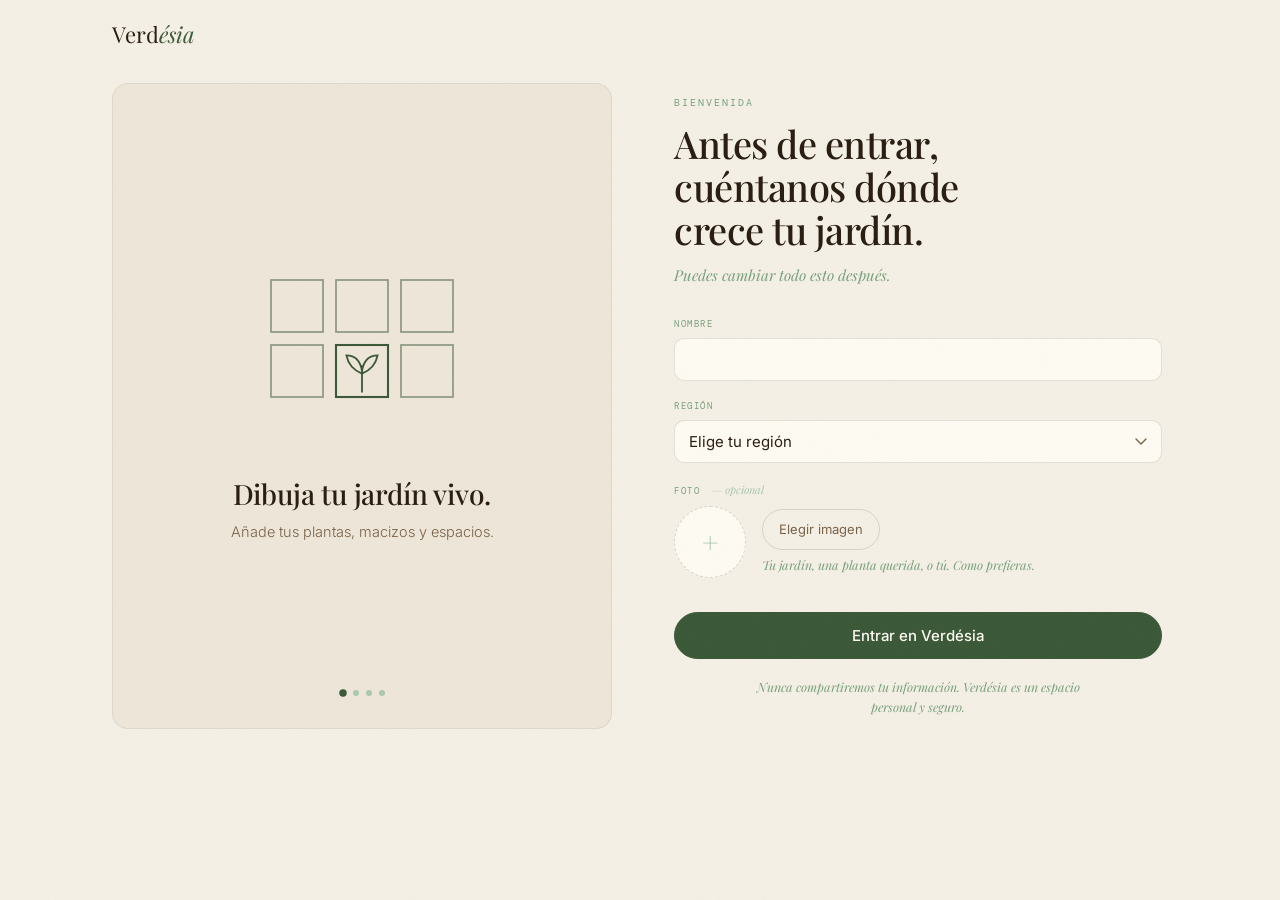
<file: index.html>
<!doctype html>
<html lang="es">
<head>
  <meta charset="utf-8" />
  <title>Verdésia</title>

  <meta http-equiv="refresh" content="0; url=./verdesia_today.html" />

  <script>
    window.location.replace('./verdesia_today.html');
  </script>
</head>
<body>
  <p>Redirigiendo a Verdésia…</p>
</body>
</html>
</file>
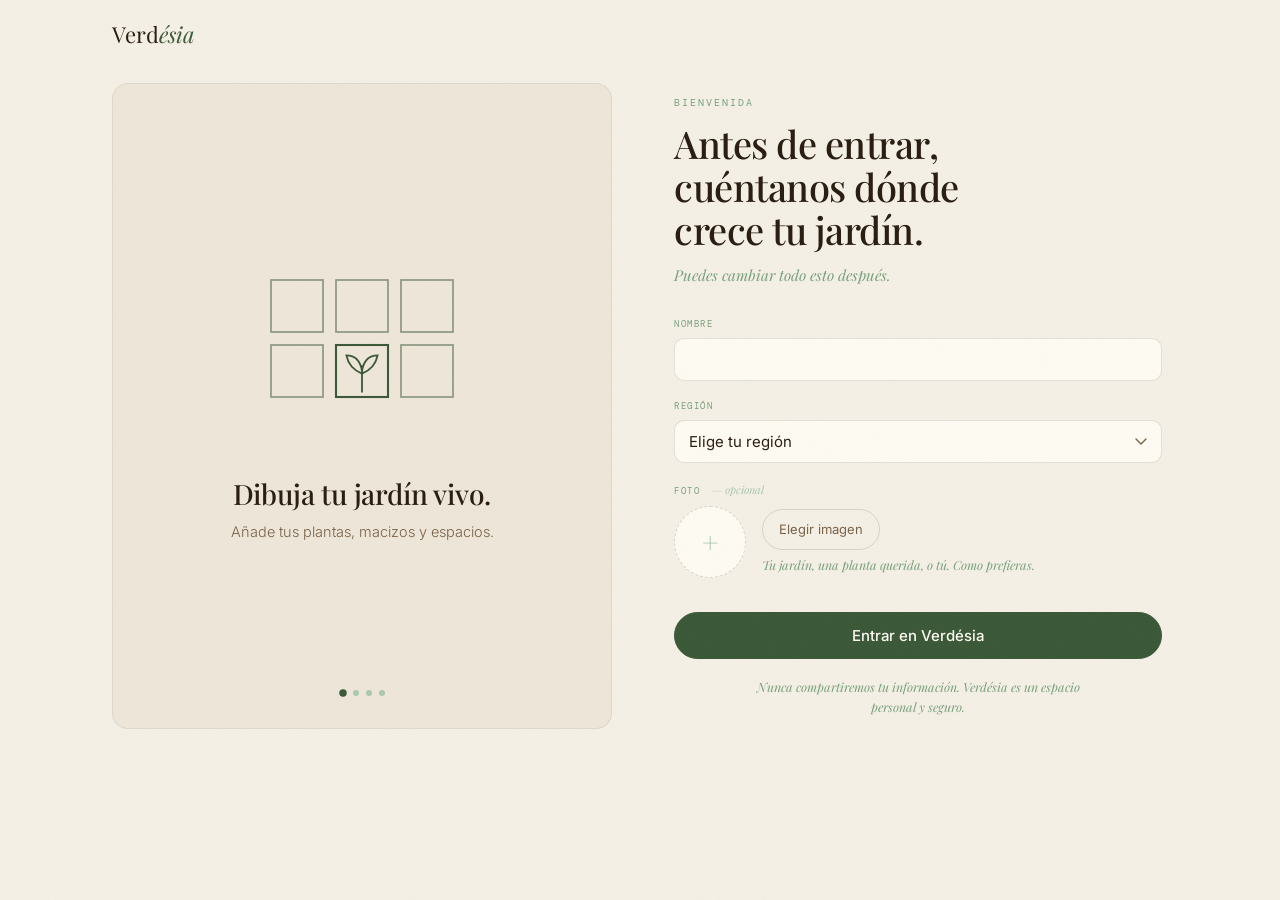
<file: verdesia_brote.html>
<!DOCTYPE html>
<html lang="es">
<head>
<meta charset="UTF-8">
<meta name="viewport" content="width=device-width, initial-scale=1.0, viewport-fit=cover">
<meta name="theme-color" content="#3B5838">
<meta name="apple-mobile-web-app-capable" content="yes">
<meta name="apple-mobile-web-app-status-bar-style" content="default">
<meta name="apple-mobile-web-app-title" content="Verdésia">
<link rel="manifest" href="manifest.json">
<link rel="icon" type="image/png" sizes="32x32" href="icons/favicon-32.png">
<link rel="apple-touch-icon" sizes="180x180" href="icons/icon-180-apple.png">
<title>Verdésia — Lectura del huerto</title>
<link rel="preconnect" href="https://fonts.googleapis.com">
<link href="https://fonts.googleapis.com/css2?family=Playfair+Display:ital,wght@0,400;0,600;0,700;1,400;1,600&family=Inter:wght@300;400;500;600&family=DM+Mono:wght@400;500&display=swap" rel="stylesheet">

<style>

/* ═══════════════════════════════════════ TOKENS ═══════════════════════════════════════ */
:root {
  --soil:   #2A1E12;
  --bark:   #4A3626;
  --bark-lt:#7A6248;
  --moss:   #3B5838;
  --moss-lt:#4D7050;
  --sage:   #78A07C;
  --sage-lt:#A9C8AD;
  --straw:  #E6D7B0;
  --cream:  #F4EFE5;
  --parch:  #EDE6D8;
  --rust:   #B55A28;
  --sun:    #C8A03A;
  --white:  #FDFAF2;
  --font-d: 'Playfair Display', Georgia, serif;
  --font-b: 'Inter', system-ui, -apple-system, 'Segoe UI', sans-serif;
  --font-m: 'DM Mono', monospace;
  --ease:   cubic-bezier(.16,1,.3,1);
}

*, *::before, *::after { box-sizing: border-box; margin: 0; padding: 0; }
[hidden] { display: none !important; }
html { scroll-behavior: smooth; }

body {
  background: var(--cream);
  color: var(--soil);
  font-family: var(--font-b);
  font-size: 15.5px;
  line-height: 1.7;
  min-height: 100vh;
  -webkit-font-smoothing: antialiased;
  -moz-osx-font-smoothing: grayscale;
}
body::after {
  content: '';
  position: fixed; inset: 0; z-index: 999; pointer-events: none;
  background: url("data:image/svg+xml,%3Csvg viewBox='0 0 512 512' xmlns='http://www.w3.org/2000/svg'%3E%3Cfilter id='n'%3E%3CfeTurbulence type='fractalNoise' baseFrequency='.8' numOctaves='4' stitchTiles='stitch'/%3E%3C/filter%3E%3Crect width='100%25' height='100%25' filter='url(%23n)' opacity='.025'/%3E%3C/svg%3E");
  opacity: .55;
}

/* ═══════════════════════════════════════ NAV ═══════════════════════════════════════ */
.nav {
  position: sticky; top: 0; z-index: 400;
  display: flex; align-items: center; justify-content: space-between;
  padding: 0 48px; height: 72px;
  background: rgba(253,250,242,.93);
  backdrop-filter: blur(16px);
  border-bottom: 1px solid rgba(42,30,18,.06);
}
.nav-logo {
  font-family: var(--font-d); font-size: 22px;
  color: var(--soil); text-decoration: none;
  position: relative; line-height: 1.1;
}
.nav-logo em { color: var(--moss); font-style: italic; }
.nav-logo::after {
  content: 'Cultiva tu autonomía';
  position: absolute; top: 100%; left: 0;
  margin-top: 6px;
  font-family: var(--font-d); font-size: 12.5px;
  color: var(--moss-lt); font-style: italic;
  font-weight: 400; letter-spacing: .15px;
  white-space: nowrap; pointer-events: none;
}
@media (max-width: 380px) { .nav-logo::after { display: none; } }

.nav-links {
  position: absolute; left: 50%; transform: translateX(-50%);
  display: flex; gap: 28px; align-items: center;
}
.nav-link {
  font-family: var(--font-m); font-size: 9.5px;
  color: var(--sage); letter-spacing: 2px; text-transform: uppercase;
  text-decoration: none; transition: color .18s;
  padding-bottom: 2px; border-bottom: 1px solid transparent;
}
.nav-link.active { color: var(--soil); border-bottom-color: var(--moss); }
.nav-link:hover  { color: var(--bark); }
.nav-r { display: flex; align-items: center; gap: 14px; }

/* ═══════════════════════════════════════ PAGE HEAD ═══════════════════════════════════════ */
.page-head {
  padding: 36px 40px 24px;
  border-bottom: 1px solid rgba(42,30,18,.06);
  max-width: 920px; margin: 0 auto;
}
.page-eyebrow {
  font-family: var(--font-m); font-size: 9.5px;
  color: var(--sage); letter-spacing: 2px; text-transform: uppercase;
  margin-bottom: 8px;
}
.page-title {
  font-family: var(--font-d);
  font-size: clamp(28px, 4vw, 42px);
  color: var(--soil); line-height: 1.05; letter-spacing: -.6px;
}
.page-title em { color: var(--moss); font-style: italic; }
.page-sub {
  font-size: 14px; color: var(--bark-lt); font-weight: 300;
  margin-top: 10px; max-width: 540px;
}

/* ═══════════════════════════════════════ MAIN ═══════════════════════════════════════ */
.diag-wrap {
  max-width: 720px; margin: 0 auto;
  padding: 32px 40px 56px;
  display: flex; flex-direction: column; gap: 24px;
}

/* ─── capture frame ─── */
.capture-frame {
  width: 100%;
  aspect-ratio: 4 / 3;
  background: var(--parch);
  border: 1px solid rgba(42,30,18,.08);
  border-radius: 14px;
  display: flex; align-items: center; justify-content: center;
  overflow: hidden;
}
.capture-frame img { width: 100%; height: 100%; object-fit: cover; display: block; }
.capture-empty {
  text-align: center; padding: 24px;
  color: var(--bark-lt); font-weight: 300;
}
.capture-empty p { margin: 0; }
.capture-empty .hint {
  margin-top: 8px;
  font-family: var(--font-d); font-style: italic;
  color: var(--sage); font-size: 14px;
}

/* ─── actions ─── */
.capture-actions {
  display: flex; flex-wrap: wrap; gap: 10px;
}
.btn-prim, .btn-sec, .visually-hidden { font-family: var(--font-b); }
.visually-hidden {
  position: absolute; width: 1px; height: 1px;
  padding: 0; margin: -1px; overflow: hidden;
  clip: rect(0, 0, 0, 0); white-space: nowrap; border: 0;
}
.btn-prim, .btn-sec {
  flex: 1 1 auto; min-width: 140px;
  display: inline-flex; align-items: center; justify-content: center;
  padding: 11px 22px; border-radius: 100px;
  font-size: 14px; font-weight: 500;
  cursor: pointer; user-select: none;
  transition: background .18s, color .18s, border-color .18s, opacity .15s;
}
.btn-prim {
  background: var(--moss); color: var(--white); border: 1px solid var(--moss);
}
.btn-prim:hover:not(:disabled) { background: var(--soil); border-color: var(--soil); }
.btn-prim:disabled { opacity: .45; cursor: not-allowed; }
.btn-sec {
  background: transparent; color: var(--bark-lt);
  border: 1px solid rgba(42,30,18,.14);
}
.btn-sec:hover { color: var(--soil); border-color: rgba(42,30,18,.3); }

.capture-note {
  font-family: var(--font-d); font-style: italic;
  color: var(--sage); font-size: 13px;
  line-height: 1.55;
}

/* ─── status (loading + error) ─── */
.status {
  padding: 14px 18px;
  background: var(--parch);
  border: 1px solid rgba(42,30,18,.08);
  border-radius: 12px;
  font-family: var(--font-d); font-style: italic;
  color: var(--bark-lt); text-align: center;
}
.status.is-error {
  font-style: normal;
  color: var(--rust);
  background: #f6e9da;
  border-color: rgba(181,90,40,.18);
}

/* ─── result cards ─── */
.result {
  display: grid; grid-template-columns: 1fr; gap: 12px;
}
.result-card {
  padding: 18px 20px;
  background: var(--white);
  border: 1px solid rgba(42,30,18,.06);
  border-radius: 12px;
}
.result-card h2 {
  font-family: var(--font-m); font-size: 8.5px;
  color: var(--sage); letter-spacing: 1.5px; text-transform: uppercase;
  margin-bottom: 10px; font-weight: 500;
}
.result-card p,
.result-card li {
  font-size: 14px; color: var(--bark); font-weight: 300;
  line-height: 1.7;
}
.result-card ul { padding-left: 20px; }
.result-card li { margin-bottom: 4px; }
.result-card li:last-child { margin-bottom: 0; }
.result-card--meta .confidence { font-style: italic; color: var(--moss); }
.result-card .warning {
  margin-top: 10px;
  color: var(--rust);
  font-size: 13px;
  font-style: italic;
}
.result-card .warning:empty { display: none; }

/* ─── lectura general (multi-plant overview) ─── */
.result-card-eyebrow {
  font-family: var(--font-m); font-size: 8.5px;
  color: var(--sage); letter-spacing: 1.5px; text-transform: uppercase;
  margin-bottom: 10px; font-weight: 500;
}
.lectura-general .lectura-summary {
  font-family: var(--font-d); font-size: 16px; line-height: 1.5;
  color: var(--soil); margin-bottom: 12px;
}
.lectura-meta {
  display: flex; flex-wrap: wrap; align-items: center; gap: 10px;
  margin-bottom: 14px;
}
.health-badge {
  font-family: var(--font-m); font-size: 9.5px;
  letter-spacing: 1px; text-transform: uppercase;
  padding: 5px 11px; border-radius: 100px;
  background: var(--parch); color: var(--bark);
  border: 1px solid rgba(42,30,18,.08);
}
.health-badge--good     { background: #e3eddc; color: var(--moss); }
.health-badge--mixed    { background: #efe7d4; color: var(--bark); }
.health-badge--stressed { background: #f6e9da; color: var(--rust); }
.health-badge--unclear  { background: var(--parch); color: var(--bark-lt); }
.lectura-count {
  font-family: var(--font-d); font-style: italic;
  font-size: 13.5px; color: var(--bark-lt);
}
.subsection {
  font-family: var(--font-m); font-size: 8.5px;
  color: var(--sage); letter-spacing: 1.3px; text-transform: uppercase;
  margin: 14px 0 6px; font-weight: 500;
}
.subsection--good    { color: var(--moss); }
.subsection--concern { color: var(--rust); }
.do-list--priority li,
.do-list--now li        { color: var(--soil); font-weight: 400; }
.do-list--good li::marker    { color: var(--moss); }
.do-list--concern li::marker { color: var(--rust); }

/* ─── environment observations grid (Lectura general) ─── */
.env-grid {
  display: grid; grid-template-columns: 110px 1fr; gap: 6px 14px;
  margin: 14px 0 4px;
}
.env-grid dt {
  font-family: var(--font-m); font-size: 9px;
  color: var(--sage); letter-spacing: 1.2px; text-transform: uppercase;
  align-self: start; padding-top: 2px;
}
.env-grid dd { font-size: 14px; color: var(--bark); font-weight: 300; line-height: 1.6; }

/* ─── stress tags ─── */
.tag--stress {
  border: 1px solid rgba(42,30,18,.08);
}
.tag--stress-low    { background: #e3eddc; color: var(--moss); }
.tag--stress-medium { background: #efe7d4; color: var(--bark); }
.tag--stress-high   { background: #f6e9da; color: var(--rust); }

/* ─── monitor card ─── */
.result-card--monitor h2 { color: var(--bark-lt); }
.result-card--monitor li { color: var(--bark); }

/* ─── carte "Preparar mapa del jardín" — invitación calma a la
   reconstrucción aproximada del huerto. Vive al final del flujo,
   después del save. Wash moss-cream para destacar suavemente sin
   gritar. */
.result-card--reconstruct {
  background: #f6f4e9;
  border-color: rgba(59,88,56,.20);
  text-align: center;
  padding: 22px 22px 24px;
}
.reconstruct-headline {
  font-family: var(--font-d);
  font-size: 19px; color: var(--soil);
  line-height: 1.3; margin: 4px 0 10px;
}
.reconstruct-headline em { color: var(--moss); font-style: italic; }
.reconstruct-line {
  font-family: var(--font-d); font-style: italic;
  color: var(--bark-lt); font-size: 14px;
  line-height: 1.6; max-width: 460px;
  margin: 0 auto 16px;
}
.reconstruct-btn {
  display: inline-block;
  padding: 10px 24px; border-radius: 100px;
  background: var(--moss); color: var(--white);
  border: 1px solid var(--moss);
  font-family: var(--font-b); font-size: 13.5px; font-weight: 500;
  cursor: pointer;
  transition: background .18s, border-color .18s;
}
.reconstruct-btn:hover:not(:disabled) {
  background: var(--soil); border-color: var(--soil);
}
.reconstruct-btn:disabled { opacity: .55; cursor: default; }

/* ─── carte "Guardar esta observación" — invitación calma a la
   memoria del huerto. Vive al final del flujo de lectura, después
   de la nota gentil. Ton sage, sin botón gritón. */
.result-card--save {
  background: #fbf9f2;
  border-color: rgba(59,88,56,.18);
  text-align: center;
  padding: 22px 22px 24px;
}
.save-line {
  font-family: var(--font-d); font-style: italic;
  color: var(--bark-lt); font-size: 14px;
  line-height: 1.6; margin: 4px auto 16px;
  max-width: 460px;
}
.save-obs-btn {
  display: inline-block;
  padding: 9px 22px; border-radius: 100px;
  background: transparent; color: var(--moss);
  border: 1px solid rgba(59,88,56,.45);
  font-family: var(--font-b); font-size: 13.5px; font-weight: 500;
  cursor: pointer;
  transition: background .18s, color .18s, border-color .18s;
}
.save-obs-btn:hover:not(:disabled) {
  background: var(--moss); color: var(--white); border-color: var(--moss);
}
.save-obs-btn:disabled { opacity: .55; cursor: default; }
.save-status {
  margin-top: 12px;
  font-family: var(--font-d); font-style: italic;
  color: var(--moss); font-size: 13.5px;
  line-height: 1.55;
}
.save-status .plus-soft-cta { margin-left: 6px; vertical-align: baseline; }

/* ─── carte limite atteinte + soft CTA vers Verdésia Plus ───────
   Hiérarchie éditoriale calme : eyebrow (mono) → titre serif →
   ligne sage italique → CTA mono soulignée. Sans rouge d'alarme. */
.result-card--limit {
  background: var(--white);
  border-color: rgba(59,88,56,.16);
  text-align: center;
  padding: 28px 24px 24px;
}
.limit-headline {
  font-family: var(--font-d); font-size: 22px;
  color: var(--soil); line-height: 1.2; letter-spacing: -.3px;
  margin: 6px 0 12px;
}
.limit-headline em { color: var(--moss); font-style: italic; }
.limit-line {
  font-family: var(--font-d); font-style: italic;
  color: var(--bark-lt); font-size: 14.5px;
  line-height: 1.6;
  max-width: 420px;
  margin: 0 auto 18px;
}
.plus-soft-cta {
  display: inline-flex; align-items: center; justify-content: center;
  margin-top: 4px;
  padding: 4px 0;
  font-family: var(--font-m); font-size: 10px;
  letter-spacing: 1.6px; text-transform: uppercase;
  color: var(--moss); text-decoration: none;
  border-bottom: 1px solid rgba(59,88,56,.32);
  transition: color .18s, border-color .18s, gap .18s;
  gap: 4px;
}
.plus-soft-cta:hover { gap: 8px; color: var(--soil); border-bottom-color: var(--soil); }

/* ─── plant card (per detected plant) ─── */
.plants-section-header {
  font-family: var(--font-m); font-size: 9.5px;
  color: var(--sage); letter-spacing: 2px; text-transform: uppercase;
  margin: 6px 2px -4px; font-weight: 500;
}
.plant-card { padding-top: 16px; }
.plant-card-header { margin-bottom: 10px; }
.plant-card-title {
  display: flex; flex-wrap: wrap; align-items: baseline; gap: 10px;
  font-family: var(--font-d); font-size: 18px; line-height: 1.2;
  color: var(--soil); margin-bottom: 8px;
}
.plant-card-num {
  font-family: var(--font-m); font-size: 9.5px;
  color: var(--sage); letter-spacing: 1.5px; text-transform: uppercase;
}
.plant-card-name { font-weight: 500; }
.plant-card-tags { display: flex; flex-wrap: wrap; gap: 6px; }
.tag {
  font-family: var(--font-m); font-size: 9px;
  letter-spacing: .8px; padding: 4px 9px;
  border-radius: 100px; border: 1px solid rgba(42,30,18,.08);
  background: var(--parch); color: var(--bark-lt);
}
.tag--conf-high   { color: var(--moss); background: #e3eddc; }
.tag--conf-medium { color: var(--bark); background: #efe7d4; }
.tag--conf-low    { color: var(--bark-lt); background: var(--parch); }
.tag--pos { background: transparent; }

.plant-block { margin-top: 12px; }
.plant-block p { font-size: 14px; color: var(--bark); font-weight: 300; line-height: 1.7; }
.maturity-label { font-family: var(--font-d); color: var(--moss); font-style: italic; font-size: 15px; }
.maturity-desc  { margin-top: 4px; }
.maturity-next  { margin-top: 4px; color: var(--bark-lt); font-size: 13px; }

.plant-obs-grid {
  display: grid; grid-template-columns: 110px 1fr; gap: 6px 14px;
  margin: 12px 0 4px;
}
.plant-obs-grid dt {
  font-family: var(--font-m); font-size: 9px;
  color: var(--sage); letter-spacing: 1.2px; text-transform: uppercase;
  align-self: start; padding-top: 2px;
}
.plant-obs-grid dd { font-size: 14px; color: var(--bark); font-weight: 300; line-height: 1.6; }

/* ─── contribution receipt (silent) ─── */
.contribution-card {
  background: #fbf7ee;
  border-color: rgba(120,160,124,.22);
}
.contribution-card .contribution-text { font-size: 14px; }

/* ─── contribution panel (legacy slot — kept for backward compat) ─── */
.contribution {
  margin-top: 4px;
  padding: 20px 22px;
  background: var(--white);
  border: 1px solid rgba(120,160,124,.18);
  border-radius: 12px;
  display: flex; flex-direction: column; gap: 14px;
}
.contribution-text {
  font-size: 14.5px; color: var(--soil); font-weight: 300;
  line-height: 1.7;
}
.contribution-note {
  font-size: 12.5px; color: var(--sage); font-style: italic;
  font-family: var(--font-d);
}
.contribution-actions {
  display: flex; flex-wrap: wrap; gap: 10px;
}
.contribution-snippet {
  padding: 14px 16px;
  background: var(--parch);
  border: 1px solid rgba(42,30,18,.08);
  border-radius: 10px;
  font-family: var(--font-m); font-size: 11.5px;
  line-height: 1.65; color: var(--bark);
  white-space: pre; overflow-x: auto;
  max-height: 320px; overflow-y: auto;
  -webkit-overflow-scrolling: touch;
}

/* ─── QA Vision test panel ──────────────────────────────────
   Visible UNIQUEMENT en mode test (?test=vision). Petit panneau
   bottom-right discret pour observer modèle/latence/compteurs.
   Aucun impact sur le mode normal. */
.qa-vision-panel {
  position: fixed;
  bottom: 16px; right: 16px;
  z-index: 8500;
  width: 230px;
  background: rgba(42,30,18,.92);
  color: var(--straw);
  border: 1px solid rgba(120,160,124,.35);
  border-radius: 10px;
  padding: 10px 12px 12px;
  font-family: var(--font-m);
  font-size: 10px;
  letter-spacing: .3px;
  box-shadow: 0 6px 20px rgba(0,0,0,.25);
  pointer-events: none;
  user-select: none;
}
.qa-vp-head {
  color: var(--sage);
  text-transform: uppercase;
  letter-spacing: 1.4px;
  font-size: 9px;
  padding-bottom: 6px;
  margin-bottom: 6px;
  border-bottom: 1px solid rgba(120,160,124,.18);
}
.qa-vp-body { margin: 0; }
.qa-vp-body dt {
  color: var(--sage-lt);
  text-transform: uppercase;
  letter-spacing: .8px;
  font-size: 9px;
  margin-top: 4px;
}
.qa-vp-body dd {
  margin: 0 0 2px;
  color: var(--white);
  font-size: 11px;
  font-weight: 500;
}
@media (max-width: 480px) {
  .qa-vision-panel { width: 180px; bottom: 8px; right: 8px; padding: 8px 10px 10px; }
}

/* ═══════════════════════════════════════ FOOTER ═══════════════════════════════════════ */
.footer {
  margin-top: 24px;
  padding: 32px 40px;
  border-top: 1px solid rgba(42,30,18,.06);
  display: flex; align-items: center; justify-content: space-between; gap: 18px;
  flex-wrap: wrap;
}
.footer-logo { font-family: var(--font-d); font-size: 16px; color: var(--soil); }
.footer-links { display: flex; gap: 18px; flex-wrap: wrap; }
.footer-links a {
  font-family: var(--font-m); font-size: 9.5px;
  color: var(--sage); letter-spacing: 1.5px; text-transform: uppercase;
  text-decoration: none; transition: color .15s;
}
.footer-links a:hover { color: var(--soil); }
.footer-cite {
  font-family: var(--font-m); font-size: 9px;
  color: var(--sage-lt); letter-spacing: 1px;
}

/* ═══════════════════════════════════════ MOBILE ═══════════════════════════════════════ */
@media (max-width: 720px) {
  .nav { padding: 0 18px; }
  .nav-links { display: none; }
  .page-head { padding: 28px 20px 20px; }
  .diag-wrap { padding: 24px 18px 48px; }
  .btn-prim, .btn-sec { min-width: 0; flex-basis: 100%; }
  .footer { padding: 24px 20px; }
}

</style>
</head>
<body>

<!-- ═══════════════════ NAV -->
<nav class="nav">
  <a href="verdesia_landing.html" class="nav-logo">Verd<em>ésia</em></a>
  <div class="nav-links">
    <a class="nav-link" href="verdesia_today.html"    id="nlHoy">Hoy</a>
    <a class="nav-link" href="verdesia_jardin.html"   id="nlJardin">Mi jardín</a>
    <a class="nav-link" href="verdesia_explorer.html" id="nlPlantas">Plantas</a>
    <a class="nav-link active" href="verdesia_brote.html" id="nlDiag">Lectura del huerto</a>
    <a class="nav-link" href="verdesia_observaciones.html" id="nlMemoria">Memoria</a>
  </div>
  <div class="nav-r">
  </div>
</nav>

<!-- ═══════════════════ PAGE HEAD -->
<header class="page-head">
  <div class="page-eyebrow">Lectura del huerto</div>
  <h1 class="page-title">Observa tu <em>huerto</em></h1>
  <p class="page-sub">Una observación tranquila de tu huerto. Toma una foto amplia — un bancal, una hilera de macetas, o una vista general — y recibe una lectura calma del conjunto.</p>
</header>

<!-- ═══════════════════ MAIN -->
<main class="diag-wrap">

  <!-- capture -->
  <section aria-label="Captura de imagen">
    <div class="capture-frame" id="preview" aria-live="polite">
      <div class="capture-empty">
        <p>Aquí aparecerá tu huerto.</p>
        <p class="hint">Una foto amplia, con buena luz, ayuda a la lectura del conjunto.</p>
      </div>
    </div>

    <div class="capture-actions" style="margin-top:16px">
      <label class="btn-sec" for="camera-input">
        Tomar foto
        <input id="camera-input" class="visually-hidden" type="file" accept="image/*" capture="environment">
      </label>

      <label class="btn-sec" for="upload-input">
        Subir imagen
        <input id="upload-input" class="visually-hidden" type="file" accept="image/*">
      </label>

      <button id="analyze-btn" class="btn-prim" type="button" disabled>
        Leer el huerto
      </button>
    </div>

    <p class="capture-note" style="margin-top:12px">
      Esta lectura es aproximada. Tu propia observación del jardín sigue siendo esencial.
    </p>
  </section>

  <!-- status -->
  <section id="status" class="status" hidden></section>

  <!-- result -->
  <section id="result" class="result" hidden aria-label="Resultado de la observación">
    <article class="result-card">
      <h2>Planta probable</h2>
      <p id="r-plant">—</p>
    </article>

    <article class="result-card">
      <h2>Estado general</h2>
      <p id="r-health">—</p>
    </article>

    <article class="result-card">
      <h2>Agua</h2>
      <p id="r-water">—</p>
    </article>

    <article class="result-card">
      <h2>Luz</h2>
      <p id="r-light">—</p>
    </article>

    <article class="result-card">
      <h2>Posibles problemas</h2>
      <ul id="r-issues"></ul>
    </article>

    <article class="result-card">
      <h2>Qué hacer ahora</h2>
      <ul id="r-todo"></ul>
    </article>

    <article class="result-card result-card--meta">
      <h2>Confianza de la lectura</h2>
      <p id="r-confidence" class="confidence">—</p>
      <p id="r-warning" class="warning"></p>
    </article>
  </section>

  <!-- contribution -->
  <section id="contribution" class="contribution" hidden aria-label="Contribución al catálogo"></section>

</main>

<!-- ═══════════════════ FOOTER -->
<footer class="footer">
  <div class="footer-logo">Verdésia</div>
  <div class="footer-links">
    <a href="verdesia_today.html"    id="ftHome">Hoy</a>
    <a href="verdesia_jardin.html"   id="ftJardin">Mi jardín</a>
    <a href="verdesia_explorer.html" id="ftPlants">Plantas</a>
    <a href="verdesia_brote.html"    id="ftDiag">Lectura del huerto</a>
    <a href="verdesia_observaciones.html" id="ftMemoria">Memoria</a>
  </div>
  <div class="footer-cite">CHILE · MVP 2025</div>
</footer>

<!-- ═══════════════════ SCRIPTS -->
<!-- Catálogo y persistencia compartidos con el resto de la app -->
<script src="plants.js"></script>
<script src="storage.js"></script>
<!-- Façade régionale chargée tôt — t() peut résoudre {region} immédiatement -->
<script src="verdesia_region_config.js"></script>
<script src="verdesia_plan.js"></script>
<!-- garden.js para getCurrentSeason() en el guardado de observaciones -->
<script src="garden.js"></script>
<!-- Memoria del huerto — capa de persistencia de observaciones -->
<script src="observations.js"></script>
<!-- Reconstrucción aproximada — generator + draft session -->
<script src="garden_reconstruction.js"></script>
<script src="onboarding.js"></script>

<!-- Aucun bridge contribution chargé : Verdésia est un outil d'observation
     calme. Le catalogue (plants.js) est curé manuellement par les admins. -->

<!-- Endpoint de visión:
     - vacío / no definido  → usa /api/diagnose (misma origen; requiere
       que Verdésia esté desplegada en Vercel con la función)
     - 'https://…/api/diagnose' → llama al despliegue remoto (CORS habilitado)
     Define window.BROTE_API_URL para sobreescribir el comportamiento por defecto. -->
<script>
  // window.BROTE_API_URL = 'https://brote.vercel.app/api/diagnose';
</script>

<!-- Lógica principal (sincronizada con Brote/app.js — ver cabecera del archivo) -->
<script src="brote_app.js"></script>

<!-- Perfil global de Verdésia (avatar, saludo, guardia de intro) -->
<script src="verdesia_profile.js" defer></script>

</body>
</html>
</file>
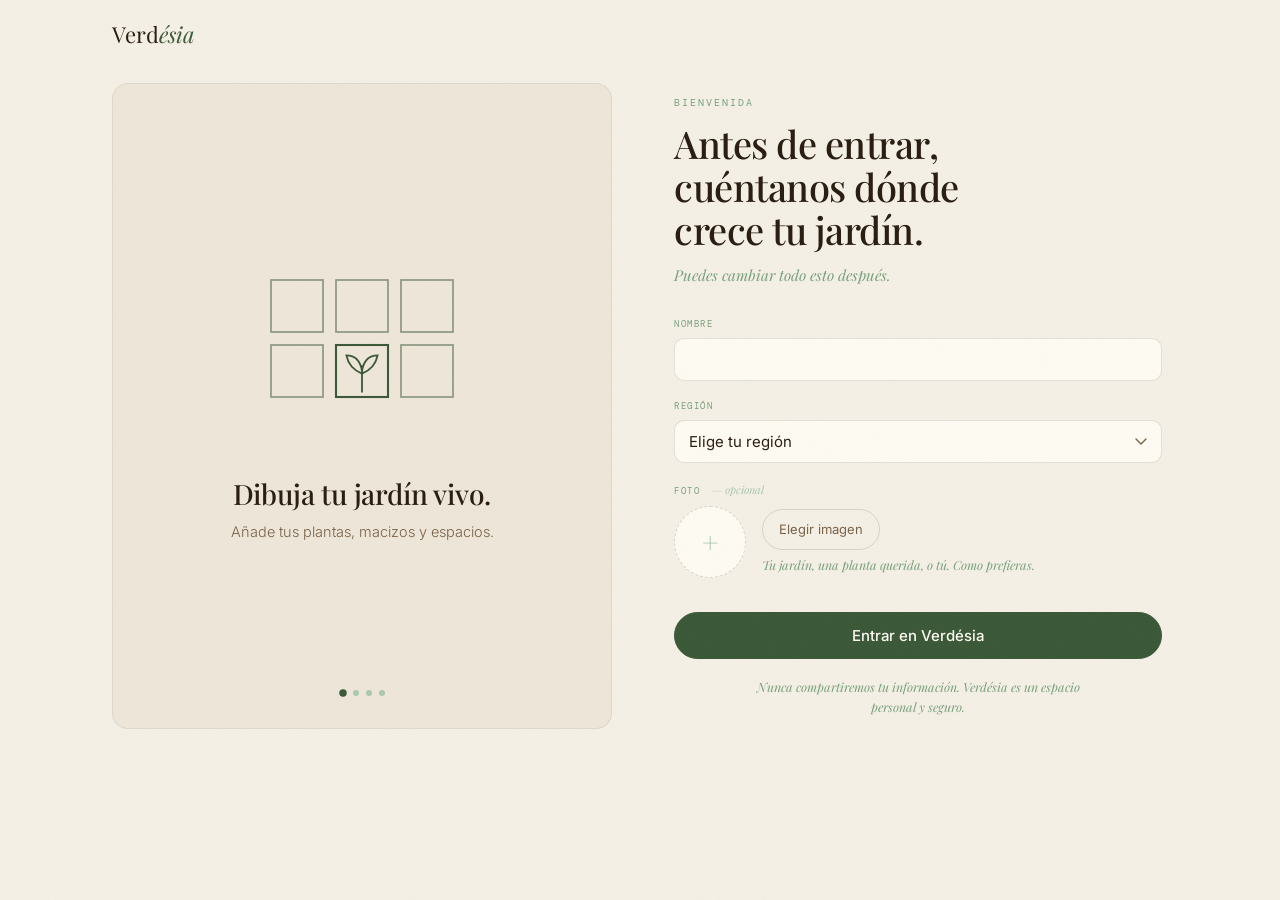
<file: verdesia_intro.html>
<!DOCTYPE html>
<html lang="es">
<head>
<meta charset="UTF-8">
<meta name="viewport" content="width=device-width, initial-scale=1.0, viewport-fit=cover">
<meta name="theme-color" content="#3B5838">
<meta name="apple-mobile-web-app-capable" content="yes">
<meta name="apple-mobile-web-app-status-bar-style" content="default">
<meta name="apple-mobile-web-app-title" content="Verdésia">
<link rel="manifest" href="manifest.json">
<link rel="icon" type="image/png" sizes="32x32" href="icons/favicon-32.png">
<link rel="apple-touch-icon" sizes="180x180" href="icons/icon-180-apple.png">
<title>Verdésia — Cuéntanos dónde crece tu jardín</title>
<link rel="preconnect" href="https://fonts.googleapis.com">
<link href="https://fonts.googleapis.com/css2?family=Playfair+Display:ital,wght@0,400;0,600;0,700;1,400;1,600&family=Inter:wght@300;400;500;600&family=DM+Mono:wght@400;500&display=swap" rel="stylesheet">
<link rel="stylesheet" href="verdesia_intro.css">
</head>
<body>

<!-- ═══════════════ DISCREET WORDMARK ═══════════════ -->
<header class="intro-mast">
  <a href="verdesia_intro.html" class="intro-logo" aria-label="Verdésia">Verd<em>ésia</em></a>
</header>

<!-- ═══════════════ MAIN LAYOUT ═══════════════ -->
<main class="intro-wrap">

  <!-- ─── LEFT · Visual sequence ─── -->
  <section class="intro-visual" aria-label="Lo que ofrece Verdésia">

    <div class="seq-stage" id="seqStage">

      <article class="seq-panel" data-step="0">
        <div class="seq-illu">
          <svg viewBox="0 0 200 160" aria-hidden="true">
            <!-- garden grid -->
            <g stroke="currentColor" stroke-width="1.3" fill="none" opacity=".55">
              <rect x="30" y="30" width="40" height="40"/>
              <rect x="80" y="30" width="40" height="40"/>
              <rect x="130" y="30" width="40" height="40"/>
              <rect x="30" y="80" width="40" height="40"/>
              <rect x="80" y="80" width="40" height="40"/>
              <rect x="130" y="80" width="40" height="40"/>
            </g>
            <!-- highlighted cell -->
            <rect x="80" y="80" width="40" height="40" stroke="currentColor" stroke-width="1.6" fill="none"/>
            <!-- placed plant -->
            <g stroke="currentColor" stroke-width="1.4" fill="none" stroke-linecap="round">
              <path d="M100 116 V96"/>
              <path d="M100 102 Q90 98 88 88 Q98 88 100 100"/>
              <path d="M100 102 Q110 98 112 88 Q102 88 100 100"/>
            </g>
          </svg>
        </div>
        <div class="seq-text">
          <h2>Dibuja tu jardín vivo.</h2>
          <p>Añade tus plantas, macizos y espacios.</p>
        </div>
      </article>

      <article class="seq-panel" data-step="1">
        <div class="seq-illu">
          <svg viewBox="0 0 200 160" aria-hidden="true">
            <!-- growing plant on left -->
            <g stroke="currentColor" stroke-width="1.4" fill="none" stroke-linecap="round">
              <path d="M50 135 V70"/>
              <path d="M50 100 Q35 92 28 78"/>
              <path d="M50 90 Q66 82 72 68"/>
              <path d="M50 78 Q40 70 36 60"/>
              <line x1="32" y1="135" x2="68" y2="135" opacity=".55"/>
            </g>
            <!-- calendar grid on right -->
            <g stroke="currentColor" stroke-width="1.2" fill="none">
              <rect x="100" y="40" width="80" height="85" rx="3" opacity=".7"/>
              <line x1="100" y1="58" x2="180" y2="58" opacity=".7"/>
              <g opacity=".4">
                <line x1="120" y1="58" x2="120" y2="125"/>
                <line x1="140" y1="58" x2="140" y2="125"/>
                <line x1="160" y1="58" x2="160" y2="125"/>
                <line x1="100" y1="80" x2="180" y2="80"/>
                <line x1="100" y1="102" x2="180" y2="102"/>
              </g>
              <!-- marked cell -->
              <circle cx="150" cy="91" r="6" stroke-width="1.4" opacity=".9"/>
            </g>
          </svg>
        </div>
        <div class="seq-text">
          <h2>Sigue siembras, cosechas y cuidados.</h2>
          <p>Calendario, tareas y recordatorios suaves.</p>
        </div>
      </article>

      <article class="seq-panel" data-step="2">
        <div class="seq-illu">
          <svg viewBox="0 0 200 160" aria-hidden="true">
            <!-- phone -->
            <g stroke="currentColor" stroke-width="1.3" fill="none">
              <rect x="58" y="22" width="62" height="115" rx="9" opacity=".75"/>
              <rect x="64" y="32" width="50" height="80" rx="2" opacity=".4"/>
              <circle cx="89" cy="124" r="3" opacity=".6"/>
            </g>
            <!-- viewfinder corners on the screen -->
            <g stroke="currentColor" stroke-width="1.4" fill="none" stroke-linecap="square">
              <polyline points="70,40 70,46 76,46"/>
              <polyline points="108,40 108,46 102,46"/>
              <polyline points="70,104 70,98 76,98"/>
              <polyline points="108,104 108,98 102,98"/>
            </g>
            <!-- leaf framed -->
            <g stroke="currentColor" stroke-width="1.4" fill="none" stroke-linecap="round">
              <path d="M76 88 Q82 60 102 58 Q102 78 86 92 Z"/>
              <path d="M86 90 L94 72"/>
            </g>
            <!-- soft beam suggestion -->
            <g stroke="currentColor" stroke-width="1" fill="none" opacity=".3">
              <path d="M132 36 L150 30"/>
              <path d="M138 60 L156 60"/>
              <path d="M132 84 L150 90"/>
            </g>
          </svg>
        </div>
        <div class="seq-text">
          <h2>Observa una planta con una foto.</h2>
          <p>Una lectura tranquila para entender y actuar con calma.</p>
        </div>
      </article>

      <article class="seq-panel" data-step="3">
        <div class="seq-illu">
          <svg viewBox="0 0 200 160" aria-hidden="true">
            <!-- open notebook -->
            <g stroke="currentColor" stroke-width="1.3" fill="none">
              <path d="M28 124 L100 116 L172 124 L172 44 L100 36 L28 44 Z" opacity=".75"/>
              <path d="M100 36 V116" opacity=".55"/>
            </g>
            <!-- botanical sketch left -->
            <g stroke="currentColor" stroke-width="1.3" fill="none" stroke-linecap="round">
              <path d="M64 100 V60"/>
              <path d="M64 80 Q52 74 48 64"/>
              <path d="M64 72 Q76 66 80 56"/>
            </g>
            <!-- handwritten lines right -->
            <g stroke="currentColor" stroke-width="1.1" fill="none" opacity=".5" stroke-linecap="round">
              <line x1="114" y1="60" x2="156" y2="58"/>
              <line x1="114" y1="72" x2="160" y2="70"/>
              <line x1="114" y1="84" x2="148" y2="82"/>
              <line x1="114" y1="96" x2="154" y2="94"/>
            </g>
          </svg>
        </div>
        <div class="seq-text">
          <h2>Construye tu memoria vegetal.</h2>
          <p>Un catálogo vivo que crece contigo y con tu jardín.</p>
        </div>
      </article>

    </div>

    <div class="seq-dots" id="seqDots" aria-hidden="true">
      <span data-i="0" class="on"></span>
      <span data-i="1"></span>
      <span data-i="2"></span>
      <span data-i="3"></span>
    </div>

  </section>

  <!-- ─── RIGHT · Form ─── -->
  <section class="intro-form" aria-label="Crear tu perfil">

    <div class="form-head">
      <p class="form-eyebrow">Bienvenida</p>
      <h1 class="form-title">Antes de entrar,<br>cuéntanos dónde<br>crece tu jardín.</h1>
      <p class="form-sub">Puedes cambiar todo esto después.</p>
    </div>

    <form id="introForm" novalidate>

      <label class="field">
        <span class="field-label">Nombre</span>
        <input type="text" name="name" id="fName" autocomplete="given-name" required>
      </label>

      <label class="field">
        <span class="field-label">Región</span>
        <select name="region" id="fRegion" required>
          <option value="" disabled selected>Elige tu región</option>
          <!-- las opciones se inyectan desde VERDESIA_REGION_CONFIG -->
        </select>
      </label>

      <div class="field field--photo">
        <span class="field-label">Foto <span class="field-optional">— opcional</span></span>
        <div class="photo-row">
          <div class="photo-preview" id="fPhotoPreview" aria-hidden="true">
            <span class="photo-empty" id="fPhotoEmpty">+</span>
            <img id="fPhotoImg" alt="" hidden>
          </div>
          <div class="photo-actions">
            <label class="btn-ghost" for="fPhoto">Elegir imagen</label>
            <button type="button" class="btn-ghost btn-ghost--quiet" id="fPhotoClear" hidden>Quitar</button>
            <input type="file" id="fPhoto" accept="image/*" hidden>
            <p class="photo-hint">Tu jardín, una planta querida, o tú. Como prefieras.</p>
          </div>
        </div>
      </div>

      <p class="form-error" id="fError" role="alert" hidden></p>

      <button type="submit" class="btn-prim" id="fSubmit">Entrar en Verdésia</button>

      <p class="form-trust">
        Nunca compartiremos tu información. Verdésia es un espacio personal y seguro.
      </p>

    </form>

  </section>

</main>

<!-- plants.js fournit SEMENCA_ZONES (16 régions chiliennes) — base canonique -->
<script src="plants.js" defer></script>
<script src="storage.js" defer></script>
<script src="verdesia_region_config.js" defer></script>
<script src="verdesia_intro.js" defer></script>

</body>
</html>
</file>
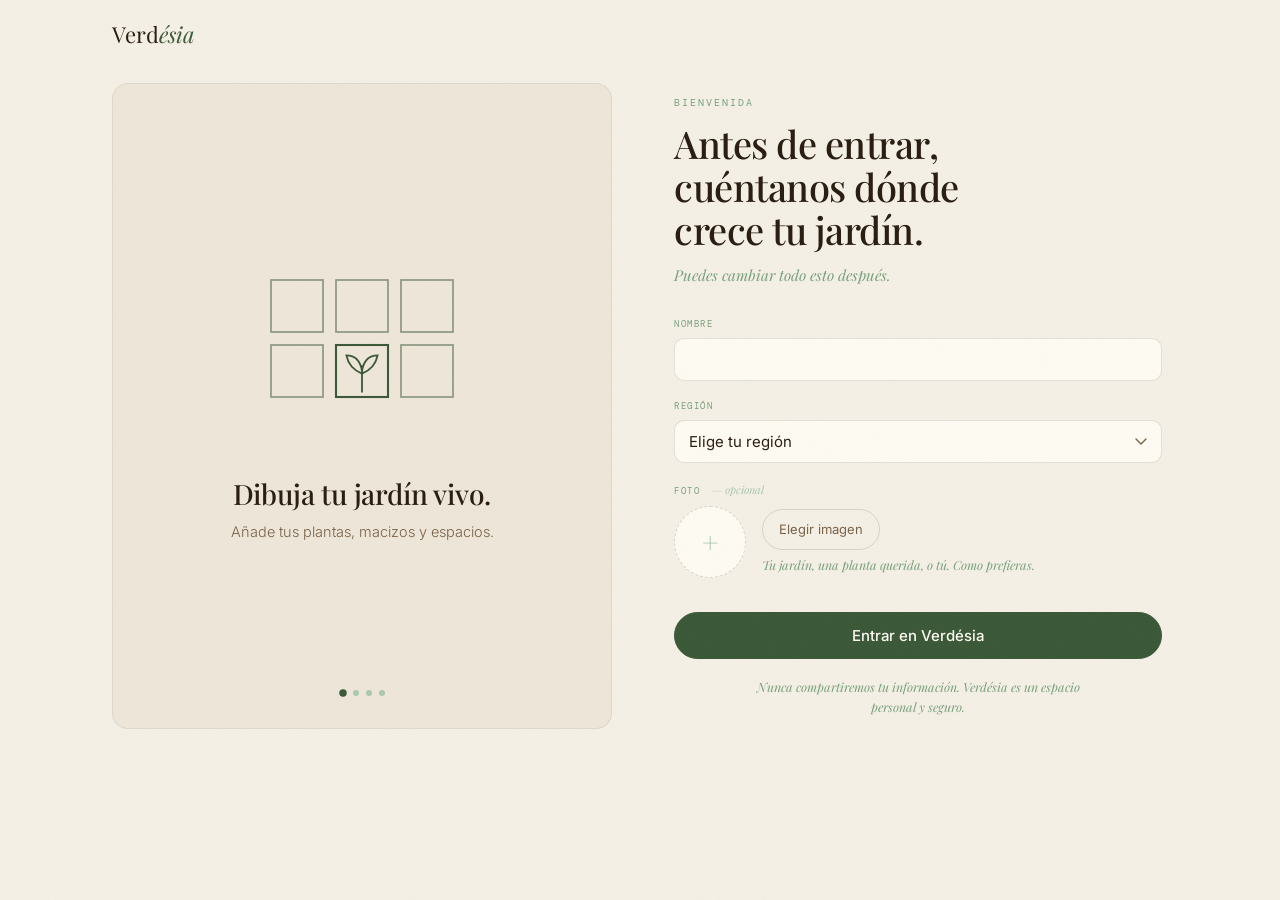
<file: verdesia_jardin.html>
<!DOCTYPE html>
<html lang="es">
<head>
<meta charset="UTF-8">
<meta name="viewport" content="width=device-width, initial-scale=1.0, viewport-fit=cover">
<meta name="theme-color" content="#3B5838">
<meta name="apple-mobile-web-app-capable" content="yes">
<meta name="apple-mobile-web-app-status-bar-style" content="default">
<meta name="apple-mobile-web-app-title" content="Verdésia">
<link rel="manifest" href="manifest.json">
<link rel="icon" type="image/png" sizes="32x32" href="icons/favicon-32.png">
<link rel="apple-touch-icon" sizes="180x180" href="icons/icon-180-apple.png">
<title>Verdésia — Mi jardín</title>
<link rel="preconnect" href="https://fonts.googleapis.com">
<link href="https://fonts.googleapis.com/css2?family=Playfair+Display:ital,wght@0,400;0,600;0,700;1,400;1,600&family=Inter:wght@300;400;500;600&family=DM+Mono:wght@400;500&display=swap" rel="stylesheet">
<style>
/* ═══════════════════════════════════════
   TOKENS
═══════════════════════════════════════ */
:root {
  --soil:   #2A1E12;
  --bark:   #4A3626;
  --bark-lt:#7A6248;
  --moss:   #3B5838;
  --moss-lt:#4D7050;
  --sage:   #78A07C;
  --sage-lt:#A9C8AD;
  --straw:  #E6D7B0;
  --cream:  #F4EFE5;
  --parch:  #EDE6D8;
  --rust:   #B55A28;
  --sun:    #C8A03A;
  --white:  #FDFAF2;
  --font-d: 'Playfair Display', Georgia, serif;
  --font-b: 'Inter', system-ui, -apple-system, 'Segoe UI', sans-serif;
  --font-m: 'DM Mono', monospace;
  --ease:   cubic-bezier(.16,1,.3,1);
}
*, *::before, *::after { box-sizing: border-box; margin: 0; padding: 0; }
html { scroll-behavior: smooth; }
body {
  background: var(--white);
  color: var(--soil);
  font-family: var(--font-b);
  font-size: 15.5px; line-height: 1.7;
  min-height: 100vh;
  -webkit-font-smoothing: antialiased;
  -moz-osx-font-smoothing: grayscale;
}
body::after {
  content: '';
  position: fixed; inset: 0; z-index: 999; pointer-events: none;
  background: url("data:image/svg+xml,%3Csvg viewBox='0 0 512 512' xmlns='http://www.w3.org/2000/svg'%3E%3Cfilter id='n'%3E%3CfeTurbulence type='fractalNoise' baseFrequency='.8' numOctaves='4' stitchTiles='stitch'/%3E%3C/filter%3E%3Crect width='100%25' height='100%25' filter='url(%23n)' opacity='.025'/%3E%3C/svg%3E");
  opacity: .55;
}

/* ═══════════════════════════════════════ NAV ═══════════════════════════════════════ */
.nav {
  position: sticky; top: 0; z-index: 400;
  display: flex; align-items: center; justify-content: space-between;
  padding: 0 40px; height: 72px;
  background: rgba(253,250,242,.93);
  backdrop-filter: blur(16px);
  border-bottom: 1px solid rgba(42,30,18,.06);
}
.nav-logo {
  font-family: var(--font-d); font-size: 22px;
  color: var(--soil); text-decoration: none;
  position: relative; line-height: 1.1;
}
.nav-logo em { color: var(--moss); font-style: italic; }
.nav-logo::after {
  content: 'Cultiva tu autonomía';
  position: absolute; top: 100%; left: 0; margin-top: 6px;
  font-family: var(--font-d); font-size: 12.5px;
  color: var(--moss-lt); font-style: italic;
  font-weight: 400; letter-spacing: .15px;
  white-space: nowrap; pointer-events: none;
}
@media (max-width: 380px) { .nav-logo::after { display: none; } }
.nav-links {
  position: absolute; left: 50%; transform: translateX(-50%);
  display: flex; gap: 28px; align-items: center;
}
.nav-link {
  font-family: var(--font-m); font-size: 9.5px;
  color: var(--sage); letter-spacing: 2px; text-transform: uppercase;
  text-decoration: none; transition: color .18s;
  padding-bottom: 2px; border-bottom: 1px solid transparent;
}
.nav-link.active { color: var(--soil); border-bottom-color: var(--moss); }
.nav-link:hover  { color: var(--bark); }
.nav-r { display: flex; align-items: center; gap: 14px; }

/* ═══════════════════════════════════════ PAGE HEADER ═══════════════════════════════════════ */
.page-head {
  padding: 36px 40px 24px;
  border-bottom: 1px solid rgba(42,30,18,.06);
  display: grid; grid-template-columns: 1fr auto;
  gap: 24px; align-items: end;
}
.page-eyebrow {
  font-family: var(--font-m); font-size: 9.5px;
  color: var(--sage); letter-spacing: 2px; text-transform: uppercase;
  margin-bottom: 8px;
}
.page-title {
  font-family: var(--font-d);
  font-size: clamp(28px, 4vw, 42px);
  color: var(--soil); line-height: 1.05; letter-spacing: -.6px;
}
.page-title em { color: var(--moss); font-style: italic; }
.page-sub { font-size: 13.5px; color: var(--bark-lt); font-weight: 300; margin-top: 6px; max-width: 460px; }
.page-actions { display: flex; align-items: center; gap: 14px; }
.count-pill {
  font-family: var(--font-m); font-size: 11px;
  color: var(--sage); letter-spacing: 1.2px; text-transform: uppercase;
  padding: 6px 12px; background: var(--parch);
  border: 1px solid rgba(42,30,18,.06); border-radius: 100px;
}
.add-btn {
  display: inline-flex; align-items: center; gap: 8px;
  padding: 12px 20px; border-radius: 100px;
  background: var(--moss); color: var(--white);
  font-family: var(--font-b); font-size: 13px; font-weight: 500;
  border: none; cursor: pointer; transition: background .18s, transform .15s;
  min-height: 44px;
}
.add-btn:hover { background: var(--soil); transform: translateY(-1px); }
.add-btn .plus { font-size: 18px; font-weight: 300; line-height: 1; }

/* ═══════════════════════════════════════ GARDEN GRID ═══════════════════════════════════════ */
.garden-wrap {
  padding: 36px 40px 80px;
  max-width: 1180px; margin: 0 auto;
  /* Le wrap autorise l'overflow horizontal pour la variante premium 15×15
     sur les écrans étroits — on garde la métaphore "parcela vista desde
     arriba" plutôt que d'écraser la géométrie. En free 4×4 la grille
     reste naturellement étroite et centrée (max-content). */
  overflow-x: auto;
  -webkit-overflow-scrolling: touch;
  position: relative;
}
/* Indication visuelle subtile que la grille s'étend horizontalement —
   uniquement quand la grille pleine (premium) déborde sur mobile.
   Pas un overlay agressif : un dégradé doux sur la bordure droite,
   indiquant qu'il y a "plus à voir" en glissant. */
@media (max-width: 900px) {
  .garden-wrap:has(.garden-grid--full)::after {
    content: '';
    position: sticky;
    right: 0; top: 0; bottom: 0;
    float: right;
    width: 32px; height: 100%;
    margin-left: -32px;
    background: linear-gradient(to left, rgba(253,250,242,.85), rgba(253,250,242,0));
    pointer-events: none;
  }
  .garden-grid--full {
    /* Petit hint texte au-dessus de la grille premium en mobile, calme. */
    position: relative;
  }
  .garden-grid--full::before {
    content: '← Desliza para ver tu huerto completo →';
    position: absolute;
    top: -20px; left: 0; right: 0;
    text-align: center;
    font-family: var(--font-m); font-size: 9.5px;
    color: var(--sage-lt); letter-spacing: 1.3px; text-transform: uppercase;
    pointer-events: none;
  }
}
.garden-grid {
  display: grid;
  gap: 10px;
  margin: 0 auto;
}
/* Variante compacte — tier free (4×4).
   Cellules plafonnées à 92px : un petit jardin lisible, centré dans la
   page, jamais étiré sur tout l'écran. minmax(0, 92px) permet le shrink
   propre sur mobile sans déborder. */
.garden-grid--compact {
  grid-template-columns: repeat(var(--garden-cols, 4), minmax(0, 92px));
  width: max-content;
  max-width: 100%;
}
/* Variante pleine — tier premium (15×15).
   minmax(64px, 1fr) remplit le wrap (max ~1180px) en desktop, scroll
   horizontalement en mobile via .garden-wrap. */
.garden-grid--full {
  grid-template-columns: repeat(var(--garden-cols, 15), minmax(64px, 1fr));
  width: 100%;
  min-width: 0;
}
.cell {
  position: relative;
  aspect-ratio: 1 / 1;
  background: var(--parch);
  border: 1px solid rgba(42,30,18,.08);
  border-radius: 10px;
  display: flex; flex-direction: column;
  align-items: center; justify-content: center;
  cursor: pointer;
  transition: background .18s, border-color .18s, transform .12s;
  overflow: hidden;
  text-decoration: none;
  color: inherit;
}
.cell.empty {
  background:
    radial-gradient(circle at 50% 50%, rgba(122,98,72,.06), transparent 60%),
    var(--parch);
}
.cell.empty:hover {
  background:
    radial-gradient(circle at 50% 50%, rgba(59,88,56,.10), transparent 60%),
    var(--parch);
  border-color: rgba(59,88,56,.25);
}
.cell.empty::before {
  content: '+';
  font-family: var(--font-d); font-size: 22px; font-weight: 300;
  color: var(--sage-lt); opacity: 0;
  transition: opacity .18s;
}
.cell.empty:hover::before { opacity: 1; }
.cell.occupied {
  background: var(--white);
  border-color: rgba(59,88,56,.18);
  padding: 8px;
}
.cell.occupied:hover { transform: translateY(-1px); border-color: rgba(59,88,56,.45); }
.cell.occupied.dragging { opacity: .35; }
.cell.drag-over { background: rgba(59,88,56,.10); border-color: var(--moss); }

/* Asociaciones de vecindad — tonos botánicos calmos, no alarmas.
   Mala asociación: cobre/oxidado. Buena asociación: musgo verde.
   La señal es visible pero contemplativa: la app sugiere, no advierte. */
.cell.bad-neighbor {
  background: rgba(181, 90, 40, .16);
  border-color: rgba(181, 90, 40, .55);
  box-shadow: inset 0 0 0 1px rgba(181, 90, 40, .28);
}
.cell.good-neighbor {
  background: rgba(59, 88, 56, .14);
  border-color: rgba(59, 88, 56, .45);
  box-shadow: inset 0 0 0 1px rgba(59, 88, 56, .22);
}
/* Etiqueta discreta de asociación bajo la etapa. Sin iconos, sin badges
   gritones — sólo una línea monoespaciada calma. */
.association-label {
  margin-top: 4px;
  font-family: var(--font-m);
  font-size: 8px;
  letter-spacing: .8px;
  text-transform: uppercase;
  line-height: 1.2;
}
.cell.bad-neighbor  .association-label { color: var(--rust); }
.cell.good-neighbor .association-label { color: var(--moss); }
.cell-em {
  font-size: clamp(22px, 4vw, 32px);
  line-height: 1; margin-bottom: 4px;
}
.cell-photo {
  width: 100%; height: 60%; object-fit: cover;
  border-radius: 6px; margin-bottom: 4px;
  display: block;
}
.cell-name {
  font-family: var(--font-b); font-size: 12.5px; font-weight: 500;
  color: var(--soil); line-height: 1.2;
  text-align: center; padding: 0 4px;
  display: -webkit-box; -webkit-line-clamp: 1; -webkit-box-orient: vertical;
  overflow: hidden;
  max-width: 100%;
}
.cell-stage {
  font-family: var(--font-m); font-size: 8.5px;
  color: var(--sage); letter-spacing: .8px; text-transform: uppercase;
  margin-top: 2px;
  display: -webkit-box; -webkit-line-clamp: 1; -webkit-box-orient: vertical;
  overflow: hidden;
}

/* ─── Densification — cellules 15×15 (Premium) ──────────────
   À 15 colonnes, les cellules font ~64-92px selon la viewport.
   Le contenu par défaut (photo 60% + nom 12.5px + étape 8.5px +
   association 8px) déborde et se fait tronquer. On condense
   uniquement pour cette variante — le 4×4 free reste aéré.

   Le nom de planta peut wrapper sur 2 lignes pour les noms longs
   ("Girasol", "Damasco", "Aji verde"), ce qui évite l'ellipsis. */
.garden-grid--full .cell.occupied {
  padding: 5px;
}
.garden-grid--full .cell-photo {
  height: 48%;
  margin-bottom: 2px;
}
.garden-grid--full .cell-em {
  font-size: clamp(16px, 2.8vw, 24px);
  margin-bottom: 2px;
}
.garden-grid--full .cell-name {
  font-size: 11px;
  line-height: 1.15;
  padding: 0 2px;
  -webkit-line-clamp: 2;
  line-clamp: 2;
}
.garden-grid--full .cell-stage {
  font-size: 7.5px;
  letter-spacing: .5px;
  margin-top: 1px;
}
.garden-grid--full .association-label {
  /* En 15×15 le label éditorial complet ("Buena asociación" / "Mala
     asociación") ne tient pas dans la hauteur de la cellule. On le
     transforme en mini-badge overlay top-left avec un texte abrégé
     ("BUENA" / "MALA") porté par data-short via ::before. Le texte
     original (inline) est masqué via font-size: 0. */
  position: absolute;
  top: 3px; left: 3px;
  margin: 0;
  padding: 2px 5px;
  border-radius: 6px;
  background: rgba(253, 250, 242, .92);
  font-size: 0; /* masque le texte inline original */
  line-height: 1;
  z-index: 2;
  pointer-events: none;
  max-width: calc(100% - 28px); /* laisse la place au cell-remove à droite */
}
.garden-grid--full .association-label::before {
  content: attr(data-short);
  font-family: var(--font-m);
  font-size: 6.5px;
  letter-spacing: .5px;
  text-transform: uppercase;
}
.garden-grid--full .cell.bad-neighbor  .association-label { background: rgba(246, 233, 218, .94); }
.garden-grid--full .cell.good-neighbor .association-label { background: rgba(227, 237, 220, .94); }
.garden-grid--full .cell.bad-neighbor  .association-label::before { color: var(--rust); }
.garden-grid--full .cell.good-neighbor .association-label::before { color: var(--moss); }
.cell-remove {
  position: absolute; top: 4px; right: 4px;
  width: 20px; height: 20px; border-radius: 50%;
  background: rgba(181,90,40,.85); color: white;
  font-size: 11px; line-height: 1; border: none;
  display: flex; align-items: center; justify-content: center;
  cursor: pointer; opacity: 0;
  transition: opacity .15s;
}

/* ─── Stage transition dot (continuité émotionnelle) ──────────
   Petit point sage dans le coin supérieur gauche d'une cellule
   dont la planta vient d'entrer dans une nouvelle étape (< 7 jours).
   Sans animation pulsante, sans alarme. Juste un signal calme :
   le jardin a vécu pendant la semaine passée. */
.stage-fresh-dot {
  position: absolute; top: 6px; left: 6px;
  width: 6px; height: 6px; border-radius: 50%;
  background: var(--moss);
  opacity: .65;
  pointer-events: none;
  z-index: 2;
}
.cell.occupied:hover .cell-remove,
.cell.occupied:focus-within .cell-remove { opacity: 1; }
@media (hover: none) {
  /* Sur tactile : zone tappable agrandie (32×32) + toujours visible avec
     une opacité douce. Le glyphe ✕ garde sa taille (11px, centré flex). */
  .cell-remove {
    opacity: .85;
    width: 32px; height: 32px;
    top: 2px; right: 2px;
  }
}

/* ─── Tap-to-move mobile ──────────────────────────────────────
   Sur écrans tactiles (hover:none), HTML5 drag/drop ne se déclenche
   pas depuis le doigt. On ajoute un système alternatif : tap une
   plante → action sheet → choisir "Mover" → tap la destination.
   Le drag desktop reste actif et inchangé.

   .cell.move-source        : cellule sélectionnée (en attente de destination)
   .garden-grid.move-active : indique au grid global qu'on est en mode déplacement */
.cell.move-source {
  box-shadow: inset 0 0 0 2px var(--moss);
  background: rgba(59,88,56,.10);
}
.garden-grid.move-active .cell:not(.move-source) {
  cursor: pointer;
  transition: background .15s, border-color .15s;
}
.garden-grid.move-active .cell.empty:hover,
.garden-grid.move-active .cell.empty:active {
  background: rgba(59,88,56,.10);
  border-color: rgba(59,88,56,.30);
}

/* Action sheet — bottom inline, simple, calme. Pas de modal-backdrop
   pleine page (l'utilisateur peut toujours voir son jardin derrière).
   Le tap ailleurs sur le grid ferme la sheet. */
.action-sheet-backdrop {
  position: fixed; inset: 0; z-index: 900;
  background: rgba(42,30,18,.18);
  backdrop-filter: blur(2px);
  display: none;
  animation: fadeIn .18s ease-out;
}
.action-sheet-backdrop.open { display: block; }
@keyframes fadeIn { from { opacity: 0 } to { opacity: 1 } }
.action-sheet {
  position: fixed;
  left: 50%; bottom: 18px;
  transform: translateX(-50%);
  width: 92%; max-width: 420px;
  z-index: 901;
  background: var(--white);
  border: 1px solid rgba(42,30,18,.08);
  border-radius: 16px;
  padding: 16px 18px 18px;
  box-shadow: 0 12px 36px rgba(42,30,18,.18);
  font-family: var(--font-b);
  display: none;
  animation: sheetIn .22s var(--ease);
  /* Safe area iOS */
  margin-bottom: env(safe-area-inset-bottom, 0px);
}
.action-sheet.open { display: block; }
@keyframes sheetIn { from { opacity: 0; transform: translate(-50%, 8px); } to { opacity: 1; transform: translate(-50%, 0); } }
.action-sheet-head {
  display: flex; align-items: center; gap: 10px;
  padding-bottom: 12px;
  border-bottom: 1px solid rgba(42,30,18,.06);
  margin-bottom: 8px;
}
.action-sheet-em { font-size: 22px; line-height: 1; }
.action-sheet-title {
  font-family: var(--font-d); font-size: 17px;
  color: var(--soil); line-height: 1.2;
}
.action-sheet-sub {
  font-family: var(--font-m); font-size: 9.5px;
  color: var(--sage); letter-spacing: 1.4px; text-transform: uppercase;
  margin-top: 3px;
}
.action-sheet-btn {
  display: block; width: 100%;
  padding: 13px 14px; margin: 0;
  background: transparent; border: none;
  text-align: left;
  font-family: var(--font-b); font-size: 14.5px; font-weight: 400;
  color: var(--soil);
  border-radius: 10px;
  cursor: pointer;
  transition: background .15s;
}
.action-sheet-btn:hover, .action-sheet-btn:active {
  background: rgba(59,88,56,.07);
}
.action-sheet-btn--danger { color: var(--rust); }
.action-sheet-btn--cancel {
  font-family: var(--font-m); font-size: 10px;
  letter-spacing: 1.4px; text-transform: uppercase;
  color: var(--bark-lt);
  text-align: center;
  margin-top: 6px;
  padding-top: 12px;
  border-top: 1px solid rgba(42,30,18,.06);
}

/* Empty hint overlay when the entire garden is empty */
.garden-empty-hint {
  margin-top: 30px; text-align: center;
  font-size: 13px; color: var(--sage-lt); font-weight: 300;
}
.beyond-visible-note {
  margin-top: 22px; padding: 14px 18px;
  text-align: center;
  font-family: var(--font-d); font-style: italic;
  color: var(--sage); font-size: 13.5px;
  line-height: 1.55;
  background: var(--parch);
  border: 1px solid rgba(42,30,18,.06);
  border-radius: 12px;
  max-width: 560px;
  margin-left: auto; margin-right: auto;
}

/* ─── Neighbor insight — observación espacial calma ───────────
   1 phrase éditoriale sous la grille quand le système détecte
   une association notable entre voisines. Pas un panel, pas une
   liste, pas une alerte. Une observation douce. */
.neighbor-insight {
  margin: 22px auto 0;
  max-width: 480px;
  padding: 12px 18px;
  text-align: center;
  font-family: var(--font-d); font-style: italic;
  font-size: 13.5px; line-height: 1.55;
  color: var(--sage);
  border-top: 1px solid rgba(42,30,18,.06);
}
.neighbor-insight--concern { color: var(--bark-lt); }

/* ─── Invitation calma a Verdésia Plus (sólo tier free) ───────
   Encartado editorial bajo la grilla 4×4 — propone, no impone. */
.plus-invite {
  margin-top: 32px;
  text-align: center;
  max-width: 480px;
  margin-left: auto; margin-right: auto;
  padding: 22px 24px 24px;
  border-top: 1px solid rgba(42,30,18,.06);
}
.plus-invite-line {
  font-family: var(--font-d); font-style: italic;
  color: var(--bark-lt); font-size: 14.5px;
  line-height: 1.55;
  margin-bottom: 10px;
}
.plus-invite-link {
  display: inline-block;
  font-family: var(--font-m); font-size: 10px;
  letter-spacing: 1.6px; text-transform: uppercase;
  color: var(--moss); text-decoration: none;
  /* Zone tappable mobile-friendly sans alourdir le glyph. */
  padding: 10px 4px;
  border-bottom: 1px solid rgba(59,88,56,.28);
  transition: color .18s, border-color .18s;
}
.plus-invite-link:hover { color: var(--soil); border-bottom-color: var(--soil); }

/* ═══════════════════════════════════════ MODAL — DATE ═══════════════════════════════════════ */
.modal-backdrop {
  position: fixed; inset: 0; z-index: 800;
  background: rgba(42,30,18,.45); backdrop-filter: blur(6px);
  display: none; align-items: center; justify-content: center;
}
.modal-backdrop.open { display: flex; }
.modal {
  background: var(--white); border-radius: 16px;
  padding: 36px; max-width: 420px; width: 90%;
  box-shadow: 0 24px 64px rgba(42,30,18,.2);
  animation: modal-in .3s var(--ease) both;
}
@keyframes modal-in { from { opacity:0; transform:translateY(16px) scale(.97); } to { opacity:1; transform:none; } }
.modal-title { font-family: var(--font-d); font-size: 22px; color: var(--soil); margin-bottom: 6px; }
.modal-sub   { font-size: 13.5px; color: var(--bark-lt); font-weight: 300; margin-bottom: 24px; line-height: 1.7; }
.form-label  { display: block; font-family: var(--font-m); font-size: 10px; color: var(--sage); letter-spacing: 1px; text-transform: uppercase; margin-bottom: 6px; }
.form-input  { width: 100%; padding: 10px 14px; border: 1px solid rgba(42,30,18,.16); border-radius: 8px; font-family: var(--font-b); font-size: 14px; color: var(--soil); background: var(--white); }
.modal-actions { display: flex; gap: 10px; margin-top: 24px; }
.btn-prim {
  flex: 1; padding: 11px 22px; border-radius: 100px;
  background: var(--moss); color: var(--white);
  font-family: var(--font-b); font-size: 14px; font-weight: 500;
  border: none; cursor: pointer; transition: background .18s;
}
.btn-prim:hover { background: var(--soil); }
.btn-sec {
  padding: 11px 22px; border-radius: 100px;
  background: transparent; color: var(--bark-lt);
  font-family: var(--font-b); font-size: 14px;
  border: 1px solid rgba(42,30,18,.14); cursor: pointer; transition: color .18s, border-color .18s;
}
.btn-sec:hover { color: var(--soil); border-color: rgba(42,30,18,.3); }

/* ═══════════════════════════════════════ MODAL — PICKER ═══════════════════════════════════════ */
.picker-backdrop {
  position: fixed; inset: 0; z-index: 700;
  background: rgba(42,30,18,.45); backdrop-filter: blur(6px);
  display: none; align-items: stretch; justify-content: center;
}
.picker-backdrop.open { display: flex; }
.picker {
  background: var(--white); border-radius: 16px;
  max-width: 680px; width: 92%; max-height: 84vh;
  margin: auto;
  display: flex; flex-direction: column;
  box-shadow: 0 24px 64px rgba(42,30,18,.2);
  animation: modal-in .3s var(--ease) both;
}
.picker-head {
  padding: 24px 28px 16px;
  border-bottom: 1px solid rgba(42,30,18,.06);
}
.picker-title { font-family: var(--font-d); font-size: 20px; color: var(--soil); margin-bottom: 4px; }
.picker-sub   { font-size: 13px; color: var(--bark-lt); font-weight: 300; }
.picker-search {
  margin: 14px 0 0; display: flex; align-items: center; gap: 8px;
  padding: 10px 14px; border: 1px solid rgba(42,30,18,.14); border-radius: 100px;
}
.picker-search input {
  flex: 1; border: none; outline: none; background: transparent;
  font-family: var(--font-b); font-size: 14px; color: var(--soil);
}
.picker-body {
  padding: 18px 24px 24px;
  display: grid; grid-template-columns: repeat(auto-fill, minmax(120px, 1fr));
  gap: 10px;
  overflow-y: auto;
}
.pcard {
  padding: 14px 10px; border-radius: 10px;
  background: var(--parch); border: 1px solid rgba(42,30,18,.06);
  text-align: center; cursor: pointer; transition: background .18s, transform .12s;
}
.pcard:hover { background: var(--white); border-color: rgba(59,88,56,.35); transform: translateY(-1px); }
.pcard-em { font-size: 26px; line-height: 1; margin-bottom: 6px; }
.pcard-name { font-family: var(--font-b); font-size: 13px; font-weight: 500; color: var(--soil); line-height: 1.25; }
.pcard-lat  { font-family: var(--font-b); font-size: 10.5px; color: var(--sage); font-style: italic; margin-top: 2px; }
.picker-foot {
  padding: 12px 24px 18px; display: flex; justify-content: flex-end;
}
/* Pie del picker — invitación calma a Verdésia Plus (sólo tier free).
   Estilo mono/sage, sin botón gritón. */
.picker-plus-foot {
  padding: 14px 24px 4px;
  text-align: center;
  border-top: 1px solid rgba(42,30,18,.06);
}
.picker-plus-link {
  font-family: var(--font-m); font-size: 10px;
  letter-spacing: 1.6px; text-transform: uppercase;
  color: var(--moss); text-decoration: none;
  padding: 4px 0; border-bottom: 1px solid rgba(59,88,56,.28);
  transition: color .18s, border-color .18s;
}
.picker-plus-link:hover { color: var(--soil); border-bottom-color: var(--soil); }

/* ═══════════════════════════════════════ TOAST ═══════════════════════════════════════ */
.toast {
  position: fixed; bottom: 22px; left: 50%; transform: translateX(-50%);
  background: rgba(42,30,18,.9); color: var(--straw);
  padding: 9px 20px; border-radius: 100px; font-size: 13px;
  font-family: var(--font-b); opacity: 0; transition: opacity .22s;
  pointer-events: none; z-index: 9000; white-space: nowrap;
}
.toast.on { opacity: 1; }

/* ═══════════════════════════════════════ RESPONSIVE ═══════════════════════════════════════ */
@media (max-width: 900px) {
  .nav { padding: 0 18px; }
  .nav-links { display: none; }
  .page-head { padding: 28px 18px 18px; grid-template-columns: 1fr; }
  .page-actions { justify-content: flex-start; }
  /* Conservamos las 10 columnas reales (la grilla es un mapa físico,
     no un dashboard responsivo). En pantallas estrechas, el contenedor
     desplaza horizontalmente vía .garden-wrap { overflow-x: auto }. */
  .garden-wrap { padding: 24px 18px 60px; }
  .garden-grid { gap: 8px; }
  .modal { padding: 28px 22px; }
}
@media (max-width: 480px) {
  .cell-name { font-size: 11px; }
  .cell-stage { font-size: 8px; }
}
</style>
</head>
<body>

<!-- Shared modules -->
<script src="plants.js"></script>
<script src="storage.js"></script>
<!-- Façade régionale : DOIT être chargée avant regions.js + i18n.js -->
<script src="verdesia_region_config.js"></script>
<script src="verdesia_plan.js"></script>
<script src="regions.js"></script>
<script src="i18n.js"></script>
<script src="garden.js"></script>
<script src="onboarding.js"></script>
<script src="verdesia_profile.js" defer></script>

<!-- NAV -->
<nav class="nav">
  <a href="verdesia_landing.html" class="nav-logo">Verd<em>ésia</em></a>
  <div class="nav-links">
    <a class="nav-link" href="verdesia_today.html" id="nlHoy">Hoy</a>
    <a class="nav-link active" href="verdesia_jardin.html" id="nlJardin">Mi jardín</a>
    <a class="nav-link" href="verdesia_explorer.html" id="nlPlantas">Plantas</a>
    <a class="nav-link" href="verdesia_brote.html" id="nlDiag">Lectura del huerto</a>
    <a class="nav-link" href="verdesia_observaciones.html" id="nlMemoria">Memoria</a>
  </div>
  <div class="nav-r">
  </div>
</nav>

<!-- PAGE HEADER -->
<header class="page-head">
  <div>
    <div class="page-eyebrow">Mi jardín</div>
    <h1 class="page-title">Tu <em>mapa</em> de plantas</h1>
    <p class="page-sub" id="pageSub">Una rejilla calma para acompañar lo que cultivas. Toca una celda vacía para añadir, arrastra para reordenar.</p>
  </div>
  <div class="page-actions">
    <span class="count-pill" id="gardenCount">0 plantas</span>
    <button class="add-btn" onclick="openPickerForNextAvailable()">
      <span class="plus">+</span> <span>Añadir planta</span>
    </button>
  </div>
</header>

<!-- GARDEN GRID -->
<main class="garden-wrap">
  <div class="garden-grid" id="gardenGrid"></div>
  <div class="garden-empty-hint" id="emptyHint" style="display:none">
    Tu jardín todavía no tiene plantas. Toca cualquier celda para empezar.
  </div>
  <p class="beyond-visible-note" id="beyondVisibleNote" hidden></p>
  <p class="neighbor-insight" id="neighborInsight" hidden></p>
  <div class="plus-invite" id="plusInvite" hidden>
    <p class="plus-invite-line">Tu jardín puede crecer más allá de este espacio.</p>
    <a class="plus-invite-link" href="verdesia_plus.html">Descubrir Verdésia Plus →</a>
  </div>
</main>

<!-- PICKER MODAL (plant catalog) -->
<div class="picker-backdrop" id="pickerBackdrop">
  <div class="picker" role="dialog" aria-modal="true">
    <div class="picker-head">
      <div class="picker-title">¿Qué quieres cultivar?</div>
      <div class="picker-sub" id="pickerSubLine">Elige una planta del catálogo.</div>
      <div class="picker-search">
        <span style="color:var(--sage-lt);font-size:14px">⌕</span>
        <input type="text" id="pickerSearch" placeholder="Buscar una planta…" oninput="renderPicker()">
      </div>
    </div>
    <div class="picker-body" id="pickerBody"></div>
    <div class="picker-plus-foot" id="pickerPlusFoot" hidden>
      <a class="picker-plus-link" href="verdesia_plus.html">Acceso completo con Verdésia Plus →</a>
    </div>
    <div class="picker-foot">
      <button class="btn-sec" onclick="closePicker()">Cancelar</button>
    </div>
  </div>
</div>

<!-- TAP-TO-MOVE ACTION SHEET (mobile only) -->
<div class="action-sheet-backdrop" id="actionSheetBackdrop" onclick="closeActionSheet()"></div>
<div class="action-sheet" id="actionSheet" role="dialog" aria-modal="true" aria-hidden="true">
  <div class="action-sheet-head">
    <span class="action-sheet-em" id="sheetEm">🌱</span>
    <div>
      <div class="action-sheet-title" id="sheetTitle">—</div>
      <div class="action-sheet-sub"   id="sheetStage">—</div>
    </div>
  </div>
  <button type="button" class="action-sheet-btn" id="sheetViewBtn">Ver ficha</button>
  <button type="button" class="action-sheet-btn" id="sheetMoveBtn">Mover a otra celda</button>
  <button type="button" class="action-sheet-btn action-sheet-btn--danger" id="sheetRemoveBtn">Quitar del jardín</button>
  <button type="button" class="action-sheet-btn action-sheet-btn--cancel" onclick="closeActionSheet()">Cancelar</button>
</div>

<!-- DATE MODAL -->
<div class="modal-backdrop" id="modalBackdrop">
  <div class="modal">
    <div class="modal-title">¿Cuándo la sembraste?</div>
    <p class="modal-sub">Indica la fecha aproximada. Verdésia calculará la etapa actual.</p>
    <label class="form-label" for="modalDate">Fecha de siembra</label>
    <input class="form-input" type="date" id="modalDate">
    <div class="modal-actions">
      <button class="btn-prim" onclick="confirmAdd()">Añadir al jardín</button>
      <button class="btn-sec"  onclick="closeModal()">Cancelar</button>
    </div>
  </div>
</div>

<!-- TOAST -->
<div class="toast" id="toast"></div>

<script>
/* ══════════════════════════════════════════════
   STATE + HELPERS
══════════════════════════════════════════════ */
const Garden    = window.SemencaGarden;
const Storage   = window.SemencaStorage;
const I18n      = window.SemencaI18n;
const CATALOGUE = window.SEMENCA_PLANTS;

/* ─── Architecture freemium ──────────────────────────────────
   STORAGE_COLS/ROWS : grille canonique persistée (toujours 15×15
   depuis v5). Toutes les positions (gridPos) sont indexées sur
   cette taille — invariante quel que soit le plan utilisateur.

   VISIBLE_COLS/ROWS : ce que l'utilisateur voit selon son plan.
     free    → 4×4   (16 cellules — "Perfecto para comenzar")
     premium → 15×15 (225 cellules — jardin entier)

   GRID_COLS/GRID_ROWS / TOTAL_CELLS sont alias des VISIBLE pour
   minimiser le diff avec le code existant qui les utilise. */

const STORAGE_COLS = 15;
const STORAGE_ROWS = 15;
const STORAGE_TOTAL = STORAGE_COLS * STORAGE_ROWS;     // 225

const _plan = (window.VerdesiaPlan && window.VerdesiaPlan.getPlan && window.VerdesiaPlan.getPlan()) || { gardenCols: 4, gardenRows: 4 };
const VISIBLE_COLS = Math.min(_plan.gardenCols, STORAGE_COLS);
const VISIBLE_ROWS = Math.min(_plan.gardenRows, STORAGE_ROWS);

const GRID_COLS = VISIBLE_COLS;
const GRID_ROWS = VISIBLE_ROWS;
const TOTAL_CELLS = GRID_COLS * GRID_ROWS;

/* ─── Helpers de coordonnées ───
   coordToIndex/indexToCoord opèrent sur la taille STORAGE pour que
   les gridPos restent stables quel que soit le plan. isCellInsideGrid
   utilise la zone VISIBLE (clics/drops dans la zone interactive). */
function coordToIndex(x, y)  { return y * STORAGE_COLS + x; }
function indexToCoord(index) { return { x: index % STORAGE_COLS, y: Math.floor(index / STORAGE_COLS) }; }
function isCellInsideGrid(x, y) {
  return Number.isInteger(x) && Number.isInteger(y)
      && x >= 0 && x < VISIBLE_COLS && y >= 0 && y < VISIBLE_ROWS;
}

/* ─── Migration en chaîne du layout de jardin ──────────────────
   Chaque palier est versionné dans Storage.settings.gardenLayoutVersion :
     v1 → grille 10×25 (250 cellules) — historique original
     v2 → grille 20×20 (400 cellules) — palier 1
     v3 → grille 15×15 (225 cellules) — palier 2
     v4 → grille 10×10 (100 cellules) — palier 3
     v5 → STORAGE 15×15 (225 cellules) — palier 4, freemium :
                                         storage canonique 15×15, zone
                                         visible dérivée du plan (4×4 free,
                                         15×15 premium). Re-expansion 10→15.

   À chaque réduction de grille, les plantes en débordement sont reflowées
   vers la première case libre. À l'expansion, les positions (x,y) sont
   préservées telles quelles. La chaîne joue chaque palier une seule fois
   et reste idempotente. */
const LAYOUT_VERSION = 5;

/* Helper interne : convertit les gridPos d'un layout vers un autre.
   Préserve la position spatiale (x,y) tant que la nouvelle grille
   peut l'accueillir. Reflow vers le premier emplacement libre sinon.
   Aucune donnée n'est perdue sauf si la nouvelle grille est plus
   petite que le nombre de plantes — cas extrême, gridPos reste alors
   tel quel (l'entrée vit en storage, ne rend pas, recoverable plus tard). */
function _migrateLinearReflow(oldCols, oldRows, newCols, newRows) {
  const g = Storage.loadGarden();
  const oldTotal = oldCols * oldRows;
  const newTotal = newCols * newRows;
  const used = new Set();
  const toReflow = [];
  let dirty = false;

  for (const e of g) {
    if (!Number.isInteger(e.gridPos)) continue;
    if (e.gridPos >= oldTotal) continue;
    const oldCol = e.gridPos % oldCols;
    const oldRow = Math.floor(e.gridPos / oldCols);
    if (oldCol < newCols && oldRow < newRows) {
      const next = oldRow * newCols + oldCol;
      if (next !== e.gridPos) { e.gridPos = next; dirty = true; }
      used.add(e.gridPos);
    } else {
      toReflow.push(e);
    }
  }

  let cursor = 0;
  for (const e of toReflow) {
    while (used.has(cursor) && cursor < newTotal) cursor++;
    if (cursor >= newTotal) continue;       // jardin plein dans le nouveau layout
    e.gridPos = cursor;
    used.add(cursor);
    dirty = true;
  }

  if (dirty) Storage.saveGarden(g);
}

function migrateGridLayoutIfNeeded() {
  const settings = Storage.loadSettings() || {};
  let from = settings.gardenLayoutVersion || 1;
  if (from >= LAYOUT_VERSION) return;

  if (from < 2) {
    // v1 (10×25) → v2 (20×20) — tous les (x,y) conservés (jardin agrandi à droite/bas)
    _migrateLinearReflow(10, 25, 20, 20);
    from = 2;
  }
  if (from < 3) {
    // v2 (20×20) → v3 (15×15) — réduction : col/row 15-19 reflow.
    _migrateLinearReflow(20, 20, 15, 15);
    from = 3;
  }
  if (from < 4) {
    // v3 (15×15) → v4 (10×10) — réduction : col/row 10-14 reflow.
    _migrateLinearReflow(15, 15, 10, 10);
    from = 4;
  }
  if (from < 5) {
    // v4 (10×10) → v5 (15×15 storage) — expansion : tous les (x,y) conservés.
    _migrateLinearReflow(10, 10, STORAGE_COLS, STORAGE_ROWS);
    from = 5;
  }

  Storage.saveSettings({
    gardenLayoutVersion: LAYOUT_VERSION,
    gridCols: STORAGE_COLS,
    gridRows: STORAGE_ROWS,
  });
}

let myGarden       = [];   // [{plantId, sowDate, zone, instanceId, gridPos}, ...]
let pendingPlantId = null; // plant being added via date modal
let pendingPos     = null; // grid position to add into (or null = next available)
let draggingFrom   = null; // instanceId currently being dragged

/* Loads garden from storage, ensures instanceIds and gridPos for any entries
   that lack them (legacy migration). Saving back through Storage.saveGarden
   triggers the global semenca:gardenchange event automatically. */
function load() {
  let g = Garden.ensureInstanceIds(Storage.loadGarden());
  // Migrate gridPos: assign first available slots to entries missing it.
  const used = new Set(g.filter(e => Number.isInteger(e.gridPos)).map(e => e.gridPos));
  let next = 0;
  let migrated = false;
  g.forEach(e => {
    if (!Number.isInteger(e.gridPos)) {
      while (used.has(next) && next < TOTAL_CELLS) next++;
      if (next < TOTAL_CELLS) { e.gridPos = next; used.add(next); migrated = true; }
    }
  });
  if (migrated) Storage.saveGarden(g);
  myGarden = g;
}

function findEntryAt(pos) { return myGarden.find(e => e.gridPos === pos) || null; }
function findEntryById(instanceId) { return myGarden.find(e => e.instanceId === instanceId) || null; }

/* Première case libre DANS LA ZONE VISIBLE (4×4 free, 15×15 premium).
   Un utilisateur free ne se voit jamais proposer une case hors de son
   plan — il reste dans son cadre 4×4. */
function firstAvailablePos() {
  const used = new Set(myGarden.map(e => e.gridPos));
  for (let y = 0; y < VISIBLE_ROWS; y++) {
    for (let x = 0; x < VISIBLE_COLS; x++) {
      const pos = coordToIndex(x, y);
      if (!used.has(pos)) return pos;
    }
  }
  return -1;
}

/* Compte les plantes qui vivent au-delà de la zone visible — utile
   pour le message calme aux utilisateurs free qui ont des plantes
   héritées d'une session premium antérieure. */
function countPlantsBeyondVisible() {
  let n = 0;
  for (const e of myGarden) {
    if (!Number.isInteger(e.gridPos)) continue;
    const { x, y } = indexToCoord(e.gridPos);
    if (x >= VISIBLE_COLS || y >= VISIBLE_ROWS) n++;
  }
  return n;
}

/* ─── Continuité émotionnelle : "nueva etapa" ─────────────────
   Détecte si la planta vient d'entrer dans une nouvelle étape dans
   les `windowDays` derniers jours. Utilisé pour afficher un petit
   point sage discret sur la cellule. Pas de gamification, juste un
   signal calme : "ton huerto vit, quelque chose a changé". */
function justChangedStage(plant, days, windowDays) {
  if (!plant || !Array.isArray(plant.stages)) return null;
  let cum = 0;
  for (let i = 0; i < plant.stages.length; i++) {
    cum += plant.stages[i].days || 0;
    // L'utilisateur est dans l'étape i+1 si days >= cum. Si days est dans
    // [cum, cum+windowDays) et i+1 existe → transition récente.
    if (days >= cum && days < cum + windowDays && i + 1 < plant.stages.length) {
      const next = plant.stages[i + 1];
      return (next && next.name && (next.name.es || next.name.fr)) || true;
    }
  }
  return null;
}

/* ─── Vecindad ────────────────────────────────────────────────
   Calcule sur la grille STORAGE (15×15), pas sur la zone visible.
   Une plante en bord de zone free peut avoir un voisin storage qui
   reste invisible — c'est OK, la relation existe quand même. */
function getNeighborPositions(pos) {
  const col = pos % STORAGE_COLS;
  const out = [];
  if (col > 0)                              out.push(pos - 1);                  // izquierda
  if (col < STORAGE_COLS - 1)               out.push(pos + 1);                  // derecha
  if (pos - STORAGE_COLS >= 0)              out.push(pos - STORAGE_COLS);       // arriba
  if (pos + STORAGE_COLS < STORAGE_TOTAL)   out.push(pos + STORAGE_COLS);       // abajo
  return out;
}

/* ─── Insight de vecindad global — 1 phrase calme sous la grille ─
   Scanne toutes les paires d'associations visibles. Prioritaire :
   une mauvaise association (info plus utile au jardinier que la
   confirmation d'une bonne). Sinon, signale une bonne association.
   Aucun panel, aucune liste — une seule observation éditoriale. */
function gatherNeighborInsight() {
  const goodPairs = [];
  const badPairs  = [];
  const seen = new Set(); // évite le double-comptage A↔B
  for (const e of myGarden) {
    if (!Number.isInteger(e.gridPos)) continue;
    const { x, y } = indexToCoord(e.gridPos);
    if (x >= VISIBLE_COLS || y >= VISIBLE_ROWS) continue;
    const plant = CATALOGUE.find(p => p.id === e.plantId);
    if (!plant) continue;
    const neighbors = getNeighborPositions(e.gridPos);
    for (const npos of neighbors) {
      const nb = findEntryAt(npos);
      if (!nb) continue;
      const nbPlant = CATALOGUE.find(p => p.id === nb.plantId);
      if (!nbPlant) continue;
      const pairKey = [e.instanceId, nb.instanceId].sort().join('|');
      if (seen.has(pairKey)) continue;
      seen.add(pairKey);
      const isBad  = (plant.avoid || []).includes(nb.plantId) ||
                     (nbPlant.avoid || []).includes(plant.id);
      const isGood = (plant.companions || []).includes(nb.plantId) ||
                     (nbPlant.companions || []).includes(plant.id);
      const a = (plant.name && plant.name.es) || plant.id;
      const b = (nbPlant.name && nbPlant.name.es) || nbPlant.id;
      if (isBad)       badPairs.push([a, b]);
      else if (isGood) goodPairs.push([a, b]);
    }
  }
  if (badPairs.length) {
    const [a, b] = badPairs[0];
    return { kind: 'concern', text: `${a} y ${b} podrían competir por el espacio.` };
  }
  if (goodPairs.length) {
    const [a, b] = goodPairs[0];
    return { kind: 'good', text: `${a} parece acompañar bien a ${b}.` };
  }
  return null;
}

/* Relación de vecindad: "bad" > "good" > null.
   - mala asociación si A.avoid contiene B  O  B.avoid contiene A
   - buena asociación si A.companions contiene B  O  B.companions contiene A
   - en caso de coexistencia (vecinos mixtos), gana el rojo. */
function getNeighborRelation(entry) {
  if (!entry || !Number.isInteger(entry.gridPos)) return null;
  const plant = CATALOGUE.find(p => p.id === entry.plantId);
  if (!plant) return null;
  const myAvoid      = plant.avoid      || [];
  const myCompanions = plant.companions || [];
  const neighbors = getNeighborPositions(entry.gridPos);
  let foundGood = false;
  for (const npos of neighbors) {
    const nb = findEntryAt(npos);
    if (!nb) continue;
    const nbPlant = CATALOGUE.find(p => p.id === nb.plantId);
    // Mala asociación — prioritaria, retorno inmediato.
    if (myAvoid.includes(nb.plantId)) return 'bad';
    if (nbPlant && (nbPlant.avoid || []).includes(plant.id)) return 'bad';
    // Buena asociación — recordamos sin retornar, por si después aparece un avoid.
    if (myCompanions.includes(nb.plantId)) foundGood = true;
    if (nbPlant && (nbPlant.companions || []).includes(plant.id)) foundGood = true;
  }
  return foundGood ? 'good' : null;
}

/* ══════════════════════════════════════════════
   TAP-TO-MOVE (mobile fallback for HTML5 drag)

   Sur écrans tactiles, HTML5 dragstart/dragend ne se déclenche pas
   depuis le doigt. On ajoute un système alternatif :
     1. Tap une cellule occupée → action sheet apparait
     2. "Mover a otra celda" → entre en _moveMode
     3. Tap n'importe quelle cellule (occupée ou vide) → swap ou move
     4. "Cancelar" ou tap sur la sheet backdrop → annule

   Le drag desktop reste actif et inchangé.
══════════════════════════════════════════════ */

// Détection unique au boot — pas de re-check au resize (cas rare).
const _isTouchOnly = (() => {
  try { return window.matchMedia('(hover: none)').matches; }
  catch { return false; }
})();
let _moveMode = null;       // { instanceId } ou null
let _activeSheetEntry = null; // entry sur laquelle la sheet est ouverte

function openActionSheet(entry) {
  const plant = CATALOGUE.find(p => p.id === entry.plantId);
  if (!plant) return;
  _activeSheetEntry = entry;
  const days = daysSince(entry.sowDate);
  const idx  = getStageIndex(plant, days);
  const stageName = (plant.stages[idx] && plant.stages[idx].name && plant.stages[idx].name.es) || '';
  document.getElementById('sheetEm').textContent    = plant.emoji || '🌱';
  document.getElementById('sheetTitle').textContent = plant.name.es || plant.id;
  document.getElementById('sheetStage').textContent = stageName;
  // Wire actions (idempotent — remplace à chaque ouverture)
  document.getElementById('sheetViewBtn').onclick = () => {
    closeActionSheet();
    window.location.href = `verdesia_plante.html?id=${plant.id}`;
  };
  document.getElementById('sheetMoveBtn').onclick = () => {
    enterMoveMode(entry.instanceId);
    closeActionSheet();
  };
  document.getElementById('sheetRemoveBtn').onclick = () => {
    closeActionSheet();
    Garden.removePlant(entry.instanceId);
    showToast(((plant && plant.name.es) || 'Planta') + ' retirada.');
  };
  document.getElementById('actionSheet').classList.add('open');
  document.getElementById('actionSheetBackdrop').classList.add('open');
  document.getElementById('actionSheet').setAttribute('aria-hidden', 'false');
}

function closeActionSheet() {
  document.getElementById('actionSheet').classList.remove('open');
  document.getElementById('actionSheetBackdrop').classList.remove('open');
  document.getElementById('actionSheet').setAttribute('aria-hidden', 'true');
  _activeSheetEntry = null;
}

function enterMoveMode(instanceId) {
  _moveMode = { instanceId };
  // Re-render pour appliquer .move-source + .move-active
  renderGrid();
  showToast('Toca otra celda para mover esta planta.');
}

function exitMoveMode() {
  _moveMode = null;
  renderGrid();
}

/* Quand on est en move mode, tap sur n'importe quelle cellule exécute le move.
   Si tap sur la même cellule source → annule. Si tap sur occupée → swap.
   Si tap sur vide → move. */
function handleMoveTargetTap(targetPos) {
  if (!_moveMode) return false;
  const source = findEntryById(_moveMode.instanceId);
  if (!source) { exitMoveMode(); return true; }
  if (source.gridPos === targetPos) {
    exitMoveMode();
    showToast('Movimiento cancelado.');
    return true;
  }
  const target = findEntryAt(targetPos);
  if (target) {
    // Swap
    const sPos = source.gridPos;
    Garden.updatePlantEntry(source.instanceId, { gridPos: targetPos });
    Garden.updatePlantEntry(target.instanceId, { gridPos: sPos });
  } else {
    Garden.updatePlantEntry(source.instanceId, { gridPos: targetPos });
  }
  exitMoveMode();
  showToast('Planta movida.');
  return true;
}

/* ══════════════════════════════════════════════
   RENDER GRID
══════════════════════════════════════════════ */
function daysSince(dateStr) { return Garden.daysSince(dateStr); }
function getStageIndex(plant, days) { return Garden.getStageIndex(plant, days); }

function renderGrid() {
  const grid = document.getElementById('gardenGrid');
  grid.innerHTML = '';
  // Mode déplacement (mobile tap-to-move) : applique une classe globale
  // sur le grid pour que les cellules destinations soient stylées.
  grid.classList.toggle('move-active', !!_moveMode);
  const count = myGarden.length;
  document.getElementById('gardenCount').textContent =
    count === 0 ? '0 plantas' : (count === 1 ? '1 planta' : count + ' plantas');
  document.getElementById('emptyHint').style.display = count === 0 ? '' : 'none';

  // Itère sur la zone VISIBLE selon le plan utilisateur. Les gridPos sont
  // indexés sur le storage 15×15 (invariant), donc on les calcule via
  // coordToIndex(x,y). Pour un utilisateur free, ça donne 16 cellules ;
  // pour premium, 225.
  for (let y = 0; y < VISIBLE_ROWS; y++) for (let x = 0; x < VISIBLE_COLS; x++) {
    const pos = coordToIndex(x, y);
    const entry = findEntryAt(pos);
    const cell = document.createElement(entry ? 'a' : 'div');
    cell.className = 'cell ' + (entry ? 'occupied' : 'empty');
    cell.dataset.pos = String(pos);

    if (entry) {
      const plant = CATALOGUE.find(p => p.id === entry.plantId);
      if (!plant) continue;
      const d = daysSince(entry.sowDate);
      const idx = getStageIndex(plant, d);
      const stage = plant.stages[idx];
      const stageName = (stage && stage.name && (stage.name.es || stage.name.fr)) || '';
      cell.href = `verdesia_plante.html?id=${plant.id}`;
      cell.title = (plant.name.es || plant.id) + ' · ' + stageName;
      cell.draggable = true;
      cell.dataset.instanceId = entry.instanceId;

      // Detección de asociación de vecindad — bad > good > neutral.
      // Se recalcula en cada renderGrid (add / remove / drag / drop / swap
      // pasan todos por el listener semenca:gardenchange → render).
      const relation = getNeighborRelation(entry);
      let assocLabelHtml = '';
      if (relation === 'bad') {
        cell.classList.add('bad-neighbor');
        cell.title = cell.title + ' · Vecindad a evitar';
        // data-short alimente le mini-badge en 15×15 via ::before content.
        // Le texte long "Mala asociación" reste pour le 4×4 free.
        assocLabelHtml = '<div class="association-label" data-short="MALA">Mala asociación</div>';
      } else if (relation === 'good') {
        cell.classList.add('good-neighbor');
        cell.title = cell.title + ' · Buena vecindad';
        assocLabelHtml = '<div class="association-label" data-short="BUENA">Buena asociación</div>';
      }

      const photoHtml = plant.photo
        ? `<img class="cell-photo" src="${plant.photo}" alt="" loading="lazy" decoding="async"
                onerror="this.replaceWith(Object.assign(document.createElement('div'),{className:'cell-em',textContent:'${plant.emoji}'}))">`
        : `<div class="cell-em">${plant.emoji || '🌱'}</div>`;

      // Continuité émotionnelle : si la planta vient d'entrer dans
      // une nouvelle étape dans la fenêtre récente (7 jours), on
      // ajoute un petit point sage en haut à gauche. Subtil, sans
      // animation agressive ni texte gritón. Un signe que le jardin
      // a bougé pendant que l'utilisateur n'a pas regardé.
      const freshStageName = justChangedStage(plant, d, 7);
      const freshDot = freshStageName
        ? `<span class="stage-fresh-dot" title="Nueva etapa: ${typeof freshStageName === 'string' ? freshStageName : stageName}" aria-label="Nueva etapa"></span>`
        : '';

      cell.innerHTML =
        freshDot +
        photoHtml +
        `<div class="cell-name">${plant.name.es || plant.id}</div>` +
        `<div class="cell-stage">${stageName}</div>` +
        assocLabelHtml +
        `<button class="cell-remove" aria-label="Quitar" title="Quitar"
                 onclick="removeAt(event, ${pos})">✕</button>`;

      // Marque la cellule source en mode déplacement
      if (_moveMode && _moveMode.instanceId === entry.instanceId) {
        cell.classList.add('move-source');
      }

      // Drag handlers (occupied) — desktop pointer drag uniquement
      cell.addEventListener('dragstart', onDragStart);
      cell.addEventListener('dragend', onDragEnd);

      // Click handler unifié : en move-mode → exécute le move,
      // sur mobile sans move-mode → ouvre l'action sheet,
      // sur desktop → navigue vers la fiche (comportement <a href> natif).
      cell.addEventListener('click', (ev) => {
        if (_moveMode) {
          ev.preventDefault();
          handleMoveTargetTap(pos);
          return;
        }
        if (_isTouchOnly) {
          ev.preventDefault();
          openActionSheet(entry);
        }
        // Desktop sans move-mode : navigation par défaut <a href>.
      });
    } else {
      // Cellule vide : en move-mode → exécute le move. Sinon picker.
      cell.addEventListener('click', () => {
        if (_moveMode) { handleMoveTargetTap(pos); return; }
        openPickerForCell(pos);
      });
    }
    // Drop targets (all cells) — desktop drag
    cell.addEventListener('dragover', onDragOver);
    cell.addEventListener('dragleave', onDragLeave);
    cell.addEventListener('drop', onDrop);
    grid.appendChild(cell);
  }
}

/* ══════════════════════════════════════════════
   ADD FLOW
══════════════════════════════════════════════ */
function openPickerForCell(pos) {
  pendingPos = pos;
  pendingPlantId = null;
  document.getElementById('pickerSubLine').textContent =
    'Esta planta se ubicará en la celda ' + (pos + 1) + '.';
  document.getElementById('pickerSearch').value = '';
  renderPicker();
  document.getElementById('pickerBackdrop').classList.add('open');
}

function openPickerForNextAvailable() {
  const pos = firstAvailablePos();
  if (pos < 0) {
    showToast(`Tu jardín está lleno (${TOTAL_CELLS} celdas).`);
    return;
  }
  openPickerForCell(pos);
}

function closePicker() {
  document.getElementById('pickerBackdrop').classList.remove('open');
  pendingPos = null;
  pendingPlantId = null;
}

function renderPicker() {
  const q = (document.getElementById('pickerSearch').value || '').toLowerCase().trim();
  const body = document.getElementById('pickerBody');
  body.innerHTML = '';
  // Freemium catalogue gating : un utilisateur free ne voit que les ~30 plantes
  // essentielles. Premium voit tout. Cohérent avec verdesia_explorer.html qui
  // verrouille les mêmes cartes — sinon le picker court-circuitait la limite.
  const tier = (window.VerdesiaPlan && window.VerdesiaPlan.getTier && window.VerdesiaPlan.getTier()) || 'free';
  const isFreeTier = tier !== 'premium';
  const gated = CATALOGUE.filter(p => !window.VerdesiaPlan || window.VerdesiaPlan.isPlantUnlocked(p));
  gated
    .filter(p => {
      if (!q) return true;
      const name = (p.name.es || '').toLowerCase();
      const lat  = (p.latin || '').toLowerCase();
      const cat  = (p.category || '').toLowerCase();
      return name.includes(q) || lat.includes(q) || cat.includes(q);
    })
    .slice(0, 80)
    .forEach(p => {
      const card = document.createElement('div');
      card.className = 'pcard';
      card.innerHTML =
        `<div class="pcard-em">${p.emoji || '🌱'}</div>` +
        `<div class="pcard-name">${p.name.es || p.id}</div>` +
        (p.latin ? `<div class="pcard-lat">${p.latin}</div>` : '');
      card.addEventListener('click', () => pickPlant(p.id));
      body.appendChild(card);
    });
  // Pie de picker para tier free — invitación calma a Verdésia Plus, sin botón
  // gritón. Sólo visible si el plan limita el catálogo (free).
  const foot = document.getElementById('pickerPlusFoot');
  if (foot) foot.hidden = !isFreeTier;
}

function pickPlant(plantId) {
  pendingPlantId = plantId;
  document.getElementById('pickerBackdrop').classList.remove('open');
  // Default modal date to today (local)
  const today = new Date();
  const y = today.getFullYear();
  const m = String(today.getMonth() + 1).padStart(2, '0');
  const d = String(today.getDate()).padStart(2, '0');
  document.getElementById('modalDate').value = `${y}-${m}-${d}`;
  document.getElementById('modalBackdrop').classList.add('open');
}

function closeModal() {
  document.getElementById('modalBackdrop').classList.remove('open');
  pendingPlantId = null;
  pendingPos = null;
}

function confirmAdd() {
  if (!pendingPlantId) { closeModal(); return; }
  // If pendingPos missing (race), fall back to next available.
  let pos = Number.isInteger(pendingPos) ? pendingPos : firstAvailablePos();
  if (pos < 0) { showToast('Tu jardín está lleno.'); closeModal(); return; }
  // Re-validate that the slot is still empty.
  if (findEntryAt(pos)) {
    const alt = firstAvailablePos();
    if (alt < 0) { showToast('Tu jardín está lleno.'); closeModal(); return; }
    pos = alt;
  }
  const sowDate = document.getElementById('modalDate').value;
  const plant   = CATALOGUE.find(p => p.id === pendingPlantId);
  if (!plant) { closeModal(); return; }
  const entry = Garden.addPlant(pendingPlantId, sowDate);
  // Attach gridPos to the new entry through updatePlantEntry — both writes
  // trigger semenca:gardenchange but we collapse them in renderGrid (idempotent).
  Garden.updatePlantEntry(entry.instanceId, { gridPos: pos });
  closeModal();
  showToast((plant.name.es || plant.id) + ' añadida a tu jardín.');
}

/* ══════════════════════════════════════════════
   REMOVE
══════════════════════════════════════════════ */
function removeAt(ev, pos) {
  ev.preventDefault();
  ev.stopPropagation();
  const entry = findEntryAt(pos);
  if (!entry) return;
  const plant = CATALOGUE.find(p => p.id === entry.plantId);
  Garden.removePlant(entry.instanceId);
  showToast(((plant && plant.name.es) || 'Planta') + ' retirada.');
}

/* ══════════════════════════════════════════════
   DRAG & DROP — move or swap by gridPos
══════════════════════════════════════════════ */
function onDragStart(ev) {
  const id = ev.currentTarget.dataset.instanceId;
  draggingFrom = id;
  ev.currentTarget.classList.add('dragging');
  // Required for Firefox to actually start the drag.
  try { ev.dataTransfer.setData('text/plain', id); } catch (e) {}
  ev.dataTransfer.effectAllowed = 'move';
}
function onDragEnd(ev) {
  ev.currentTarget.classList.remove('dragging');
  document.querySelectorAll('.cell.drag-over').forEach(c => c.classList.remove('drag-over'));
  draggingFrom = null;
}
function onDragOver(ev) {
  if (!draggingFrom) return;
  ev.preventDefault();
  ev.dataTransfer.dropEffect = 'move';
  ev.currentTarget.classList.add('drag-over');
}
function onDragLeave(ev) { ev.currentTarget.classList.remove('drag-over'); }
function onDrop(ev) {
  ev.preventDefault();
  ev.currentTarget.classList.remove('drag-over');
  if (!draggingFrom) return;
  const targetPos = parseInt(ev.currentTarget.dataset.pos, 10);
  const source = findEntryById(draggingFrom);
  if (!source || !Number.isInteger(targetPos)) return;
  if (source.gridPos === targetPos) return;
  const target = findEntryAt(targetPos);
  if (target) {
    // Swap: source.gridPos <-> target.gridPos
    const sPos = source.gridPos;
    Garden.updatePlantEntry(source.instanceId, { gridPos: targetPos });
    Garden.updatePlantEntry(target.instanceId, { gridPos: sPos });
  } else {
    // Move into empty cell
    Garden.updatePlantEntry(source.instanceId, { gridPos: targetPos });
  }
  // No manual re-render here: semenca:gardenchange listener handles it.
}

/* ══════════════════════════════════════════════
   TOAST
══════════════════════════════════════════════ */
let toastTmr;
function showToast(msg) {
  const el = document.getElementById('toast');
  el.textContent = msg; el.classList.add('on');
  clearTimeout(toastTmr);
  toastTmr = setTimeout(() => el.classList.remove('on'), 2400);
}

/* ══════════════════════════════════════════════
   REACTIVITY — subscribe to storage events
══════════════════════════════════════════════ */
window.addEventListener('semenca:gardenchange', () => { load(); renderGrid(); });
window.addEventListener('semenca:zonechange',   () => { renderGrid(); }); // affects nothing in grid today; safe no-op

/* ══════════════════════════════════════════════
   INIT
══════════════════════════════════════════════ */
/* Variable CSS qui pilote le nombre de colonnes de la grille selon
   le plan utilisateur (4 free, 15 premium). Mise en place avant le
   premier render pour éviter un flash de mauvaise géométrie. */
document.documentElement.style.setProperty('--garden-cols', String(VISIBLE_COLS));

/* Variante de grille selon le plan :
   - compact (free, 4×4) : cellules plafonnées 92px, grille centrée
   - full    (premium, 15×15) : cellules fluides, occupe le wrap
   On bascule via une classe — le CSS gère le reste, pas de calcul JS. */
const _gridEl = document.getElementById('gardenGrid');
const _isFreeTier = (window.VerdesiaPlan && window.VerdesiaPlan.getTier && window.VerdesiaPlan.getTier()) !== 'premium';
_gridEl.classList.toggle('garden-grid--compact', _isFreeTier);
_gridEl.classList.toggle('garden-grid--full',    !_isFreeTier);

/* Invitation Plus sous la grille — visible uniquement pour les utilisateurs
   free, jamais pour les premium déjà actifs. */
const _plusInvite = document.getElementById('plusInvite');
if (_plusInvite) _plusInvite.hidden = !_isFreeTier;

migrateGridLayoutIfNeeded();  // chaîne v1→v2→…→v5, idempotente
load();
renderGrid();
renderBeyondVisibleNote();    // message calme si plantes héritées hors zone visible
renderNeighborInsight();      // 1 observation spatiale calme sous la grille
SemencaOnboarding.bootstrap();

/* Re-render automatique si l'utilisateur change de plan (simulé via
   verdesia_plus.html). Recharge complète — la grille a une nouvelle
   géométrie, donc on rebuild depuis zéro. */
window.addEventListener('verdesia:planchange', () => { window.location.reload(); });

function renderBeyondVisibleNote() {
  const host = document.getElementById('beyondVisibleNote');
  if (!host) return;
  const n = countPlantsBeyondVisible();
  if (n === 0) { host.hidden = true; host.textContent = ''; return; }
  const plural = n === 1
    ? '1 planta vive más allá de tu vista actual'
    : `${n} plantas viven más allá de tu vista actual`;
  host.textContent = plural + ' — Verdésia Plus amplía tu jardín hasta 15 × 15.';
  host.hidden = false;
}

function renderNeighborInsight() {
  const host = document.getElementById('neighborInsight');
  if (!host) return;
  const insight = gatherNeighborInsight();
  if (!insight) { host.hidden = true; host.textContent = ''; host.className = 'neighbor-insight'; return; }
  host.textContent = insight.text;
  host.className = 'neighbor-insight' + (insight.kind === 'concern' ? ' neighbor-insight--concern' : '');
  host.hidden = false;
}
</script>

<script>
/* PWA: register service worker (silent, defensive) */
if ('serviceWorker' in navigator) {
  window.addEventListener('load', () => {
    navigator.serviceWorker.register('sw.js').catch(() => {});
  });
}
</script>
</body>
</html>
</file>
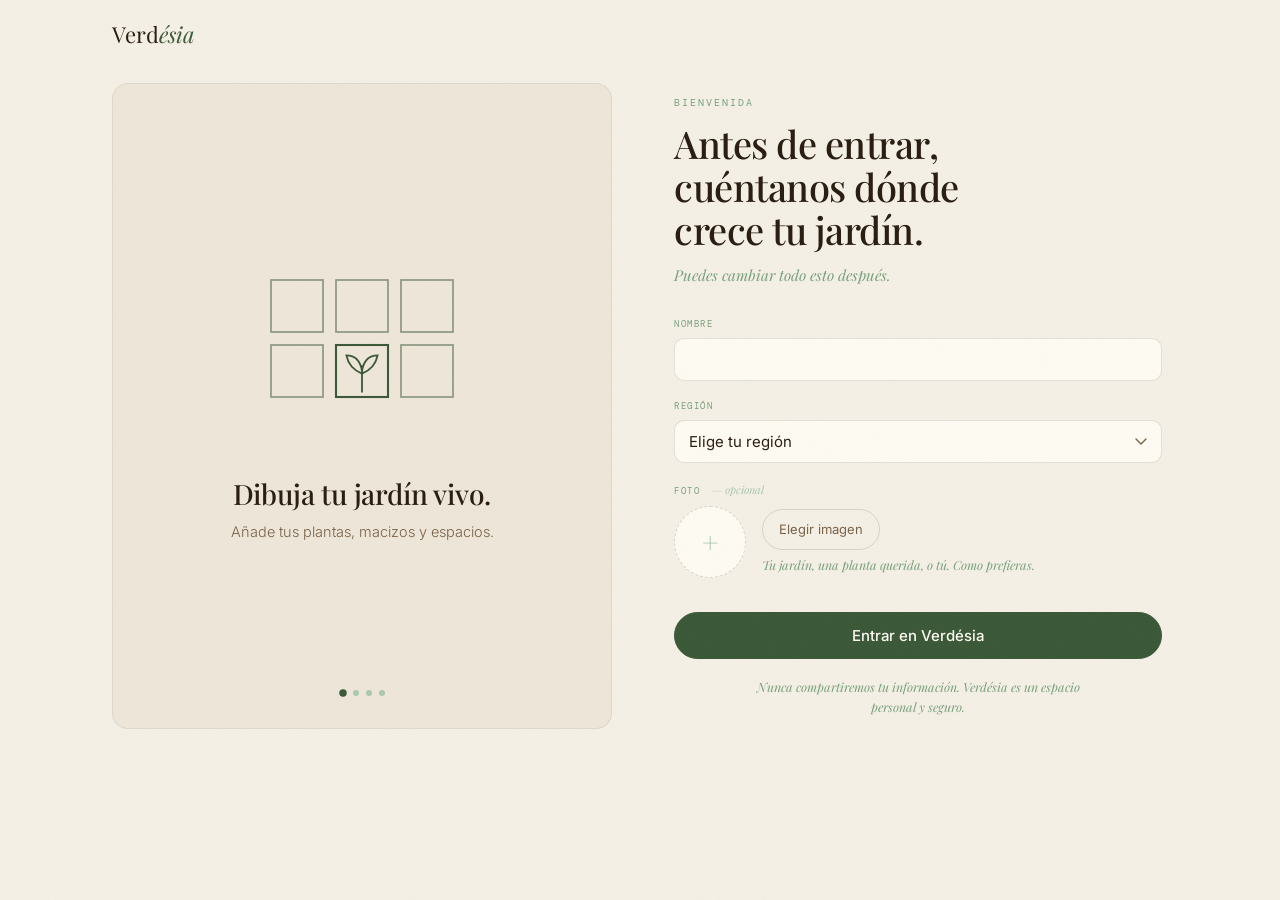
<file: verdesia_landing.html>
<!DOCTYPE html>
<html lang="es">
<head>
<meta charset="UTF-8">
<meta name="viewport" content="width=device-width, initial-scale=1.0, viewport-fit=cover">
<meta name="theme-color" content="#3B5838">
<meta name="apple-mobile-web-app-capable" content="yes">
<meta name="apple-mobile-web-app-status-bar-style" content="default">
<meta name="apple-mobile-web-app-title" content="Verdésia">
<link rel="manifest" href="manifest.json">
<link rel="icon" type="image/png" sizes="32x32" href="icons/favicon-32.png">
<link rel="apple-touch-icon" sizes="180x180" href="icons/icon-180-apple.png">
<title>Verdésia — Tu compañero de jardín en Chile</title>
<link rel="preconnect" href="https://fonts.googleapis.com">
<link href="https://fonts.googleapis.com/css2?family=Playfair+Display:ital,wght@0,400;0,600;0,700;1,400;1,600&family=Inter:wght@300;400;500;600&family=DM+Mono:wght@400;500&display=swap" rel="stylesheet">
<style>

/* ═══════════════════════════════════
   TOKENS
═══════════════════════════════════ */
:root {
  --soil:   #2A1E12;
  --bark:   #4A3626;
  --bark-lt:#7A6248;
  --moss:   #3B5838;
  --moss-lt:#4D7050;
  --sage:   #78A07C;
  --sage-lt:#A9C8AD;
  --straw:  #E6D7B0;
  --cream:  #F4EFE5;
  --parch:  #EDE6D8;
  --rust:   #B55A28;
  --sun:    #C8A03A;
  --white:  #FDFAF2;
  --font-d: 'Playfair Display', Georgia, serif;
  --font-b: 'Inter', system-ui, -apple-system, 'Segoe UI', sans-serif;
  --font-m: 'DM Mono', monospace;
  --ease:   cubic-bezier(.16,1,.3,1);
}

*, *::before, *::after { box-sizing: border-box; margin: 0; padding: 0; }
html { scroll-behavior: smooth; }

body {
  background: var(--white);
  color: var(--soil);
  font-family: var(--font-b);
  font-size: 15.5px;
  line-height: 1.7;
  overflow-x: hidden;
  -webkit-font-smoothing: antialiased;
  -moz-osx-font-smoothing: grayscale;
}

/* Subtle grain */
body::after {
  content: '';
  position: fixed; inset: 0; z-index: 999; pointer-events: none;
  background: url("data:image/svg+xml,%3Csvg viewBox='0 0 512 512' xmlns='http://www.w3.org/2000/svg'%3E%3Cfilter id='n'%3E%3CfeTurbulence type='fractalNoise' baseFrequency='.8' numOctaves='4' stitchTiles='stitch'/%3E%3C/filter%3E%3Crect width='100%25' height='100%25' filter='url(%23n)' opacity='.025'/%3E%3C/svg%3E");
  opacity: .5;
}

/* ═══════════════════════════════════
   NAV
═══════════════════════════════════ */
.nav {
  position: fixed; top: 0; left: 0; right: 0; z-index: 200;
  display: flex; align-items: center; justify-content: space-between;
  padding: 0 52px; height: 72px;
  background: rgba(253,250,242,.92);
  backdrop-filter: blur(16px) saturate(1.3);
  border-bottom: 1px solid rgba(42,30,18,.06);
  transition: height .3s;
}
.nav.scrolled { height: 56px; }
/* Au scroll, la nav se compacte ; la tagline disparait élégamment
   pour rester logée dans la zone claire. */
.nav.scrolled .nav-logo::after { display: none; }

.nav-logo {
  font-family: var(--font-d); font-size: 22px;
  color: var(--soil); text-decoration: none;
  position: relative; line-height: 1.1;
  letter-spacing: -.3px;
}
.nav-logo em { color: var(--moss); font-style: italic; }
/* Tagline editorial — assise sous le wordmark, lisible, sans bruit */
.nav-logo::after {
  content: 'Cultiva tu autonomía';
  position: absolute; top: 100%; left: 0;
  margin-top: 6px;
  font-family: var(--font-d); font-size: 12.5px;
  color: var(--moss-lt); font-style: italic;
  font-weight: 400; letter-spacing: .15px;
  white-space: nowrap;
  pointer-events: none;
}
@media (max-width: 380px) { .nav-logo::after { display: none; } }

.nav-center {
  display: flex; gap: 28px; align-items: center;
  position: absolute; left: 50%; transform: translateX(-50%);
}
.nav-center a {
  font-family: var(--font-m); font-size: 9.5px;
  color: var(--sage); letter-spacing: 2px; text-transform: uppercase;
  text-decoration: none; transition: color .18s;
  padding-bottom: 2px; border-bottom: 1px solid transparent;
}
.nav-center a:hover { color: var(--bark); }
.nav-center a.active { color: var(--soil); border-bottom-color: var(--moss); }

.nav-right { display: flex; gap: 12px; align-items: center; }
.lang-sw { display: flex; border: 1px solid rgba(42,30,18,.12); border-radius: 100px; overflow: hidden; }
.lb { padding: 4px 10px; border: none; background: transparent; font-family: var(--font-m); font-size: 9.5px; letter-spacing: .5px; color: var(--bark-lt); cursor: pointer; transition: background .15s, color .15s; }
.lb.on { background: var(--moss); color: var(--white); }

.nav-cta {
  padding: 8px 20px; border-radius: 100px;
  background: var(--moss); color: var(--white);
  font-family: var(--font-b); font-size: 13px; font-weight: 500;
  text-decoration: none; transition: background .18s, transform .15s;
  white-space: nowrap;
}
.nav-cta:hover { background: var(--soil); transform: translateY(-1px); }

/* ═══════════════════════════════════
   HERO
═══════════════════════════════════ */
.hero {
  min-height: 100vh;
  padding-top: 72px;
  display: grid;
  grid-template-columns: 1fr 1fr;
  position: relative; overflow: hidden;
}

/* Left */
.hero-left {
  display: flex; flex-direction: column; justify-content: center;
  padding: 80px 64px 80px 80px;
  position: relative; z-index: 1;
}

.hero-eyebrow {
  display: flex; align-items: center; gap: 10px;
  font-family: var(--font-m); font-size: 9.5px;
  color: var(--sage); letter-spacing: 2px; text-transform: uppercase;
  margin-bottom: 32px;
}
.hero-eyebrow::before { content: ''; width: 22px; height: 1px; background: var(--sage); }
.season-live {
  display: flex; align-items: center; gap: 6px;
  background: rgba(59,88,56,.08); border: 1px solid rgba(59,88,56,.15);
  padding: 3px 10px; border-radius: 100px;
}
.sl-dot { width: 6px; height: 6px; border-radius: 50%; background: var(--sage); animation: live-pulse 3s ease-in-out infinite; }
@keyframes live-pulse { 0%,100%{opacity:1;transform:scale(1)} 50%{opacity:.4;transform:scale(.7)} }

.hero-title {
  font-family: var(--font-d);
  font-size: clamp(42px, 5.5vw, 72px);
  line-height: 1.0; letter-spacing: -2.5px;
  color: var(--soil); margin-bottom: 24px; font-weight: 700;
}
.hero-title em { color: var(--moss); font-style: italic; font-weight: 400; }

.hero-desc {
  font-size: 16px; color: var(--bark-lt);
  font-weight: 300; line-height: 1.85;
  max-width: 420px; margin-bottom: 44px;
}

/* CTAs */
.hero-actions { display: flex; gap: 14px; align-items: center; flex-wrap: wrap; }
.btn-primary {
  display: inline-flex; align-items: center; gap: 8px;
  padding: 15px 30px; border-radius: 100px;
  background: var(--soil); color: var(--white);
  font-family: var(--font-b); font-size: 15px; font-weight: 500;
  text-decoration: none; border: none; cursor: pointer;
  transition: background .22s, transform .15s;
}
.btn-primary:hover { background: var(--moss); transform: translateY(-2px); }
.btn-secondary {
  display: inline-flex; align-items: center; gap: 8px;
  font-size: 14px; color: var(--bark-lt); font-weight: 400;
  text-decoration: none; transition: color .18s;
}
.btn-secondary:hover { color: var(--moss); }
.btn-arrow { transition: transform .2s; }
.btn-secondary:hover .btn-arrow { transform: translateX(4px); }

/* Trust strip */
.hero-trust {
  display: flex; gap: 36px; margin-top: 52px;
  padding-top: 36px; border-top: 1px solid rgba(42,30,18,.09);
}
.trust-item {}
.trust-val { font-family: var(--font-d); font-size: 28px; color: var(--soil); display: block; line-height: 1; letter-spacing: -.5px; }
.trust-label { font-size: 12px; color: var(--bark-lt); margin-top: 5px; font-weight: 300; }

/* Right — botanical */
.hero-right {
  background: var(--moss);
  position: relative; overflow: hidden;
}
.hero-svg {
  position: absolute; inset: 0;
  width: 100%; height: 100%;
}
.hero-right-inner {
  position: absolute; inset: 0; z-index: 2;
  display: flex; flex-direction: column;
  align-items: center; justify-content: center;
  padding: 60px 48px;
}

/* Floating cards */
.float-cards { width: 100%; max-width: 320px; }
.float-card {
  background: rgba(253,250,242,.93); border-radius: 12px;
  padding: 18px 20px; margin-bottom: 12px;
  backdrop-filter: blur(10px);
  box-shadow: 0 8px 32px rgba(0,0,0,.15);
  animation: float-card 7s ease-in-out infinite;
}
.float-card:nth-child(2) { animation-delay: -2.5s; margin-left: 24px; }
.float-card:nth-child(3) { animation-delay: -5s; }
@keyframes float-card { 0%,100%{transform:translateY(0)} 50%{transform:translateY(-8px)} }

.fc-top { display: flex; align-items: center; justify-content: space-between; margin-bottom: 9px; }
.fc-tag { font-family: var(--font-m); font-size: 9px; background: var(--straw); color: var(--bark-lt); padding: 2px 9px; border-radius: 100px; letter-spacing: .3px; }
.fc-now { font-family: var(--font-m); font-size: 9px; background: rgba(59,88,56,.12); color: var(--moss); padding: 2px 9px; border-radius: 100px; }
.fc-name { font-family: var(--font-b); font-size: 16px; color: var(--soil); margin-bottom: 2px; font-weight: 600; letter-spacing: -.1px; }
.fc-stage { font-size: 11.5px; color: var(--sage); font-weight: 300; margin-bottom: 10px; }
.fc-action { font-size: 12.5px; color: var(--bark-lt); font-weight: 300; line-height: 1.6; }
.fc-action strong { color: var(--bark); font-weight: 500; }
.fc-progress { margin-top: 10px; }
.fc-prog-bar { height: 3px; background: rgba(42,30,18,.08); border-radius: 2px; overflow: hidden; margin-bottom: 4px; }
.fc-prog-fill { height: 100%; background: var(--moss); border-radius: 2px; }
.fc-prog-label { font-family: var(--font-m); font-size: 9px; color: var(--sage-lt); display: flex; justify-content: space-between; }

/* ═══════════════════════════════════
   SECTION SHARED
═══════════════════════════════════ */
.section-eyebrow {
  font-family: var(--font-m); font-size: 9px;
  color: var(--sage); letter-spacing: 2.5px; text-transform: uppercase;
  margin-bottom: 14px;
  display: flex; align-items: center; gap: 10px;
}
.section-eyebrow::before { content: ''; width: 18px; height: 1px; background: var(--sage); }
.section-title {
  font-family: var(--font-d);
  font-size: clamp(26px, 3.5vw, 42px);
  color: var(--soil); line-height: 1.1; letter-spacing: -.5px;
}
.section-title em { color: var(--moss); font-style: italic; }
.section-body {
  font-size: 15px; color: var(--bark-lt);
  font-weight: 300; line-height: 1.85; max-width: 500px;
}

/* Fade animations */
.reveal { opacity: 0; transform: translateY(20px); transition: opacity .65s var(--ease), transform .65s var(--ease); }
.reveal.visible { opacity: 1; transform: translateY(0); }
.reveal:nth-child(2) { transition-delay: .08s; }
.reveal:nth-child(3) { transition-delay: .16s; }
.reveal:nth-child(4) { transition-delay: .24s; }

/* ═══════════════════════════════════
   SECTION 1 — HOW IT WORKS (3 pillars)
═══════════════════════════════════ */
.section-pillars {
  padding: 96px 80px;
  background: var(--cream);
}
.pillars-header { margin-bottom: 64px; }

.pillars-grid {
  display: grid; grid-template-columns: repeat(3, 1fr);
  gap: 0;
}
.pillar {
  padding: 44px 40px;
  background: var(--white);
  border-top: 3px solid transparent;
  transition: border-top-color .25s, background .25s;
  position: relative;
}
.pillar:hover { border-top-color: var(--moss); background: var(--parch); }
.pillar:not(:last-child)::after {
  content: ''; position: absolute; right: 0; top: 44px; bottom: 44px;
  width: 1px; background: rgba(42,30,18,.07);
}
.pillar-num {
  font-family: var(--font-d); font-size: 72px; font-style: italic;
  color: rgba(42,30,18,.05); line-height: 1;
  position: absolute; top: 24px; right: 28px;
}
.pillar-icon { font-size: 28px; margin-bottom: 20px; display: block; }
.pillar-title {
  font-family: var(--font-d); font-size: 21px;
  color: var(--soil); margin-bottom: 12px; line-height: 1.25;
}
.pillar-desc { font-size: 14px; color: var(--bark-lt); font-weight: 300; line-height: 1.8; }
.pillar-link {
  display: inline-flex; align-items: center; gap: 6px;
  margin-top: 20px; font-family: var(--font-m); font-size: 9.5px;
  color: var(--moss); letter-spacing: 1px; text-transform: uppercase;
  text-decoration: none; transition: gap .18s;
}
.pillar-link:hover { gap: 10px; }

/* ═══════════════════════════════════
   SECTION — HOW IT WORKS (5 calm steps)
   Editorial, typography-first. No cards.
═══════════════════════════════════ */
.section-howto {
  padding: 96px 80px;
  background: var(--white);
}
.howto-head { margin-bottom: 48px; max-width: 640px; }
.howto-intro {
  font-family: var(--font-d); font-style: italic;
  font-size: clamp(17px, 1.8vw, 21px);
  color: var(--bark); font-weight: 400;
  line-height: 1.6; margin-top: 18px;
  max-width: 560px;
}
.howto-steps {
  max-width: 720px;
  list-style: none; padding: 0; margin: 0;
}
.howto-step {
  display: grid; grid-template-columns: 60px 1fr;
  gap: 24px; align-items: baseline;
  padding: 22px 0;
  border-top: 1px solid rgba(42,30,18,.07);
}
.howto-step:last-child { border-bottom: 1px solid rgba(42,30,18,.07); }
.howto-num {
  font-family: var(--font-m); font-size: 11px;
  color: var(--sage); letter-spacing: 2px;
}
.howto-text {
  font-size: 15.5px; color: var(--bark);
  font-weight: 300; line-height: 1.75;
}
.howto-foot {
  margin-top: 48px; max-width: 560px;
}
.howto-conclusion {
  font-size: 14px; color: var(--bark-lt);
  font-weight: 300; line-height: 1.85;
}
.howto-signature {
  margin-top: 18px;
  font-family: var(--font-d); font-style: italic;
  font-size: 13.5px; color: var(--sage);
  line-height: 1.7;
}

/* ═══════════════════════════════════
   SECTION 2 — TODAY
═══════════════════════════════════ */
.section-today {
  padding: 96px 80px;
  background: var(--white);
  display: grid; grid-template-columns: 1fr 1fr;
  gap: 80px; align-items: center;
}
.today-visual {
  border-radius: 16px; overflow: hidden;
  background: var(--soil);
  padding: 36px;
  position: relative;
}
.today-visual::before {
  content: ''; position: absolute; right: -40px; top: -40px;
  width: 200px; height: 200px; border-radius: 50%;
  border: 1px solid rgba(255,255,255,.05);
}

/* Mock "today" screen */
.mock-today { display: flex; flex-direction: column; gap: 12px; }
.mock-date {
  font-family: var(--font-m); font-size: 9px;
  color: var(--sage-lt); letter-spacing: 2px; text-transform: uppercase;
  margin-bottom: 4px;
}
.mock-title {
  font-family: var(--font-d); font-size: 22px; color: var(--white);
  margin-bottom: 16px; line-height: 1.2;
}
.mock-title em { color: var(--sage-lt); font-style: italic; }
.mock-card {
  background: rgba(255,255,255,.07); border-radius: 10px;
  padding: 14px 16px; border: 1px solid rgba(255,255,255,.08);
}
.mc-top { display: flex; align-items: center; gap: 10px; margin-bottom: 8px; }
.mc-em { font-size: 20px; }
.mc-name { font-size: 13.5px; font-weight: 500; color: var(--straw); }
.mc-stage { font-family: var(--font-m); font-size: 9px; color: var(--sage-lt); margin-left: auto; }
.mc-action { font-size: 12px; color: rgba(230,215,176,.65); font-weight: 300; line-height: 1.65; }
.mc-progress { margin-top: 10px; height: 3px; background: rgba(255,255,255,.08); border-radius: 2px; overflow: hidden; }
.mc-prog-fill { height: 100%; background: var(--sage); border-radius: 2px; }

.mock-season-badge {
  display: flex; align-items: center; gap: 9px;
  padding: 10px 14px; background: rgba(255,255,255,.06);
  border-radius: 8px; border: 1px solid rgba(255,255,255,.07);
}
.msb-icon { font-size: 18px; }
.msb-name { font-size: 13px; color: var(--straw); font-weight: 500; }
.msb-sub  { font-family: var(--font-m); font-size: 9px; color: var(--sage-lt); margin-top: 1px; }

.today-text {}
.today-text .section-body { margin-top: 16px; margin-bottom: 24px; }
.today-feature {
  display: flex; gap: 12px; align-items: flex-start;
  padding: 14px 0; border-bottom: 1px solid rgba(42,30,18,.06);
}
.today-feature:last-child { border-bottom: none; }
.tf-icon { font-size: 18px; flex-shrink: 0; margin-top: 1px; }
.tf-title { font-size: 14px; font-weight: 500; color: var(--soil); margin-bottom: 2px; }
.tf-desc  { font-size: 13px; color: var(--bark-lt); font-weight: 300; line-height: 1.65; }

/* ═══════════════════════════════════
   SECTION 3 — PLANT PAGES
═══════════════════════════════════ */
.section-plants {
  padding: 96px 80px;
  background: var(--cream);
}
.plants-layout {
  display: grid; grid-template-columns: 1fr 1fr;
  gap: 80px; align-items: center; margin-top: 60px;
}
.plants-text {}
.plants-text .section-body { margin-top: 16px; margin-bottom: 32px; }

/* Plant info showcase */
.plant-info-list { display: flex; flex-direction: column; gap: 0; }
.pil-item {
  display: flex; gap: 14px; align-items: flex-start;
  padding: 15px 0; border-bottom: 1px solid rgba(42,30,18,.07);
}
.pil-item:last-child { border-bottom: none; }
.pil-icon { font-size: 17px; flex-shrink: 0; width: 28px; }
.pil-title { font-size: 13.5px; font-weight: 500; color: var(--soil); margin-bottom: 2px; }
.pil-desc  { font-size: 12.5px; color: var(--bark-lt); font-weight: 300; line-height: 1.6; }

/* Plant card preview */
.plant-card-preview {
  border-radius: 16px; overflow: hidden;
  background: var(--white); border: 1px solid rgba(42,30,18,.08);
  box-shadow: 0 20px 60px rgba(42,30,18,.1);
}
.pcp-hero {
  background: var(--moss); height: 200px;
  display: flex; align-items: center; justify-content: center;
  position: relative; overflow: hidden;
}
.pcp-hero-svg { position: absolute; inset: 0; width: 100%; height: 100%; }
.pcp-em { font-size: 80px; position: relative; z-index: 2; animation: float-plant 7s ease-in-out infinite; }
@keyframes float-plant { 0%,100%{transform:translateY(0)} 50%{transform:translateY(-8px)} }
.pcp-body { padding: 22px 24px; }
.pcp-name { font-family: var(--font-d); font-size: 22px; color: var(--soil); margin-bottom: 3px; }
.pcp-latin { font-size: 12px; color: var(--sage); font-style: italic; margin-bottom: 16px; }
.pcp-tags { display: flex; gap: 6px; flex-wrap: wrap; margin-bottom: 16px; }
.pcp-tag {
  font-family: var(--font-m); font-size: 9px; letter-spacing: .5px;
  padding: 3px 9px; border-radius: 100px; background: var(--cream); color: var(--bark-lt);
}
.pcp-tag.green { background: rgba(59,88,56,.1); color: var(--moss); }
.pcp-cal { display: grid; grid-template-columns: repeat(12,1fr); gap: 2px; }
.pcp-cal-bar { height: 6px; border-radius: 2px; background: rgba(42,30,18,.06); }
.pcp-cal-bar.on-sow  { background: rgba(200,160,58,.5); }
.pcp-cal-bar.on-harv { background: rgba(181,90,40,.5); }
.pcp-link {
  display: flex; align-items: center; gap: 6px;
  margin-top: 16px; font-family: var(--font-m); font-size: 9.5px;
  color: var(--moss); letter-spacing: 1px; text-transform: uppercase;
  text-decoration: none; transition: gap .18s;
}
.pcp-link:hover { gap: 10px; }

/* ═══════════════════════════════════
   SECTION 4 — SEEDS / HERITAGE
═══════════════════════════════════ */
.section-seeds {
  background: var(--soil);
  padding: 96px 80px;
  position: relative; overflow: hidden;
}
.seeds-rings {
  position: absolute; right: -80px; top: -80px;
}
.seeds-inner {
  display: grid; grid-template-columns: 1fr 1fr;
  gap: 80px; align-items: center; position: relative; z-index: 1;
}
.seeds-text .section-eyebrow { color: var(--sage-lt); }
.seeds-text .section-eyebrow::before { background: var(--sage-lt); }
.seeds-text .section-title { color: var(--white); }
.seeds-text .section-title em { color: var(--sage-lt); }
.seeds-text .section-body { color: rgba(230,215,176,.65); margin-top: 16px; }

.seed-steps { display: flex; flex-direction: column; gap: 0; }
.seed-step {
  display: flex; gap: 18px; padding: 20px 0;
  border-bottom: 1px solid rgba(255,255,255,.06);
}
.seed-step:last-child { border-bottom: none; }
.ss-num {
  width: 28px; height: 28px; border-radius: 50%;
  background: rgba(255,255,255,.07); color: var(--straw);
  display: flex; align-items: center; justify-content: center;
  font-family: var(--font-d); font-size: 14px; flex-shrink: 0; margin-top: 1px;
}
.ss-title { font-size: 14px; font-weight: 500; color: var(--straw); margin-bottom: 4px; }
.ss-desc  { font-size: 13px; color: rgba(230,215,176,.55); font-weight: 300; line-height: 1.75; }

/* ═══════════════════════════════════
   SECTION 5 — CHILE SPECIFIC
═══════════════════════════════════ */
.section-chile {
  padding: 96px 80px;
  background: var(--white);
}
.chile-grid {
  display: grid; grid-template-columns: repeat(3,1fr);
  gap: 2px; margin-top: 60px;
}
.chile-card {
  padding: 40px 36px;
  background: var(--cream);
  border-top: 2px solid transparent;
  transition: border-top-color .22s, background .22s;
}
.chile-card:hover { border-top-color: var(--rust); background: var(--parch); }
.cc-icon { font-size: 26px; margin-bottom: 18px; display: block; }
.cc-zone { font-family: var(--font-m); font-size: 9px; color: var(--sage); letter-spacing: 1.5px; text-transform: uppercase; margin-bottom: 10px; }
.cc-title { font-family: var(--font-d); font-size: 19px; color: var(--soil); margin-bottom: 10px; line-height: 1.25; }
.cc-desc  { font-size: 13.5px; color: var(--bark-lt); font-weight: 300; line-height: 1.8; }

/* ═══════════════════════════════════
   SECTION 6 — CTA FINAL
═══════════════════════════════════ */
.section-cta {
  background: var(--moss);
  padding: 112px 80px;
  text-align: center;
  position: relative; overflow: hidden;
}
.cta-bg {
  position: absolute; inset: 0;
  background:
    radial-gradient(ellipse at 20% 50%, rgba(255,255,255,.06) 0%, transparent 55%),
    radial-gradient(ellipse at 80% 20%, rgba(200,160,58,.1) 0%, transparent 50%);
}
.cta-inner { position: relative; z-index: 1; }
.cta-eyebrow {
  font-family: var(--font-m); font-size: 9px;
  color: var(--sage-lt); letter-spacing: 2.5px; text-transform: uppercase;
  margin-bottom: 20px;
  display: flex; align-items: center; justify-content: center; gap: 10px;
}
.cta-eyebrow::before, .cta-eyebrow::after { content: ''; width: 28px; height: 1px; background: var(--sage-lt); opacity: .5; }
.cta-title {
  font-family: var(--font-d);
  font-size: clamp(34px, 5.5vw, 64px);
  color: var(--white); line-height: 1.05;
  letter-spacing: -2px; margin-bottom: 18px;
}
.cta-title em { color: var(--sage-lt); font-style: italic; font-weight: 400; }
.cta-sub {
  font-size: 16px; color: rgba(253,250,242,.65);
  font-weight: 300; max-width: 440px;
  margin: 0 auto 52px; line-height: 1.8;
}
.cta-actions {
  display: flex; gap: 16px; justify-content: center; flex-wrap: wrap;
  margin-bottom: 36px;
}
.btn-white {
  display: inline-flex; align-items: center; gap: 8px;
  padding: 15px 34px; border-radius: 100px;
  background: var(--white); color: var(--moss);
  font-family: var(--font-b); font-size: 15px; font-weight: 500;
  text-decoration: none; transition: background .2s, transform .15s;
}
.btn-white:hover { background: var(--straw); transform: translateY(-2px); }
.btn-ghost-white {
  display: inline-flex; align-items: center; gap: 8px;
  padding: 15px 28px; border-radius: 100px;
  border: 1.5px solid rgba(255,255,255,.3); color: rgba(253,250,242,.85);
  font-family: var(--font-b); font-size: 15px; font-weight: 400;
  text-decoration: none; transition: border-color .2s, transform .15s;
}
.btn-ghost-white:hover { border-color: rgba(255,255,255,.6); transform: translateY(-2px); }

.cta-note {
  font-family: var(--font-m); font-size: 10px;
  color: rgba(253,250,242,.35); letter-spacing: .5px;
}

/* ═══════════════════════════════════
   FOOTER
═══════════════════════════════════ */
footer {
  background: var(--soil);
  padding: 44px 80px 36px;
}
.footer-top {
  display: flex; justify-content: space-between; align-items: flex-start;
  flex-wrap: wrap; gap: 32px;
  padding-bottom: 36px; border-bottom: 1px solid rgba(255,255,255,.06);
  margin-bottom: 28px;
}
.footer-brand .brand-name { font-family: var(--font-d); font-size: 20px; color: var(--straw); font-style: italic; display: block; margin-bottom: 8px; }
.footer-brand p { font-size: 12.5px; color: rgba(230,215,176,.4); max-width: 220px; line-height: 1.65; font-weight: 300; }

.footer-col h4 { font-family: var(--font-m); font-size: 9px; color: rgba(230,215,176,.3); letter-spacing: 1.5px; text-transform: uppercase; margin-bottom: 14px; }
.footer-col a { display: block; color: rgba(230,215,176,.45); font-size: 13px; margin-bottom: 8px; text-decoration: none; font-weight: 300; transition: color .18s; }
.footer-col a:hover { color: var(--straw); }

.footer-bottom {
  display: flex; justify-content: space-between; align-items: center;
  flex-wrap: wrap; gap: 12px;
  font-size: 12px; color: rgba(230,215,176,.25);
  font-family: var(--font-m);
}

/* ═══════════════════════════════════
   RESPONSIVE
═══════════════════════════════════ */
@media (max-width: 1024px) {
  .hero { grid-template-columns: 1fr; }
  .hero-left { padding: 60px 28px 48px; }
  .hero-right { min-height: 380px; }
  .section-pillars, .section-howto, .section-today, .section-plants, .section-seeds, .section-chile, .section-cta { padding: 64px 28px; }
  .section-today, .plants-layout, .seeds-inner { grid-template-columns: 1fr; gap: 44px; }
  .pillars-grid, .chile-grid { grid-template-columns: 1fr; }
  .pillar:not(:last-child)::after { display: none; }
  .nav-center { display: none; }
  footer { padding: 36px 28px 28px; }
  .hero-trust { gap: 24px; flex-wrap: wrap; }
}
@media (max-width: 640px) {
  .hero-title { font-size: 40px; letter-spacing: -1.5px; }
  .hero-left { padding: 44px 20px 36px; }
  .hero-actions { flex-direction: column; align-items: flex-start; }
  .nav { padding: 0 20px; }
}
</style>
</head>
<body>

<!-- Shared modules — landing solo necesita lang persistence (sin onboarding) -->
<script src="storage.js"></script>
<!-- Façade régionale : DOIT être chargée AVANT i18n.js pour que t() puisse
     résoudre {region} dès le premier applyLang(). -->
<script src="verdesia_region_config.js"></script>
<script src="verdesia_plan.js"></script>
<script src="i18n.js"></script>
<script src="verdesia_profile.js" defer></script>

<!-- NAV -->
<nav class="nav" id="nav">
  <a href="verdesia_landing.html" class="nav-logo">Verd<em>ésia</em></a>
  <div class="nav-center">
    <a href="verdesia_landing.html" id="navHome"   class="active">Inicio</a>
    <a href="verdesia_today.html"      id="navToday">Hoy</a>
    <a href="verdesia_jardin.html"     id="navGarden">Mi jardín</a>
    <a href="verdesia_explorer.html"   id="navPlants">Plantas</a>
    <a href="verdesia_brote.html"      id="navDiag">Lectura del huerto</a>
    <a href="verdesia_observaciones.html" id="navMemoria">Memoria</a>
  </div>
  <div class="nav-right">
    <a href="verdesia_today.html" class="nav-cta" id="navCta">Entrar a mi jardín</a>
  </div>
</nav>

<!-- ═══════ HERO -->
<section class="hero">
  <div class="hero-left">
    <div class="hero-eyebrow">
      <span id="heroEyebrow">Jardín · Santiago · Chile</span>
      <div class="season-live">
        <div class="sl-dot"></div>
        <span id="heroBadge">Primavera</span>
      </div>
    </div>

    <h1 class="hero-title" id="heroTitle">
      Sabe qué<br>plantar <em>hoy.</em>
    </h1>

    <p class="hero-desc" id="heroDesc">
      Verdésia es un compañero de jardín para Chile. Te dice qué sembrar esta semana, sigue el crecimiento de tus plantas, y conserva el conocimiento de tus semillas, saison tras saison.
    </p>

    <div class="hero-actions">
      <a href="verdesia_today.html" class="btn-primary">
        🌱 <span id="heroCta1">Entrar a mi jardín</span>
      </a>
      <a href="verdesia_explorer.html" class="btn-secondary">
        <span id="heroCta2">Explorar plantas</span>
        <span class="btn-arrow">→</span>
      </a>
    </div>

    <div class="hero-trust">
      <div class="trust-item">
        <span class="trust-val" id="tv1">Hoy</span>
        <div class="trust-label" id="tl1">Lo que necesita tu jardín ahora mismo</div>
      </div>
      <div class="trust-item">
        <span class="trust-val">Chile</span>
        <div class="trust-label" id="tl2">Calendario para el hemisferio Sur</div>
      </div>
      <div class="trust-item">
        <span class="trust-val">🌱</span>
        <div class="trust-label" id="tl3">Semillas, cultivo, memoria</div>
      </div>
    </div>
  </div>

  <div class="hero-right">
    <svg class="hero-svg" viewBox="0 0 600 800" fill="none" xmlns="http://www.w3.org/2000/svg">
      <circle cx="300" cy="400" r="280" stroke="white" stroke-width=".5" opacity=".07"/>
      <circle cx="300" cy="400" r="200" stroke="white" stroke-width=".4" opacity=".05"/>
      <circle cx="300" cy="400" r="120" stroke="white" stroke-width=".4" opacity=".04"/>
      <ellipse cx="300" cy="400" rx="280" ry="155" stroke="white" stroke-width=".4" opacity=".04"/>
      <ellipse cx="300" cy="400" rx="155" ry="280" stroke="white" stroke-width=".4" opacity=".04"/>
      <line x1="300" y1="80" x2="300" y2="720" stroke="white" stroke-width=".3" opacity=".04"/>
      <line x1="20" y1="400" x2="580" y2="400" stroke="white" stroke-width=".3" opacity=".04"/>
    </svg>

    <div class="hero-right-inner">
      <div class="float-cards">

        <!-- Card 1 — Hoy -->
        <div class="float-card">
          <div class="fc-top">
            <span class="fc-tag" id="fc1tag">🌸 Primavera · Santiago</span>
            <span class="fc-now" id="fc1now">Esta semana</span>
          </div>
          <div class="fc-name">🍅 <span id="fc1name">Tomate</span></div>
          <div class="fc-stage" id="fc1stage">Crecimiento vegetativo · Día 38</div>
          <div class="fc-action" id="fc1action"><strong>Ahora:</strong> Tutorar y eliminar brotes axilares. Regar en la base.</div>
          <div class="fc-progress">
            <div class="fc-prog-bar"><div class="fc-prog-fill" style="width:55%"></div></div>
            <div class="fc-prog-label"><span id="fc1s1">Germinación</span><span id="fc1s2">Cosecha</span></div>
          </div>
        </div>

        <!-- Card 2 — Planta -->
        <div class="float-card">
          <div class="fc-top">
            <span class="fc-tag">Csb / Cfa · Mediterráneo</span>
          </div>
          <div class="fc-name">🍓 <span id="fc2name">Frutilla</span></div>
          <div class="fc-stage" id="fc2stage">Floración · Día 72</div>
          <div class="fc-action" id="fc2action"><strong>Esta semana:</strong> Polinización en curso. Colocar paja debajo de los frutos.</div>
          <div class="fc-progress">
            <div class="fc-prog-bar"><div class="fc-prog-fill" style="width:72%"></div></div>
            <div class="fc-prog-label"><span id="fc2s1">Instalación</span><span id="fc2s2">Cosecha</span></div>
          </div>
        </div>

        <!-- Card 3 — Note -->
        <div class="float-card">
          <div class="fc-top">
            <span class="fc-tag" id="fc3tag">📝 Observación</span>
            <span style="font-family:var(--font-m);font-size:9px;color:var(--sage-lt)">Ayer</span>
          </div>
          <div class="fc-name">🌿 <span id="fc3name">Albahaca</span></div>
          <div style="font-size:12.5px;color:var(--bark-lt);font-weight:300;line-height:1.65;margin-top:6px" id="fc3note">«Flores apareciendo, pinzar hoy antes de que abran. Aroma intenso.»</div>
        </div>

      </div>
    </div>
  </div>
</section>

<!-- ═══════ HOW IT WORKS — 5 calm steps (editorial, no cards) -->
<section class="section-howto">
  <div class="howto-head">
    <div class="section-eyebrow reveal">Cómo funciona</div>
    <h2 class="section-title reveal">Un cuaderno vivo<br>para tu <em>jardín.</em></h2>
    <p class="howto-intro reveal">Verdésia acompaña el ritmo natural de tus cultivos, estaciones y espacios.</p>
  </div>
  <ol class="howto-steps">
    <li class="howto-step reveal">
      <div class="howto-num">01</div>
      <div class="howto-text">Explora plantas adaptadas a Chile: hortalizas, flores, hierbas, árboles y variedades patrimoniales.</div>
    </li>
    <li class="howto-step reveal">
      <div class="howto-num">02</div>
      <div class="howto-text">Añade a tu jardín personal las plantas que cultivas.</div>
    </li>
    <li class="howto-step reveal">
      <div class="howto-num">03</div>
      <div class="howto-text">Organiza tu espacio libremente en una grilla visual, como un verdadero huerto.</div>
    </li>
    <li class="howto-step reveal">
      <div class="howto-num">04</div>
      <div class="howto-text">Verdésia sigue el ritmo de las estaciones australes y muestra la evolución natural de cada planta.</div>
    </li>
    <li class="howto-step reveal">
      <div class="howto-num">05</div>
      <div class="howto-text">Observa buenas asociaciones entre especies, evita vecindades difíciles, y aprende poco a poco a cultivar con autonomía.</div>
    </li>
  </ol>
  <div class="howto-foot">
    <p class="howto-conclusion reveal">Todo funciona directamente en tu dispositivo. Sin cuenta. Sin nube. Sin distracciones.</p>
    <p class="howto-signature reveal">Diseñado para Chile.<br>Pensado para ritmos lentos y jardines reales.</p>
  </div>
</section>

<!-- ═══════ PILLARS -->
<section class="section-pillars" id="como-funciona">
  <div class="pillars-header">
    <div class="section-eyebrow reveal">Tres caminos</div>
    <h2 class="section-title reveal" id="pillarsTitle">Tres cosas simples,<br>hechas <em>bien.</em></h2>
  </div>
  <div class="pillars-grid">
    <div class="pillar reveal">
      <span class="pillar-num">1</span>
      <span class="pillar-icon">☀️</span>
      <h3 class="pillar-title" id="p1title">Lo que hacer hoy</h3>
      <p class="pillar-desc"  id="p1desc">Verdésia sabe la temporada en Chile, tu zona, y el estado de cada planta. Cada mañana te dice exactamente qué necesita tu jardín esta semana.</p>
      <a href="verdesia_today.html" class="pillar-link" id="p1link">Ver hoy →</a>
    </div>
    <div class="pillar reveal">
      <span class="pillar-num">2</span>
      <span class="pillar-icon">📖</span>
      <h3 class="pillar-title" id="p2title">Conocer tus plantas</h3>
      <p class="pillar-desc"  id="p2desc">Fichas botánicas completas: cuándo sembrar, etapas de crecimiento, asociaciones, nutrición, y cómo recolectar las semillas. Información útil, no genérica.</p>
      <a href="verdesia_explorer.html" class="pillar-link" id="p2link">Ver fichas →</a>
    </div>
    <div class="pillar reveal">
      <span class="pillar-num">3</span>
      <span class="pillar-icon">🧠</span>
      <h3 class="pillar-title" id="p3title">Recordar tu jardín</h3>
      <p class="pillar-desc"  id="p3desc">Anota lo que observas, sigue el progreso de cada planta, conserva la memoria de tus cultivos saison tras saison. Tu jardín, documentado.</p>
      <a href="verdesia_jardin.html" class="pillar-link" id="p3link">Mi jardín →</a>
    </div>
  </div>
</section>

<!-- ═══════ TODAY SECTION -->
<section class="section-today" id="hoy">
  <div class="today-visual reveal">
    <div class="mock-today">
      <div class="mock-date" id="mockDate">Martes, Sep 2025 · Santiago, Chile</div>
      <div class="mock-title" id="mockTitle">Buenos días —<br><em>es primavera</em></div>

      <div class="mock-card">
        <div class="mc-top">
          <span class="mc-em">🍅</span>
          <span class="mc-name" id="mc1name">Tomate</span>
          <span class="mc-stage" id="mc1stage">Crecimiento · Día 38</span>
        </div>
        <div class="mc-action" id="mc1action">Tutorar y eliminar brotes axilares. Regar en la base, nunca sobre el follaje.</div>
        <div class="mc-progress"><div class="mc-prog-fill" style="width:52%"></div></div>
      </div>

      <div class="mock-card">
        <div class="mc-top">
          <span class="mc-em">🌿</span>
          <span class="mc-name" id="mc2name">Albahaca</span>
          <span class="mc-stage" id="mc2stage">Crecimiento · Día 22</span>
        </div>
        <div class="mc-action" id="mc2action">Pinzar los ápices antes de que florezcan. Cortar las flores para prolongar la producción.</div>
        <div class="mc-progress"><div class="mc-prog-fill" style="width:65%"></div></div>
      </div>

      <div class="mock-season-badge">
        <span class="msb-icon">🌸</span>
        <div>
          <div class="msb-name" id="msbName">Primavera austral</div>
          <div class="msb-sub" id="msbSub">Sep · Oct · Nov · Santiago</div>
        </div>
      </div>
    </div>
  </div>

  <div class="today-text reveal">
    <div class="section-eyebrow" id="todayEyebrow">Página de inicio</div>
    <h2 class="section-title" id="todayTitle">Tu jardín,<br>cada <em>mañana.</em></h2>
    <p class="section-body" id="todayBody">Abre Verdésia y en 30 segundos sabes qué está pasando en tu jardín esta semana. Sin notificaciones. Sin ruido. Solo lo que importa.</p>

    <div style="margin-top:28px">
      <div class="today-feature">
        <span class="tf-icon">🗓️</span>
        <div><div class="tf-title" id="tf1t">Temporada en tiempo real</div><div class="tf-desc" id="tf1d">El calendario del hemisferio Sur, siempre correcto para Santiago.</div></div>
      </div>
      <div class="today-feature">
        <span class="tf-icon">🌱</span>
        <div><div class="tf-title" id="tf2t">Estado de cada planta</div><div class="tf-desc" id="tf2d">Qué etapa, cuántos días, y qué hacer exactamente esta semana.</div></div>
      </div>
      <div class="today-feature">
        <span class="tf-icon">🌤</span>
        <div><div class="tf-title" id="tf3t">Qué sembrar ahora</div><div class="tf-desc" id="tf3d">Las plantas indicadas para tu zona y tu temporada, actualizadas automáticamente.</div></div>
      </div>
    </div>
  </div>
</section>

<!-- ═══════ PLANTS -->
<section class="section-plants" id="plantas">
  <div class="reveal">
    <div class="section-eyebrow" id="plantsEyebrow">Fichas de plantas</div>
    <h2 class="section-title" id="plantsTitle">Conocimiento botánico<br>para <em>jardineros reales.</em></h2>
  </div>

  <div class="plants-layout">
    <div class="plants-text reveal">
      <p class="section-body" id="plantsBody">Cada ficha contiene todo lo que necesitas saber sobre una planta — desde la siembra hasta la recolección de semillas. Información específica para Chile, no genérica.</p>

      <div class="plant-info-list" style="margin-top:28px">
        <div class="pil-item"><span class="pil-icon">📅</span><div><div class="pil-title" id="pil1t">Cuándo plantar en Chile</div><div class="pil-desc" id="pil1d">Calendarios para el hemisferio Sur, con zonas climáticas — de Santiago a Valdivia.</div></div></div>
        <div class="pil-item"><span class="pil-icon">🌱</span><div><div class="pil-title" id="pil2t">Etapas de crecimiento</div><div class="pil-desc" id="pil2d">Desde la germinación hasta la cosecha, con qué hacer en cada etapa.</div></div></div>
        <div class="pil-item"><span class="pil-icon">🤝</span><div><div class="pil-title" id="pil3t">Plantas compañeras</div><div class="pil-desc" id="pil3d">Qué plantar junto, qué evitar, y por qué — explicado simplemente.</div></div></div>
        <div class="pil-item"><span class="pil-icon">🥗</span><div><div class="pil-title" id="pil4t">Nutrición</div><div class="pil-desc" id="pil4d">Los beneficios reales de lo que cultivas — vitaminas, minerales, usos medicinales.</div></div></div>
        <div class="pil-item"><span class="pil-icon">🌾</span><div><div class="pil-title" id="pil5t">Recolección de semillas</div><div class="pil-desc" id="pil5d">Guía paso a paso para guardar, secar y conservar las semillas de cada planta.</div></div></div>
      </div>

      <a href="verdesia_plante.html?id=tomate" class="btn-primary" style="margin-top:32px;display:inline-flex" id="plantsBtn">
        📖 <span id="plantsBtnTxt">Ver ficha del tomate →</span>
      </a>
    </div>

    <div class="plant-card-preview reveal">
      <div class="pcp-hero">
        <svg class="pcp-hero-svg" viewBox="0 0 400 200" fill="none" xmlns="http://www.w3.org/2000/svg">
          <circle cx="200" cy="100" r="180" stroke="white" stroke-width=".5" opacity=".07"/>
          <circle cx="200" cy="100" r="120" stroke="white" stroke-width=".4" opacity=".05"/>
          <ellipse cx="200" cy="100" rx="180" ry="80" stroke="white" stroke-width=".4" opacity=".04"/>
        </svg>
        <div class="pcp-em">🍅</div>
      </div>
      <div class="pcp-body">
        <div class="pcp-name" id="pcpName">Tomate</div>
        <div class="pcp-latin">Solanum lycopersicum</div>
        <div class="pcp-tags">
          <span class="pcp-tag green">Csb / Cfa</span>
          <span class="pcp-tag green" id="pcpSow">Siembra Ago–Oct</span>
          <span class="pcp-tag" id="pcpHarv">Cosecha Dic–Mar</span>
          <span class="pcp-tag">60 cm</span>
        </div>
        <div style="font-family:var(--font-m);font-size:8.5px;color:var(--sage-lt);margin-bottom:6px;letter-spacing:1px;text-transform:uppercase" id="pcpCalLabel">Calendario · Hémisphère Sud</div>
        <div class="pcp-cal">
          <!-- Sow: Aug-Oct (7,8,9), Harv: Dec-Mar (11,0,1,2) -->
          <div class="pcp-cal-bar"></div>
          <div class="pcp-cal-bar on-harv"></div>
          <div class="pcp-cal-bar on-harv"></div>
          <div class="pcp-cal-bar"></div>
          <div class="pcp-cal-bar"></div>
          <div class="pcp-cal-bar"></div>
          <div class="pcp-cal-bar"></div>
          <div class="pcp-cal-bar on-sow"></div>
          <div class="pcp-cal-bar on-sow"></div>
          <div class="pcp-cal-bar on-sow"></div>
          <div class="pcp-cal-bar"></div>
          <div class="pcp-cal-bar on-harv"></div>
        </div>
        <a href="verdesia_plante.html?id=tomate" class="pcp-link" id="pcpLink">Ver ficha completa →</a>
      </div>
    </div>
  </div>
</section>

<!-- ═══════ SEEDS -->
<section class="section-seeds" id="semillas">
  <svg class="seeds-rings" viewBox="0 0 400 400" width="400" height="400" fill="none">
    <circle cx="200" cy="200" r="180" stroke="white" stroke-width=".6" opacity=".06"/>
    <circle cx="200" cy="200" r="120" stroke="white" stroke-width=".4" opacity=".04"/>
    <circle cx="200" cy="200" r="60"  stroke="white" stroke-width=".4" opacity=".04"/>
  </svg>

  <div class="seeds-inner">
    <div class="seeds-text reveal">
      <div class="section-eyebrow" id="seedsEyebrow">Patrimonio semillero</div>
      <h2 class="section-title" id="seedsTitle">Guardar semillas<br>es <em>transmitir vida.</em></h2>
      <p class="section-body" id="seedsBody">Cada semilla guardada es un gesto de continuidad. En Chile, miles de variedades locales — tomate limache, zapallo panare, ají cacho de cabra — sobreviven gracias a los jardineros que las preservan temporada tras temporada.</p>
      <a href="verdesia_plante.html?id=tomate_limache#seedsSection" class="pillar-link" style="color:var(--sage-lt);margin-top:24px" id="seedsLink">Ver guía de recolección →</a>
    </div>

    <div class="seed-steps reveal">
      <div class="seed-step">
        <div class="ss-num">1</div>
        <div><div class="ss-title" id="ss1t">Elegir el fruto más hermoso</div><div class="ss-desc" id="ss1d">Del plant más vigoroso, dejar sobremadurar ligeramente hasta que ceda al tacto.</div></div>
      </div>
      <div class="seed-step">
        <div class="ss-num">2</div>
        <div><div class="ss-title" id="ss2t">Fermentación 2–4 días</div><div class="ss-desc" id="ss2d">Pulpa y semillas en agua a 22°C. Remueve cada día. Elimina el gel inhibidor de germinación.</div></div>
      </div>
      <div class="seed-step">
        <div class="ss-num">3</div>
        <div><div class="ss-title" id="ss3t">Lavar y seleccionar</div><div class="ss-desc" id="ss3d">Las semillas viables se hunden. Eliminar las que flotan — no germinarán.</div></div>
      </div>
      <div class="seed-step">
        <div class="ss-num">4</div>
        <div><div class="ss-title" id="ss4t">Secar 10–14 días</div><div class="ss-desc" id="ss4d">En plato de cerámica, a la sombra, a menos de 35°C. Nunca bajo sol directo.</div></div>
      </div>
      <div class="seed-step">
        <div class="ss-num">5</div>
        <div><div class="ss-title" id="ss5t">Guardar y etiquetar</div><div class="ss-desc" id="ss5d">Sobre kraft + frasco hermético + sílica gel. Variedad, fecha, zona. Duración: 4–6 años.</div></div>
      </div>
    </div>
  </div>
</section>

<!-- ═══════ CHILE -->
<section class="section-chile" id="chile">
  <div class="reveal">
    <div class="section-eyebrow" id="chileEyebrow">Hecho para Chile</div>
    <h2 class="section-title" id="chileTitle">Tu clima, tu estación,<br>tu <em>jardín real.</em></h2>
  </div>
  <div class="chile-grid">
    <div class="chile-card reveal">
      <span class="cc-icon">🌤</span>
      <div class="cc-zone">Zona Central · Csb</div>
      <div class="cc-title" id="cc1title">Santiago y alrededores</div>
      <p class="cc-desc" id="cc1desc">Clima mediterráneo con veranos secos y calurosos. Ideal para tomates, zapallos, pimientos y frutillas. Primavera templada, sin heladas fuertes desde octubre.</p>
    </div>
    <div class="chile-card reveal">
      <span class="cc-icon">🌧</span>
      <div class="cc-zone">Sur Húmedo · Cfb</div>
      <div class="cc-title" id="cc2title">Valdivia, Los Lagos</div>
      <p class="cc-desc" id="cc2desc">Abundantes lluvias, inviernos más fríos. Temporadas cortas pero productivas. Hierbas, lechugas y frutos del bosque se adaptan naturalmente.</p>
    </div>
    <div class="chile-card reveal">
      <span class="cc-icon">☀️</span>
      <div class="cc-zone">Norte Semiárido · BSk</div>
      <div class="cc-title" id="cc3title">Coquimbo, Atacama</div>
      <p class="cc-desc" id="cc3desc">Poca lluvia, calor intenso. Cultivos adaptados a la sequía: ajíes, tomates, cactáceas comestibles. Riego controlado esencial.</p>
    </div>
  </div>
</section>

<!-- ═══════ CTA -->
<section class="section-cta">
  <div class="cta-inner">
    <div class="cta-eyebrow" id="ctaEyebrow">Empieza hoy</div>
    <h2 class="cta-title" id="ctaTitle">Tu jardín<br>empieza <em>aquí.</em></h2>
    <p class="cta-sub" id="ctaSub">Verdésia es gratuito, sin registros, sin complicaciones. Entra, añade tu primera planta, y empieza a cultivar con más conciencia.</p>
    <div class="cta-actions">
      <a href="verdesia_today.html" class="btn-white" id="ctaBtn1">
        🌱 <span id="ctaBtn1Txt">Entrar a mi jardín</span>
      </a>
      <a href="verdesia_explorer.html" class="btn-ghost-white" id="ctaBtn2">
        <span id="ctaBtn2Txt">Explorar plantas →</span>
      </a>
    </div>
    <p class="cta-note" id="ctaNote">Sin registro · Sin pago · Solo jardinería</p>
  </div>
</section>

<!-- ═══════ FOOTER -->
<footer>
  <div class="footer-top">
    <div class="footer-brand">
      <span class="brand-name">Verdésia</span>
      <p id="ftTagline">Compañero de jardín para Chile. Cultiva con consciencia, saison tras saison.</p>
    </div>
    <div class="footer-col">
      <h4 id="ftCol1">Producto</h4>
      <a href="verdesia_today.html" id="ftl1">Hoy en mi jardín</a>
      <a href="verdesia_jardin.html" id="ftl2">Mi jardín</a>
      <a href="verdesia_explorer.html" id="ftl3">Fichas de plantas</a>
      <a href="verdesia_brote.html" id="ftlDiag">Lectura del huerto</a>
      <a href="verdesia_observaciones.html" id="ftlMemoria">Memoria del huerto</a>
    </div>
    <div class="footer-col">
      <h4 id="ftCol2">Aprender</h4>
      <a href="verdesia_plante.html?id=tomate#calSection" id="ftl4">Calendario de siembras</a>
      <a href="verdesia_plante.html?id=tomate_limache#seedsSection" id="ftl5">Recolectar semillas</a>
      <a href="verdesia_plante.html?id=tomate#companionsSection" id="ftl6">Plantas compañeras</a>
    </div>
    <div class="footer-col">
      <h4 id="ftCol3">Chile</h4>
      <a href="#" id="ftl7">Zona Central · Csb</a>
      <a href="#" id="ftl8">Sur Húmedo · Cfb</a>
      <a href="#" id="ftl9">Norte Semiárido</a>
    </div>
  </div>
  <div class="footer-bottom">
    <span>© 2025 Verdésia · <span id="ftRights">Todos los derechos reservados</span></span>
  </div>
</footer>

<script>
/* ══════════════════════════════════════════════
   SEASON DETECTION
══════════════════════════════════════════════ */
const month = new Date().getMonth(); // 0=Jan
function getSeason(m) {
  if ([11,0,1].includes(m))  return 'summer';
  if ([2,3,4].includes(m))   return 'autumn';
  if ([5,6,7].includes(m))   return 'winter';
  return 'spring';
}
const season = getSeason(month);

const SEASON_ES = { spring:'Primavera', summer:'Verano', autumn:'Otoño', winter:'Invierno' };
const SEASON_FR = { spring:'Printemps', summer:'Été',   autumn:'Automne', winter:'Hiver' };

/* ══════════════════════════════════════════════
   TRANSLATIONS
══════════════════════════════════════════════ */
let lang = 'es';

const T = {
  es: {
    navCta:'Entrar a mi jardín',
    /* nav links migrated to nav.* in i18n.js — handled by navMap in applyLang */
    heroEyebrow:'Jardín · Santiago · Chile',
    heroTitle:'Sabe qué<br>plantar <em>hoy.</em>',
    heroDesc:'Verdésia es un compañero de jardín para Chile. Te dice qué sembrar esta semana, sigue el crecimiento de tus plantas, y conserva el conocimiento de tus semillas, saison tras saison.',
    heroCta1:'Entrar a mi jardín', heroCta2:'Explorar plantas',
    tl1:'Lo que necesita tu jardín ahora mismo', tl2:'Calendario para el hemisferio Sur', tl3:'Semillas, cultivo, memoria',
    fc1tag:'🌸 Primavera · Santiago', fc1now:'Esta semana',
    fc1name:'Tomate', fc1stage:'Crecimiento vegetativo · Día 38',
    fc1action:'<strong>Ahora:</strong> Tutorar y eliminar brotes axilares. Regar en la base.',
    fc1s1:'Germinación', fc1s2:'Cosecha',
    fc2name:'Frutilla', fc2stage:'Floración · Día 72',
    fc2action:'<strong>Esta semana:</strong> Polinización en curso. Colocar paja debajo de los frutos.',
    fc2s1:'Instalación', fc2s2:'Cosecha',
    fc3tag:'📝 Observación', fc3name:'Albahaca',
    fc3note:'«Flores apareciendo, pinzar hoy antes de que abran. Aroma intenso.»',
    pillarsEyebrow:'Cómo funciona',
    pillarsTitle:'Tres cosas simples,<br>hechas <em>bien.</em>',
    p1title:'Lo que hacer hoy', p1desc:'Verdésia sabe la temporada en Chile, tu zona, y el estado de cada planta. Cada mañana te dice exactamente qué necesita tu jardín esta semana.', p1link:'Ver hoy →',
    p2title:'Conocer tus plantas', p2desc:'Fichas botánicas completas: cuándo sembrar, etapas de crecimiento, asociaciones, nutrición, y cómo recolectar las semillas. Información útil, no genérica.', p2link:'Ver fichas →',
    p3title:'Recordar tu jardín', p3desc:'Anota lo que observas, sigue el progreso de cada planta, conserva la memoria de tus cultivos saison tras saison. Tu jardín, documentado.', p3link:'Mi jardín →',
    mockDate:'Martes, Sep 2025 · Santiago, Chile',
    mockTitle:'Buenos días —<br><em>es primavera</em>',
    mc1name:'Tomate', mc1stage:'Crecimiento · Día 38',
    mc1action:'Tutorar y eliminar brotes axilares. Regar en la base, nunca sobre el follaje.',
    mc2name:'Albahaca', mc2stage:'Crecimiento · Día 22',
    mc2action:'Pinzar los ápices antes de que florezcan. Cortar las flores para prolongar la producción.',
    msbName:'Primavera austral', msbSub:'Sep · Oct · Nov · Santiago',
    todayEyebrow:'Página de inicio',
    todayTitle:'Tu jardín,<br>cada <em>mañana.</em>',
    todayBody:'Abre Verdésia y en 30 segundos sabes qué está pasando en tu jardín esta semana. Sin notificaciones. Sin ruido. Solo lo que importa.',
    tf1t:'Temporada en tiempo real', tf1d:'El calendario del hemisferio Sur, siempre correcto para Santiago.',
    tf2t:'Estado de cada planta', tf2d:'Qué etapa, cuántos días, y qué hacer exactamente esta semana.',
    tf3t:'Qué sembrar ahora', tf3d:'Las plantas indicadas para tu zona y tu temporada, actualizadas automáticamente.',
    plantsEyebrow:'Fichas de plantas',
    plantsTitle:'Conocimiento botánico<br>para <em>jardineros reales.</em>',
    plantsBody:'Cada ficha contiene todo lo que necesitas saber sobre una planta — desde la siembra hasta la recolección de semillas. Información específica para Chile, no genérica.',
    pil1t:'Cuándo plantar en Chile', pil1d:'Calendarios para el hemisferio Sur, con zonas climáticas — de Santiago a Valdivia.',
    pil2t:'Etapas de crecimiento', pil2d:'Desde la germinación hasta la cosecha, con qué hacer en cada etapa.',
    pil3t:'Plantas compañeras', pil3d:'Qué plantar junto, qué evitar, y por qué — explicado simplemente.',
    pil4t:'Nutrición', pil4d:'Los beneficios reales de lo que cultivas — vitaminas, minerales, usos medicinales.',
    pil5t:'Recolección de semillas', pil5d:'Guía paso a paso para guardar, secar y conservar las semillas de cada planta.',
    plantsBtn:'📖 ', plantsBtnTxt:'Ver ficha del tomate →',
    pcpName:'Tomate', pcpSow:'Siembra Ago–Oct', pcpHarv:'Cosecha Dic–Mar', pcpCalLabel:'Calendario · Hemisferio Sur', pcpLink:'Ver ficha completa →',
    seedsEyebrow:'Patrimonio semillero',
    seedsTitle:'Guardar semillas<br>es <em>transmitir vida.</em>',
    seedsBody:'Cada semilla guardada es un gesto de continuidad. En Chile, miles de variedades locales — tomate limache, zapallo panare, ají cacho de cabra — sobreviven gracias a los jardineros que las preservan temporada tras temporada.',
    seedsLink:'Ver guía de recolección →',
    ss1t:'Elegir el fruto más hermoso', ss1d:'Del plant más vigoroso, dejar sobremadurar ligeramente hasta que ceda al tacto.',
    ss2t:'Fermentación 2–4 días', ss2d:'Pulpa y semillas en agua a 22°C. Remueve cada día. Elimina el gel inhibidor de germinación.',
    ss3t:'Lavar y seleccionar', ss3d:'Las semillas viables se hunden. Eliminar las que flotan — no germinarán.',
    ss4t:'Secar 10–14 días', ss4d:'En plato de cerámica, a la sombra, a menos de 35°C. Nunca bajo sol directo.',
    ss5t:'Guardar y etiquetar', ss5d:'Sobre kraft + frasco hermético + sílica gel. Variedad, fecha, zona. Duración: 4–6 años.',
    chileEyebrow:'Hecho para Chile',
    chileTitle:'Tu clima, tu estación,<br>tu <em>jardín real.</em>',
    cc1title:'Santiago y alrededores', cc1desc:'Clima mediterráneo con veranos secos y calurosos. Ideal para tomates, zapallos, pimientos y frutillas. Primavera templada, sin heladas fuertes desde octubre.',
    cc2title:'Valdivia, Los Lagos', cc2desc:'Abundantes lluvias, inviernos más fríos. Temporadas cortas pero productivas. Hierbas, lechugas y frutos del bosque se adaptan naturalmente.',
    cc3title:'Coquimbo, Atacama', cc3desc:'Poca lluvia, calor intenso. Cultivos adaptados a la sequía: ajíes, tomates, cactáceas comestibles. Riego controlado esencial.',
    ctaEyebrow:'Empieza hoy',
    ctaTitle:'Tu jardín<br>empieza <em>aquí.</em>',
    ctaSub:'Verdésia es gratuito, sin registros, sin complicaciones. Entra, añade tu primera planta, y empieza a cultivar con más conciencia.',
    ctaBtn1Txt:'Entrar a mi jardín', ctaBtn2Txt:'Explorar plantas →',
    ctaNote:'Sin registro · Sin pago · Solo jardinería',
    ftTagline:'Compañero de jardín para Chile. Cultiva con consciencia, saison tras saison.',
    ftCol1:'Producto', ftCol2:'Aprender', ftCol3:'Chile',
    ftl1:'Hoy en mi jardín', ftl2:'Mi jardín', ftl3:'Fichas de plantas',
    ftl4:'Calendario de siembras', ftl5:'Recolectar semillas', ftl6:'Plantas compañeras',
    ftl7:'Zona Central · Csb', ftl8:'Sur Húmedo · Cfb', ftl9:'Norte Semiárido',
    ftRights:'Todos los derechos reservados',
    tv1:'Hoy',
  },
  fr: {
    navCta:'Accéder à mon jardin',
    /* nav links migrated to nav.* in i18n.js — handled by navMap in applyLang */
    heroEyebrow:'Jardin · Santiago · Chili',
    heroTitle:'Savoir quoi<br>planter <em>aujourd\'hui.</em>',
    heroDesc:'Verdésia est un compagnon de jardin pour le Chili. Il te dit quoi semer cette semaine, suit la croissance de tes plantes, et préserve le savoir de tes semences, saison après saison.',
    heroCta1:'Accéder à mon jardin', heroCta2:'Explorer les plantes',
    tl1:'Ce que ton jardin a besoin maintenant', tl2:'Calendrier pour l\'hémisphère Sud', tl3:'Semences, culture, mémoire',
    fc1tag:'🌸 Printemps · Santiago', fc1now:'Cette semaine',
    fc1name:'Tomate', fc1stage:'Croissance végétative · J.38',
    fc1action:'<strong>Maintenant :</strong> Tuteurer et éboutonner les gourmands. Arroser au pied.',
    fc1s1:'Germination', fc1s2:'Récolte',
    fc2name:'Fraise', fc2stage:'Floraison · J.72',
    fc2action:'<strong>Cette semaine :</strong> Pollinisation en cours. Mettre la paille sous les fruits.',
    fc2s1:'Installation', fc2s2:'Récolte',
    fc3tag:'📝 Observation', fc3name:'Basilic',
    fc3note:'«Fleurs apparaissent, pincer aujourd\'hui avant qu\'elles s\'ouvrent. Arôme intense.»',
    pillarsEyebrow:'Comment ça marche',
    pillarsTitle:'Trois choses simples,<br>bien <em>faites.</em>',
    p1title:'Quoi faire aujourd\'hui', p1desc:'Verdésia connaît la saison au Chili, ta zone, et l\'état de chaque plante. Chaque matin il te dit exactement ce que ton jardin a besoin cette semaine.', p1link:'Voir aujourd\'hui →',
    p2title:'Connaître tes plantes', p2desc:'Fiches botaniques complètes : quand semer, étapes de croissance, associations, nutrition, comment collecter les semences. Infos utiles, pas génériques.', p2link:'Voir les fiches →',
    p3title:'Se souvenir de son jardin', p3desc:'Note ce que tu observes, suis la progression de chaque plante, conserve la mémoire de tes cultures saison après saison. Ton jardin, documenté.', p3link:'Mon jardin →',
    mockDate:'Mardi, Sep 2025 · Santiago, Chili',
    mockTitle:'Bonjour —<br><em>c\'est le printemps</em>',
    mc1name:'Tomate', mc1stage:'Croissance · J.38',
    mc1action:'Tuteurer et éboutonner les gourmands. Arroser au pied, jamais sur le feuillage.',
    mc2name:'Basilic', mc2stage:'Croissance · J.22',
    mc2action:'Pincer les sommets avant la floraison. Couper les fleurs pour prolonger la production.',
    msbName:'Printemps austral', msbSub:'Sep · Oct · Nov · Santiago',
    todayEyebrow:'Page d\'accueil',
    todayTitle:'Ton jardin,<br>chaque <em>matin.</em>',
    todayBody:'Ouvre Verdésia et en 30 secondes tu sais ce qui se passe dans ton jardin cette semaine. Pas de notifications. Pas de bruit. Juste ce qui compte.',
    tf1t:'Saison en temps réel', tf1d:'Le calendrier de l\'hémisphère Sud, toujours juste pour Santiago.',
    tf2t:'État de chaque plante', tf2d:'Quelle étape, combien de jours, et quoi faire exactement cette semaine.',
    tf3t:'Quoi semer maintenant', tf3d:'Les plantes indiquées pour ta zone et ta saison, mises à jour automatiquement.',
    plantsEyebrow:'Fiches de plantes',
    plantsTitle:'Savoir botanique<br>pour de <em>vrais jardiniers.</em>',
    plantsBody:'Chaque fiche contient tout ce que tu dois savoir sur une plante — du semis à la collecte des semences. Informations spécifiques au Chili, pas génériques.',
    pil1t:'Quand planter au Chili', pil1d:'Calendriers pour l\'hémisphère Sud, avec les zones climatiques — de Santiago à Valdivia.',
    pil2t:'Étapes de croissance', pil2d:'De la germination à la récolte, avec quoi faire à chaque étape.',
    pil3t:'Plantes compagnes', pil3d:'Quoi planter ensemble, quoi éviter, et pourquoi — expliqué simplement.',
    pil4t:'Nutrition', pil4d:'Les vrais bénéfices de ce que tu cultives — vitamines, minéraux, usages médicinaux.',
    pil5t:'Collecte des semences', pil5d:'Guide pas à pas pour garder, sécher et conserver les semences de chaque plante.',
    plantsBtn:'📖 ', plantsBtnTxt:'Voir la fiche tomate →',
    pcpName:'Tomate', pcpSow:'Semis Aoû–Oct', pcpHarv:'Récolte Déc–Mars', pcpCalLabel:'Calendrier · Hémisphère Sud', pcpLink:'Voir la fiche complète →',
    seedsEyebrow:'Patrimoine semencier',
    seedsTitle:'Garder des semences,<br>c\'est <em>transmettre.</em>',
    seedsBody:'Chaque semence conservée est un geste de continuité. Au Chili, des milliers de variétés locales — tomate limache, zapallo panare, ají cacho de cabra — survivent grâce aux jardiniers qui les préservent.',
    seedsLink:'Voir le guide de collecte →',
    ss1t:'Choisir le plus beau fruit', ss1d:'Du plant le plus vigoureux, laisser légèrement sur-mûrir jusqu\'à ce qu\'il cède sous les doigts.',
    ss2t:'Fermentation 2–4 jours', ss2d:'Pulpe et graines dans l\'eau à 22°C. Remuer chaque jour. Élimine le gel inhibiteur de germination.',
    ss3t:'Rincer et trier', ss3d:'Les graines viables coulent. Éliminer celles qui flottent — elles ne germeront pas.',
    ss4t:'Sécher 10–14 jours', ss4d:'Sur assiette en céramique, à l\'abri, à moins de 35°C. Jamais en plein soleil.',
    ss5t:'Stocker et étiqueter', ss5d:'Enveloppe kraft + bocal hermétique + silica gel. Variété, date, zone. Durée : 4–6 ans.',
    chileEyebrow:'Fait pour le Chili',
    chileTitle:'Ton climat, ta saison,<br>ton <em>vrai jardin.</em>',
    cc1title:'Santiago et alentours', cc1desc:'Climat méditerranéen avec étés secs et chauds. Idéal pour tomates, courges, poivrons et fraises. Printemps doux, sans gelées fortes dès octobre.',
    cc2title:'Valdivia, Los Lagos', cc2desc:'Pluies abondantes, hivers plus froids. Saisons courtes mais productives. Herbes, laitues et fruits forestiers s\'y adaptent naturellement.',
    cc3title:'Coquimbo, Atacama', cc3desc:'Peu de pluies, chaleur intense. Cultures adaptées à la sécheresse : piments, tomates, cactacées comestibles. Irrigation contrôlée essentielle.',
    ctaEyebrow:'Commence aujourd\'hui',
    ctaTitle:'Ton jardin<br>commence <em>ici.</em>',
    ctaSub:'Verdésia est gratuit, sans inscription, sans complications. Entre, ajoute ta première plante, et commence à cultiver avec plus de conscience.',
    ctaBtn1Txt:'Accéder à mon jardin', ctaBtn2Txt:'Explorer les plantes →',
    ctaNote:'Sans inscription · Sans paiement · Juste du jardinage',
    ftTagline:'Compagnon de jardin pour le Chili. Cultive avec conscience, saison après saison.',
    ftCol1:'Produit', ftCol2:'Apprendre', ftCol3:'Chili',
    ftl1:'Aujourd\'hui dans mon jardin', ftl2:'Mon jardin', ftl3:'Fiches de plantes',
    ftl4:'Calendrier de semis', ftl5:'Collecter ses semences', ftl6:'Plantes compagnes',
    ftl7:'Zone Centrale · Csb', ftl8:'Sud Humide · Cfb', ftl9:'Nord Semi-aride',
    ftRights:'Tous droits réservés',
    tv1:'Aujourd\'hui',
  }
};

/* Traducciones desde i18n.js (namespace `landing`). T se mantiene en este archivo
   solo como tabla de claves esperadas para iterar — el contenido viene de SEMENCA_I18N. */
const I18n = window.SemencaI18n;
function t(k) { return I18n.t('landing.' + k); }
// Sincronizar `lang` local con SemencaI18n
lang = I18n.getLang();

function applyLang() {
  lang = I18n.getLang();

  // ─── Nav: claves estables desde nav.* (mismo árbol que el resto de la app)
  const navMap = {
    navHome:   'nav.home',
    navToday:  'nav.today',
    navGarden: 'nav.garden',
    navPlants: 'nav.plants',
  };
  Object.entries(navMap).forEach(([id, key]) => {
    const el = document.getElementById(id);
    if (el) el.textContent = I18n.t(key);
  });

  // ─── Contenido de la landing: claves de landing.* — solo iteramos las que
  // realmente existen en i18n.js (evita mostrar "LANDING.NC1" si una clave falta).
  const htmlKeys = ['heroTitle','pillarsTitle','mockTitle','todayTitle','plantsTitle','seedsTitle','chileTitle','ctaTitle','fc1action','fc2action'];
  const landingTree = (window.SEMENCA_I18N[lang] && window.SEMENCA_I18N[lang].landing) || {};
  const landingKeys = Object.keys(landingTree);

  landingKeys.forEach(id => {
    if (htmlKeys.includes(id)) return;
    const el = document.getElementById(id);
    if (el) el.textContent = t(id);
  });
  htmlKeys.forEach(id => {
    if (!(id in landingTree)) return;
    const el = document.getElementById(id);
    if (el) el.innerHTML = t(id);
  });

  // ─── Hero badge (estación)
  const sn = lang === 'fr' ? SEASON_FR[season] : SEASON_ES[season];
  const badgeEl = document.getElementById('heroBadge');
  if (badgeEl) badgeEl.textContent = sn;

  // ─── Botones de idioma
  document.querySelectorAll('.lb').forEach(b => b.classList.toggle('on', b.textContent === lang.toUpperCase()));
  document.documentElement.lang = lang;
}

function setLang(l) {
  I18n.setLang(l); // persiste + notifica
  applyLang();     // local re-render inmediato
}
I18n.onChange(() => applyLang());

/* Nav scroll */
window.addEventListener('scroll', () => {
  document.getElementById('nav').classList.toggle('scrolled', window.scrollY > 40);
}, { passive: true });

/* Reveal on scroll (degrada con elegancia si IntersectionObserver falta) */
if (!('IntersectionObserver' in window)) {
  document.querySelectorAll('.fade-up, .reveal, .stage')
    .forEach(el => el.classList.add('visible'));
} else {
  const obs = new IntersectionObserver((entries) => {
    entries.forEach((e, i) => {
      if (e.isIntersecting) {
        setTimeout(() => e.target.classList.add('visible'), i * 80);
        obs.unobserve(e.target);
      }
    });
  }, { threshold: 0.07 });
  document.querySelectorAll('.reveal').forEach(el => obs.observe(el));
}

/* Init */
applyLang();
</script>
<script>
/* PWA: register service worker (silent, defensive) */
if ('serviceWorker' in navigator) {
  window.addEventListener('load', () => {
    navigator.serviceWorker.register('sw.js').catch(() => {});
  });
}
</script>
</body>
</html>
</file>
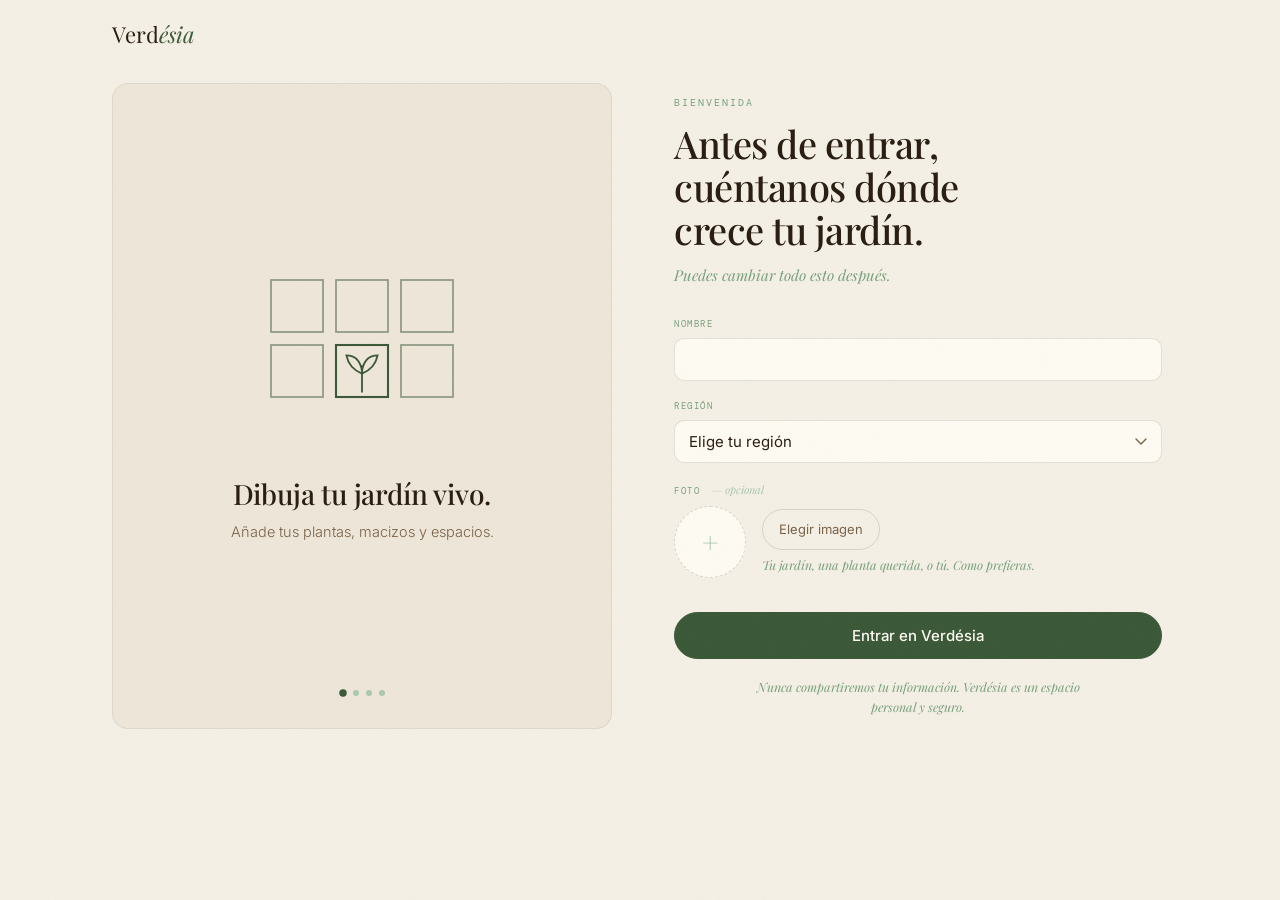
<file: verdesia_observaciones.html>
<!DOCTYPE html>
<html lang="es">
<head>
<meta charset="UTF-8">
<meta name="viewport" content="width=device-width, initial-scale=1.0, viewport-fit=cover">
<meta name="theme-color" content="#3B5838">
<meta name="apple-mobile-web-app-capable" content="yes">
<meta name="apple-mobile-web-app-status-bar-style" content="default">
<meta name="apple-mobile-web-app-title" content="Verdésia">
<link rel="manifest" href="manifest.json">
<link rel="icon" type="image/png" sizes="32x32" href="icons/favicon-32.png">
<link rel="apple-touch-icon" sizes="180x180" href="icons/icon-180-apple.png">
<title>Verdésia — Memoria del huerto</title>
<link rel="preconnect" href="https://fonts.googleapis.com">
<link href="https://fonts.googleapis.com/css2?family=Playfair+Display:ital,wght@0,400;0,600;0,700;1,400;1,600&family=Inter:wght@300;400;500;600&family=DM+Mono:wght@400;500&display=swap" rel="stylesheet">

<style>
/* ═══════════════════════════════════════ TOKENS ═══════════════════════════════════════ */
:root {
  --soil:   #2A1E12;
  --bark:   #4A3626;
  --bark-lt:#7A6248;
  --moss:   #3B5838;
  --moss-lt:#4D7050;
  --sage:   #78A07C;
  --sage-lt:#A9C8AD;
  --straw:  #E6D7B0;
  --cream:  #F4EFE5;
  --parch:  #EDE6D8;
  --rust:   #B55A28;
  --sun:    #C8A03A;
  --white:  #FDFAF2;
  --font-d: 'Playfair Display', Georgia, serif;
  --font-b: 'Inter', system-ui, -apple-system, 'Segoe UI', sans-serif;
  --font-m: 'DM Mono', monospace;
  --ease:   cubic-bezier(.16,1,.3,1);
}
*, *::before, *::after { box-sizing: border-box; margin: 0; padding: 0; }
[hidden] { display: none !important; }
html { scroll-behavior: smooth; }
body {
  background: var(--cream);
  color: var(--soil);
  font-family: var(--font-b);
  font-size: 15.5px;
  line-height: 1.7;
  min-height: 100vh;
  -webkit-font-smoothing: antialiased;
  -moz-osx-font-smoothing: grayscale;
}
body::after {
  content: '';
  position: fixed; inset: 0; z-index: 999; pointer-events: none;
  background: url("data:image/svg+xml,%3Csvg viewBox='0 0 512 512' xmlns='http://www.w3.org/2000/svg'%3E%3Cfilter id='n'%3E%3CfeTurbulence type='fractalNoise' baseFrequency='.8' numOctaves='4' stitchTiles='stitch'/%3E%3C/filter%3E%3Crect width='100%25' height='100%25' filter='url(%23n)' opacity='.025'/%3E%3C/svg%3E");
  opacity: .55;
}

/* ═══════════════════════════════════════ NAV ═══════════════════════════════════════ */
.nav {
  position: sticky; top: 0; z-index: 400;
  display: flex; align-items: center; justify-content: space-between;
  padding: 0 40px; height: 72px;
  background: rgba(253,250,242,.93);
  backdrop-filter: blur(16px);
  border-bottom: 1px solid rgba(42,30,18,.06);
}
.nav-logo {
  font-family: var(--font-d); font-size: 22px;
  color: var(--soil); text-decoration: none;
  position: relative; line-height: 1.1;
}
.nav-logo em { color: var(--moss); font-style: italic; }
.nav-logo::after {
  content: 'Cultiva tu autonomía';
  position: absolute; top: 100%; left: 0;
  margin-top: 6px;
  font-family: var(--font-d); font-size: 12.5px;
  color: var(--moss-lt); font-style: italic;
  font-weight: 400; letter-spacing: .15px;
  white-space: nowrap; pointer-events: none;
}
@media (max-width: 380px) { .nav-logo::after { display: none; } }
.nav-links {
  position: absolute; left: 50%; transform: translateX(-50%);
  display: flex; gap: 24px; align-items: center;
}
.nav-link {
  font-family: var(--font-m); font-size: 9.5px;
  color: var(--sage); letter-spacing: 2px; text-transform: uppercase;
  text-decoration: none; transition: color .18s;
  padding-bottom: 2px; border-bottom: 1px solid transparent;
}
.nav-link.active { color: var(--soil); border-bottom-color: var(--moss); }
.nav-link:hover  { color: var(--bark); }
.nav-r { display: flex; align-items: center; gap: 14px; }

/* ═══════════════════════════════════════ PAGE HEAD ═══════════════════════════════════════ */
.page-head {
  padding: 36px 40px 24px;
  border-bottom: 1px solid rgba(42,30,18,.06);
  max-width: 920px; margin: 0 auto;
}
.page-eyebrow {
  font-family: var(--font-m); font-size: 9.5px;
  color: var(--sage); letter-spacing: 2px; text-transform: uppercase;
  margin-bottom: 8px;
}
.page-title {
  font-family: var(--font-d);
  font-size: clamp(28px, 4vw, 42px);
  color: var(--soil); line-height: 1.05; letter-spacing: -.6px;
}
.page-title em { color: var(--moss); font-style: italic; }
.page-sub {
  font-size: 14px; color: var(--bark-lt); font-weight: 300;
  margin-top: 10px; max-width: 540px;
}

/* ═══════════════════════════════════════ TIMELINE ═══════════════════════════════════════ */
.timeline {
  max-width: 720px; margin: 0 auto;
  padding: 32px 40px 56px;
  display: flex; flex-direction: column;
  gap: 28px;
}

/* ─── Card de observación ─────────────────────────────────────
   Una entrada de memoria. Inmutable salvo la supresión, que vive
   en una esquina discreta y pide confirmación en línea (sin modal). */
.obs-card {
  position: relative;
  background: var(--white);
  border: 1px solid rgba(42,30,18,.07);
  border-radius: 14px;
  overflow: hidden;
  transition: border-color .18s, box-shadow .18s;
}
.obs-card:hover { border-color: rgba(59,88,56,.18); box-shadow: 0 6px 22px rgba(42,30,18,.05); }
.obs-photo {
  width: 100%;
  aspect-ratio: 16 / 10;
  background: var(--parch);
  display: block;
  object-fit: cover;
}
.obs-photo--missing {
  display: flex; align-items: center; justify-content: center;
  font-family: var(--font-d); font-style: italic;
  color: var(--sage-lt); font-size: 13px;
  background: var(--parch);
}
.obs-body {
  padding: 20px 22px 22px;
}

/* Metadatos editoriales: fecha · estación · región */
.obs-meta {
  font-family: var(--font-m); font-size: 9.5px;
  color: var(--sage); letter-spacing: 1.5px; text-transform: uppercase;
  margin-bottom: 10px;
  display: flex; flex-wrap: wrap; gap: 6px 12px;
}
.obs-meta span + span::before {
  content: '·';
  color: var(--sage-lt);
  margin-right: 12px;
}

.obs-summary {
  font-family: var(--font-d);
  font-size: 16.5px;
  color: var(--soil);
  line-height: 1.5;
  margin-bottom: 14px;
}

/* Health badge — reuso del lenguaje cromático de la Lectura */
.health-badge {
  display: inline-block;
  font-family: var(--font-m); font-size: 9.5px;
  letter-spacing: 1px; text-transform: uppercase;
  padding: 5px 11px; border-radius: 100px;
  background: var(--parch); color: var(--bark);
  border: 1px solid rgba(42,30,18,.08);
  margin-bottom: 14px;
}
.health-badge--good      { background: #e3eddc; color: var(--moss); }
.health-badge--excellent { background: #e3eddc; color: var(--moss); }
.health-badge--mixed     { background: #efe7d4; color: var(--bark); }
.health-badge--stressed  { background: #f6e9da; color: var(--rust); }
.health-badge--poor      { background: #f6e9da; color: var(--rust); }
.health-badge--unclear   { background: var(--parch); color: var(--bark-lt); }

.obs-section {
  margin-top: 12px;
}
.obs-section h3 {
  font-family: var(--font-m); font-size: 8.5px;
  color: var(--sage); letter-spacing: 1.3px; text-transform: uppercase;
  margin-bottom: 6px; font-weight: 500;
}
.obs-section--concern h3 { color: var(--rust); }
.obs-section ul {
  list-style: none;
  padding: 0; margin: 0;
}
.obs-section li {
  font-size: 14px; color: var(--bark); font-weight: 300;
  line-height: 1.6;
  padding-left: 14px;
  position: relative;
  margin-bottom: 4px;
}
.obs-section li::before {
  content: '—';
  position: absolute; left: 0;
  color: var(--sage-lt);
}
.obs-section--concern li::before { color: var(--rust); }

/* Botón eliminar — esquina superior derecha, casi invisible salvo hover */
.obs-delete {
  position: absolute;
  top: 12px; right: 12px;
  width: 28px; height: 28px;
  border-radius: 50%;
  border: 1px solid rgba(42,30,18,.10);
  background: rgba(253,250,242,.85);
  color: var(--bark-lt);
  font-size: 13px; line-height: 1;
  cursor: pointer;
  opacity: 0;
  transition: opacity .18s, color .18s, border-color .18s, background .18s;
  display: flex; align-items: center; justify-content: center;
  z-index: 2;
}
.obs-card:hover .obs-delete,
.obs-card:focus-within .obs-delete { opacity: 1; }
@media (hover: none) { .obs-delete { opacity: 1; } }
.obs-delete:hover { color: var(--rust); border-color: rgba(181,90,40,.3); }

.obs-confirm {
  position: absolute;
  top: 12px; right: 12px;
  padding: 6px 12px 6px 14px;
  background: var(--white);
  border: 1px solid rgba(181,90,40,.35);
  border-radius: 100px;
  display: flex; align-items: center; gap: 10px;
  z-index: 3;
  font-family: var(--font-m); font-size: 9.5px;
  letter-spacing: 1px; text-transform: uppercase;
  color: var(--rust);
}
.obs-confirm-btn {
  border: none; background: none; cursor: pointer;
  font-family: inherit; font-size: inherit;
  letter-spacing: inherit; text-transform: inherit;
  padding: 2px 4px;
  transition: color .15s;
}
.obs-confirm-yes { color: var(--rust); font-weight: 500; }
.obs-confirm-no  { color: var(--bark-lt); }
.obs-confirm-yes:hover { color: var(--soil); }
.obs-confirm-no:hover  { color: var(--soil); }

/* ═══════════════════════════════════════ EMPTY STATE ═══════════════════════════════════════ */
.empty {
  text-align: center;
  padding: 64px 24px;
  background: var(--white);
  border: 1px dashed rgba(42,30,18,.12);
  border-radius: 14px;
  max-width: 520px;
  margin: 0 auto;
}
.empty-em {
  font-size: 36px;
  opacity: .35;
  margin-bottom: 14px;
}
.empty-title {
  font-family: var(--font-d);
  font-size: 22px;
  color: var(--bark-lt);
  margin-bottom: 10px;
  line-height: 1.3;
}
.empty-sub {
  font-size: 14px;
  color: var(--sage); font-weight: 300;
  line-height: 1.7;
  max-width: 380px;
  margin: 0 auto 22px;
}
.empty-cta {
  display: inline-block;
  padding: 11px 22px; border-radius: 100px;
  background: var(--moss); color: var(--white);
  text-decoration: none;
  font-family: var(--font-b); font-size: 13.5px; font-weight: 500;
  transition: background .18s;
}
.empty-cta:hover { background: var(--soil); }

/* ═══════════════════════════════════════ FREE FOOTER ═══════════════════════════════════════ */
.free-note {
  max-width: 540px; margin: 16px auto 0;
  padding: 22px 24px 24px;
  text-align: center;
  border-top: 1px solid rgba(42,30,18,.06);
}
.free-note-line {
  font-family: var(--font-d); font-style: italic;
  color: var(--bark-lt); font-size: 14px;
  line-height: 1.6;
  margin-bottom: 10px;
}
.free-note-link {
  display: inline-block;
  font-family: var(--font-m); font-size: 10px;
  letter-spacing: 1.6px; text-transform: uppercase;
  color: var(--moss); text-decoration: none;
  padding: 4px 0; border-bottom: 1px solid rgba(59,88,56,.28);
  transition: color .18s, border-color .18s;
}
.free-note-link:hover { color: var(--soil); border-bottom-color: var(--soil); }

/* ═══════════════════════════════════════ FOOTER ═══════════════════════════════════════ */
.footer {
  margin-top: 24px;
  padding: 32px 40px;
  border-top: 1px solid rgba(42,30,18,.06);
  display: flex; align-items: center; justify-content: space-between; gap: 18px;
  flex-wrap: wrap;
}
.footer-logo { font-family: var(--font-d); font-size: 16px; color: var(--soil); }
.footer-links { display: flex; gap: 18px; flex-wrap: wrap; }
.footer-links a {
  font-family: var(--font-m); font-size: 9.5px;
  color: var(--sage); letter-spacing: 1.5px; text-transform: uppercase;
  text-decoration: none; transition: color .15s;
}
.footer-links a:hover { color: var(--soil); }
.footer-cite {
  font-family: var(--font-m); font-size: 9px;
  color: var(--sage-lt); letter-spacing: 1px;
}

/* ═══════════════════════════════════════ MOBILE ═══════════════════════════════════════ */
@media (max-width: 900px) {
  .nav { padding: 0 18px; }
  .nav-links { display: none; }
  .page-head { padding: 28px 20px 20px; }
  .timeline { padding: 24px 18px 48px; gap: 22px; }
  .obs-body { padding: 18px 18px 20px; }
  .footer { padding: 24px 20px; }
}
@media (max-width: 480px) {
  .obs-summary { font-size: 15.5px; }
  .obs-meta { font-size: 9px; }
}
</style>
</head>
<body>

<!-- ═══════════════════ NAV -->
<nav class="nav">
  <a href="verdesia_landing.html" class="nav-logo">Verd<em>ésia</em></a>
  <div class="nav-links">
    <a class="nav-link" href="verdesia_today.html"        id="nlHoy">Hoy</a>
    <a class="nav-link" href="verdesia_jardin.html"       id="nlJardin">Mi jardín</a>
    <a class="nav-link" href="verdesia_explorer.html"     id="nlPlantas">Plantas</a>
    <a class="nav-link" href="verdesia_brote.html"        id="nlDiag">Lectura del huerto</a>
    <a class="nav-link active" href="verdesia_observaciones.html" id="nlMemoria">Memoria</a>
  </div>
  <div class="nav-r"></div>
</nav>

<!-- ═══════════════════ PAGE HEAD -->
<header class="page-head">
  <div class="page-eyebrow">Memoria del huerto</div>
  <h1 class="page-title">Tu jardín a <em>través del tiempo</em></h1>
  <p class="page-sub">Verdésia recuerda el jardín contigo. Cada observación que guardas queda aquí — para volver a verla, comparar las estaciones, y entender la evolución lenta del huerto.</p>
</header>

<!-- ═══════════════════ TIMELINE -->
<main class="timeline" id="timeline" aria-label="Timeline de observaciones"></main>

<!-- Footer libre (sólo tier free) -->
<section class="free-note" id="freeNote" hidden>
  <p class="free-note-line" id="freeNoteLine"></p>
  <a class="free-note-link" href="verdesia_plus.html">Descubrir Verdésia Plus →</a>
</section>

<!-- ═══════════════════ FOOTER -->
<footer class="footer">
  <div class="footer-logo">Verdésia</div>
  <div class="footer-links">
    <a href="verdesia_today.html">Hoy</a>
    <a href="verdesia_jardin.html">Mi jardín</a>
    <a href="verdesia_explorer.html">Plantas</a>
    <a href="verdesia_brote.html">Lectura del huerto</a>
    <a href="verdesia_observaciones.html">Memoria</a>
  </div>
  <div class="footer-cite">CHILE · MVP 2025</div>
</footer>

<!-- ═══════════════════ SCRIPTS -->
<script src="plants.js"></script>
<script src="storage.js"></script>
<script src="verdesia_region_config.js"></script>
<script src="verdesia_plan.js"></script>
<script src="garden.js"></script>
<script src="observations.js"></script>
<script src="onboarding.js"></script>
<script src="verdesia_profile.js" defer></script>

<script>
(function () {
  /* ─── Etiquetas de visualización ────────────────────────────
     Las claves canónicas son inglesas (compatibilidad con el resto del
     dominio: SemencaGarden.getSeason, schemas IA). La UI las traduce
     al español de forma local — sin acoplar el módulo de persistencia
     a la presentación. */

  const SEASON_LABEL = {
    summer: 'Verano',
    autumn: 'Otoño',
    winter: 'Invierno',
    spring: 'Primavera',
  };

  const HEALTH_LABEL = {
    excellent: 'Conjunto excelente',
    good:      'Conjunto sano',
    mixed:     'Conjunto desigual',
    stressed:  'Señales de estrés',
    poor:      'Lectura preocupante',
    unclear:   'Lectura difícil',
  };

  /* Fecha en formato editorial castellano: "15 de mayo de 2026".
     Intl si está disponible; fallback minimalista en caso contrario. */
  function formatDate(iso) {
    if (!iso) return '';
    const d = new Date(iso);
    if (isNaN(d.getTime())) return '';
    try {
      return new Intl.DateTimeFormat('es-CL', {
        day: 'numeric', month: 'long', year: 'numeric',
      }).format(d);
    } catch {
      return d.toLocaleDateString();
    }
  }

  function regionLabel(id) {
    if (!id) return '';
    if (window.VERDESIA_REGION_CONFIG && typeof window.VERDESIA_REGION_CONFIG.getRegionById === 'function') {
      const r = window.VERDESIA_REGION_CONFIG.getRegionById(id);
      // La façade expose `label` ('Santiago (RM)') et `displayLabel` ('Santiago').
      // Preferimos el displayLabel — más corto y mejor para una meta inline.
      if (r) return r.displayLabel || r.label || id;
    }
    return id;
  }

  function esc(s) {
    return String(s == null ? '' : s).replace(/[&<>"']/g, c => ({
      '&':'&amp;','<':'&lt;','>':'&gt;','"':'&quot;',"'":'&#39;',
    }[c]));
  }

  /* ─── Render de la timeline ─────────────────────────────────
     Re-render completo en cada cambio (nada de DOM diffing — la lista
     de observaciones queda pequeña por diseño, máx ~50 en premium). */

  const root = document.getElementById('timeline');
  const freeNote = document.getElementById('freeNote');
  const freeNoteLine = document.getElementById('freeNoteLine');

  function render() {
    const obs = (window.VerdesiaObservations && window.VerdesiaObservations.list()) || [];
    root.innerHTML = '';

    if (obs.length === 0) {
      root.appendChild(buildEmpty());
      freeNote.hidden = true;
      return;
    }

    obs.forEach(o => root.appendChild(buildCard(o)));

    // Pie de tier free — sólo si el usuario es free.
    const tier = (window.VerdesiaPlan && window.VerdesiaPlan.getTier && window.VerdesiaPlan.getTier()) || 'free';
    if (tier !== 'premium') {
      const max = (window.VerdesiaObservations && window.VerdesiaObservations.MAX_FREE) || 3;
      freeNoteLine.textContent = obs.length >= max
        ? `Conservas tus ${max} últimas observaciones. Verdésia Plus guarda todas — sin perder ningún paso del jardín.`
        : `Tu memoria conserva las ${max} últimas observaciones. Verdésia Plus las guarda todas.`;
      freeNote.hidden = false;
    } else {
      freeNote.hidden = true;
    }
  }

  function buildEmpty() {
    const wrap = document.createElement('div');
    wrap.className = 'empty';
    wrap.innerHTML = `
      <div class="empty-em">🌿</div>
      <div class="empty-title">Tu memoria del huerto está esperando su primera observación.</div>
      <p class="empty-sub">Verdésia recuerda contigo. Cuando hagas una Lectura del huerto, podrás guardarla aquí — para volver a verla más adelante, estación tras estación.</p>
      <a class="empty-cta" href="verdesia_brote.html">Hacer una Lectura →</a>
    `;
    return wrap;
  }

  function buildCard(o) {
    const card = document.createElement('article');
    card.className = 'obs-card';
    card.dataset.id = o.id;

    // Photo
    if (o.image) {
      const img = document.createElement('img');
      img.className = 'obs-photo';
      img.src = o.image;
      img.alt = '';
      img.loading = 'lazy';
      img.decoding = 'async';
      card.appendChild(img);
    } else {
      // Si la imagen no se conservó (quota), placeholder editorial.
      const placeholder = document.createElement('div');
      placeholder.className = 'obs-photo obs-photo--missing';
      placeholder.textContent = 'Sin imagen';
      card.appendChild(placeholder);
    }

    // Body
    const body = document.createElement('div');
    body.className = 'obs-body';

    // Meta : fecha · estación · región
    const meta = document.createElement('div');
    meta.className = 'obs-meta';
    const metaParts = [];
    const dateStr = formatDate(o.createdAt);
    if (dateStr) metaParts.push(`<span>${esc(dateStr)}</span>`);
    if (o.season && SEASON_LABEL[o.season]) metaParts.push(`<span>${SEASON_LABEL[o.season]}</span>`);
    const regLabel = regionLabel(o.region);
    if (regLabel) metaParts.push(`<span>${esc(regLabel)}</span>`);
    meta.innerHTML = metaParts.join('');
    body.appendChild(meta);

    // Summary
    if (o.summary) {
      const sum = document.createElement('p');
      sum.className = 'obs-summary';
      sum.textContent = o.summary;
      body.appendChild(sum);
    }

    // Health badge
    if (o.globalHealth) {
      const badge = document.createElement('span');
      badge.className = 'health-badge health-badge--' + o.globalHealth;
      badge.textContent = HEALTH_LABEL[o.globalHealth] || HEALTH_LABEL.unclear;
      body.appendChild(badge);
    }

    // Findings
    if (Array.isArray(o.importantFindings) && o.importantFindings.length) {
      const sec = document.createElement('div');
      sec.className = 'obs-section obs-section--concern';
      sec.innerHTML = '<h3>Lo importante</h3><ul>' +
        o.importantFindings.map(f => `<li>${esc(f)}</li>`).join('') +
        '</ul>';
      body.appendChild(sec);
    }

    // Next actions
    if (Array.isArray(o.nextActions) && o.nextActions.length) {
      const sec = document.createElement('div');
      sec.className = 'obs-section';
      sec.innerHTML = '<h3>Próximas atenciones</h3><ul>' +
        o.nextActions.map(a => `<li>${esc(a)}</li>`).join('') +
        '</ul>';
      body.appendChild(sec);
    }

    card.appendChild(body);

    // Delete button + confirmación inline (sin modal)
    const delBtn = document.createElement('button');
    delBtn.className = 'obs-delete';
    delBtn.type = 'button';
    delBtn.setAttribute('aria-label', 'Eliminar esta observación');
    delBtn.title = 'Eliminar';
    delBtn.textContent = '×';
    card.appendChild(delBtn);

    delBtn.addEventListener('click', () => {
      // Reemplaza el botón por una confirmación discreta.
      delBtn.style.display = 'none';
      const confirm = document.createElement('div');
      confirm.className = 'obs-confirm';
      confirm.innerHTML = `
        <span>¿Eliminar?</span>
        <button type="button" class="obs-confirm-btn obs-confirm-yes">Sí</button>
        <button type="button" class="obs-confirm-btn obs-confirm-no">No</button>
      `;
      card.appendChild(confirm);
      confirm.querySelector('.obs-confirm-yes').addEventListener('click', () => {
        window.VerdesiaObservations.remove(o.id);
      });
      confirm.querySelector('.obs-confirm-no').addEventListener('click', () => {
        confirm.remove();
        delBtn.style.display = '';
      });
    });

    return card;
  }

  /* ─── Reactividad ─── */
  window.addEventListener('verdesia:observationschange', render);
  window.addEventListener('verdesia:planchange',         render); // pour montrer/cacher la free-note

  render();
})();
</script>

</body>
</html>
</file>
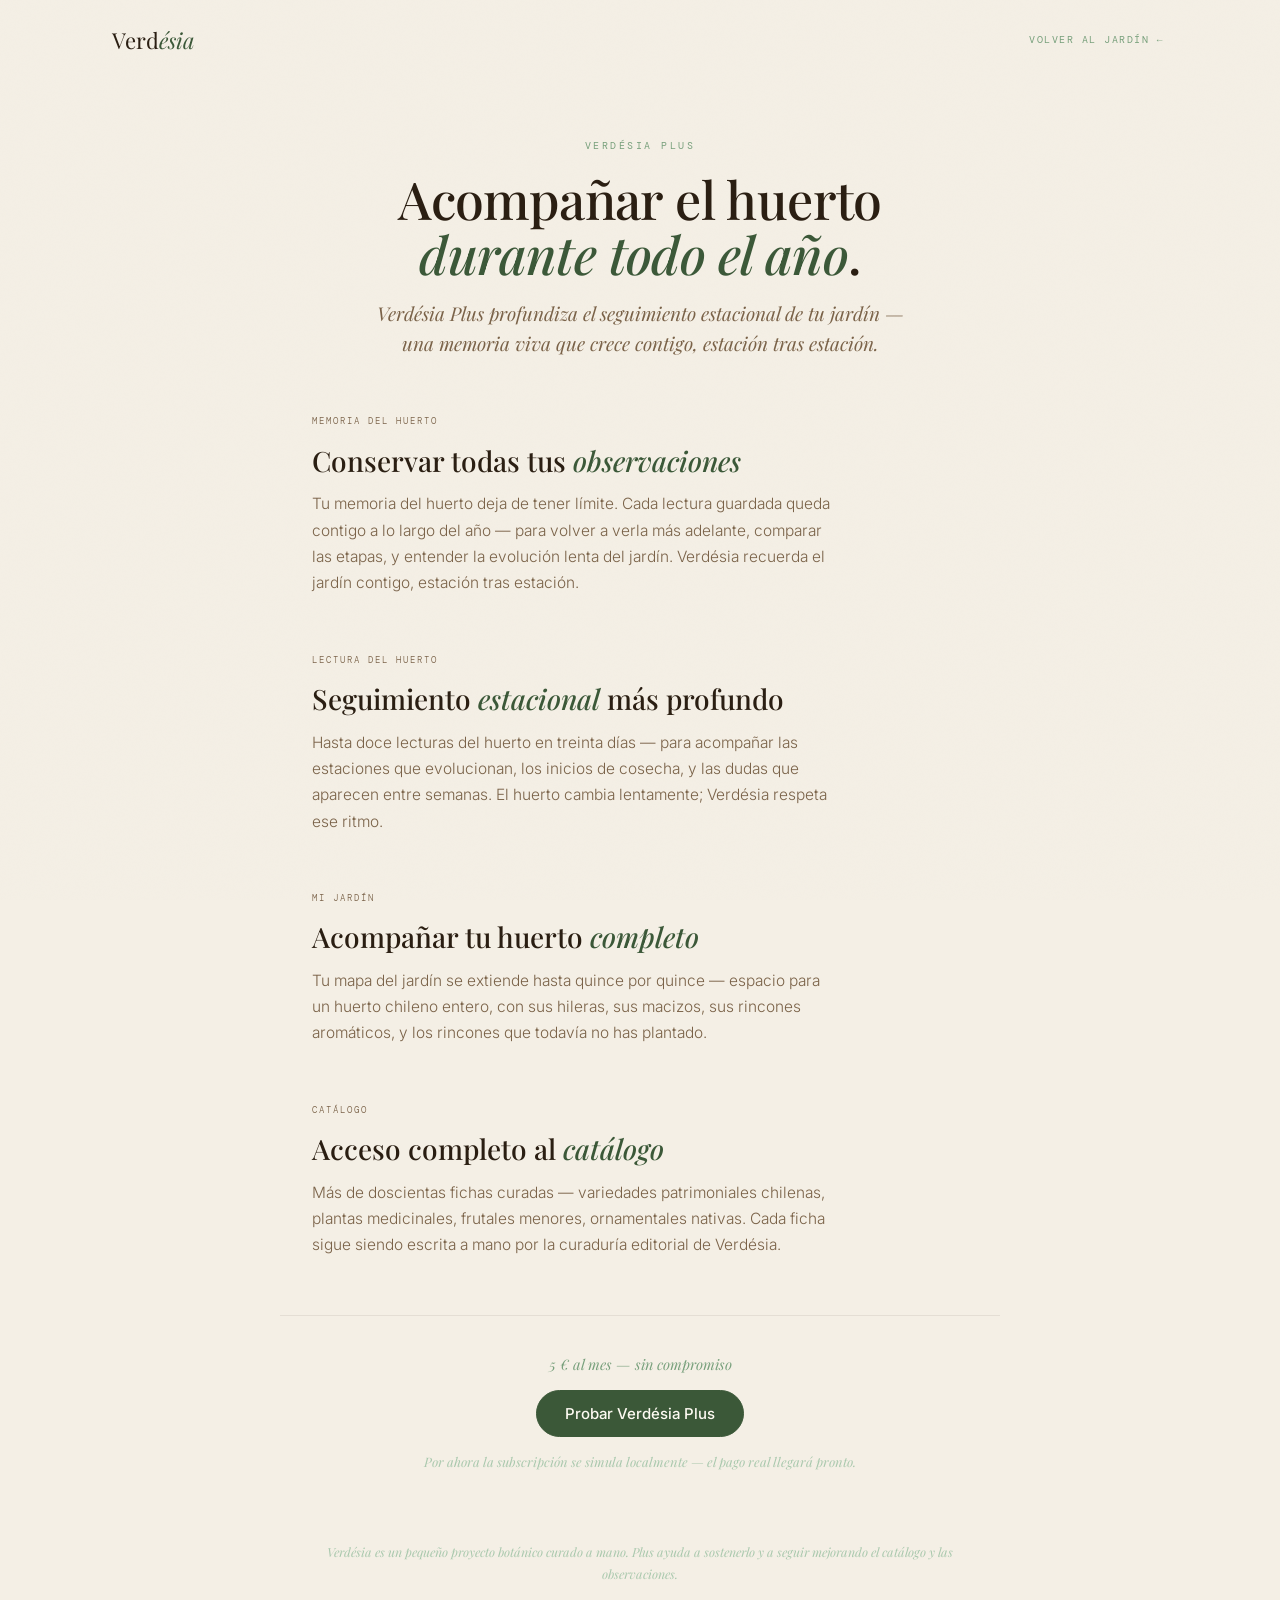
<file: verdesia_plus.html>
<!DOCTYPE html>
<html lang="es">
<head>
<meta charset="UTF-8">
<meta name="viewport" content="width=device-width, initial-scale=1.0, viewport-fit=cover">
<meta name="theme-color" content="#3B5838">
<meta name="apple-mobile-web-app-capable" content="yes">
<meta name="apple-mobile-web-app-title" content="Verdésia">
<link rel="manifest" href="manifest.json">
<link rel="icon" type="image/png" sizes="32x32" href="icons/favicon-32.png">
<link rel="apple-touch-icon" sizes="180x180" href="icons/icon-180-apple.png">
<title>Verdésia Plus — Un seguimiento más profundo de tu jardín</title>
<link rel="preconnect" href="https://fonts.googleapis.com">
<link href="https://fonts.googleapis.com/css2?family=Playfair+Display:ital,wght@0,400;0,600;0,700;1,400;1,600&family=Inter:wght@300;400;500;600&family=DM+Mono:wght@400;500&display=swap" rel="stylesheet">

<style>
:root {
  --soil:#2A1E12; --bark:#4A3626; --bark-lt:#7A6248;
  --moss:#3B5838; --moss-lt:#4D7050; --sage:#78A07C; --sage-lt:#A9C8AD;
  --cream:#F4EFE5; --parch:#EDE6D8; --white:#FDFAF2; --rust:#B55A28;
  --font-d:'Playfair Display',Georgia,serif;
  --font-b:'Inter',system-ui,sans-serif;
  --font-m:'DM Mono',monospace;
}
*,*::before,*::after { box-sizing: border-box; margin: 0; padding: 0; }
[hidden] { display: none !important; }

body {
  background: var(--cream); color: var(--soil);
  font-family: var(--font-b); font-size: 15.5px; line-height: 1.7;
  min-height: 100vh;
  -webkit-font-smoothing: antialiased;
}
body::after {
  content: ''; position: fixed; inset: 0; z-index: 999; pointer-events: none;
  background: url("data:image/svg+xml,%3Csvg viewBox='0 0 512 512' xmlns='http://www.w3.org/2000/svg'%3E%3Cfilter id='n'%3E%3CfeTurbulence type='fractalNoise' baseFrequency='.8' numOctaves='4' stitchTiles='stitch'/%3E%3C/filter%3E%3Crect width='100%25' height='100%25' filter='url(%23n)' opacity='.025'/%3E%3C/svg%3E");
  opacity: .55;
}

/* ─── Mast / nav minimal ─── */
.mast {
  padding: 22px 32px 0;
  max-width: 1120px; margin: 0 auto;
  display: flex; align-items: center; justify-content: space-between;
}
.mast-logo {
  font-family: var(--font-d); font-size: 22px;
  color: var(--soil); text-decoration: none; line-height: 1.1;
}
.mast-logo em { color: var(--moss); font-style: italic; }
.mast-back {
  font-family: var(--font-m); font-size: 9.5px;
  color: var(--sage); letter-spacing: 1.5px; text-transform: uppercase;
  text-decoration: none; transition: color .18s;
  /* Zone tappable mobile sans changer la taille du texte. */
  padding: 10px 4px;
  display: inline-block;
}
.mast-back:hover { color: var(--soil); }

/* ─── Hero ─── */
.plus-hero {
  max-width: 720px;
  margin: 80px auto 56px;
  padding: 0 32px;
  text-align: center;
}
.plus-eyebrow {
  font-family: var(--font-m); font-size: 9.5px;
  color: var(--sage); letter-spacing: 2.5px; text-transform: uppercase;
  margin-bottom: 18px;
}
.plus-title {
  font-family: var(--font-d);
  font-size: clamp(34px, 5vw, 52px);
  color: var(--soil); line-height: 1.05; letter-spacing: -.6px;
  font-weight: 500;
  margin-bottom: 18px;
}
.plus-title em { color: var(--moss); font-style: italic; }
.plus-sub {
  font-family: var(--font-d); font-style: italic;
  font-size: clamp(16px, 2vw, 19px);
  color: var(--bark-lt);
  max-width: 560px; margin: 0 auto;
  line-height: 1.55;
}

/* ─── Sections ─── */
.plus-sections {
  max-width: 720px;
  margin: 0 auto 56px;
  padding: 0 32px;
  display: flex; flex-direction: column;
  gap: 56px;
}
.plus-section {
  display: flex; flex-direction: column;
  gap: 14px;
}
.plus-section-eyebrow {
  font-family: var(--font-m); font-size: 9px;
  color: var(--sage); letter-spacing: 2px; text-transform: uppercase;
}
.plus-section h2 {
  font-family: var(--font-d);
  font-size: clamp(22px, 2.8vw, 28px);
  color: var(--soil); line-height: 1.2;
  font-weight: 500;
}
.plus-section h2 em { color: var(--moss); font-style: italic; }
.plus-section p {
  color: var(--bark-lt); font-weight: 300;
  line-height: 1.7;
  max-width: 520px;
}

/* ─── CTA + price ─── */
.plus-cta-wrap {
  max-width: 720px;
  margin: 56px auto 32px;
  padding: 36px 32px;
  border-top: 1px solid rgba(42,30,18,.08);
  text-align: center;
}
.plus-price {
  font-family: var(--font-d); font-style: italic;
  color: var(--sage);
  font-size: 14.5px;
  margin-bottom: 14px;
}
.plus-cta {
  display: inline-flex; align-items: center; justify-content: center;
  padding: 13px 28px; border-radius: 100px;
  background: var(--moss); color: var(--white);
  border: 1px solid var(--moss);
  font-family: var(--font-b); font-size: 15px; font-weight: 500;
  text-decoration: none; cursor: pointer;
  transition: background .18s, border-color .18s;
}
.plus-cta:hover { background: var(--soil); border-color: var(--soil); }
.plus-cta-note {
  margin-top: 14px;
  font-family: var(--font-d); font-style: italic;
  font-size: 13px; color: var(--sage-lt);
}

/* ─── Status (after toggle) ─── */
.plus-status {
  display: inline-flex; align-items: center; gap: 8px;
  padding: 10px 18px;
  background: var(--parch);
  border: 1px solid rgba(59,88,56,.18);
  border-radius: 100px;
  font-family: var(--font-d); font-style: italic;
  color: var(--moss); font-size: 14px;
}
.plus-status-dot {
  width: 6px; height: 6px; border-radius: 50%;
  background: var(--moss);
}
.plus-revert {
  display: inline-block;
  margin-left: 14px;
  font-family: var(--font-m); font-size: 9.5px;
  color: var(--sage); letter-spacing: 1.2px; text-transform: uppercase;
  text-decoration: none; cursor: pointer; background: none; border: none;
  padding: 0;
}
.plus-revert:hover { color: var(--bark); }

/* ─── Footnote ─── */
.plus-footnote {
  max-width: 720px;
  margin: 0 auto 80px;
  padding: 0 32px;
  text-align: center;
  font-family: var(--font-d); font-style: italic;
  font-size: 12.5px; color: var(--sage-lt);
}

/* ─── Mobile ─── */
@media (max-width: 720px) {
  .mast { padding: 18px 20px 0; }
  .plus-hero { margin: 48px auto 36px; padding: 0 20px; }
  .plus-sections { padding: 0 20px; gap: 40px; }
  .plus-cta-wrap { padding: 32px 20px; margin: 36px auto 24px; }
  .plus-footnote { padding: 0 20px; margin-bottom: 56px; }
}
</style>
</head>
<body>

<header class="mast">
  <a href="verdesia_landing.html" class="mast-logo">Verd<em>ésia</em></a>
  <a href="verdesia_today.html" class="mast-back">Volver al jardín ←</a>
</header>

<section class="plus-hero">
  <p class="plus-eyebrow">Verdésia Plus</p>
  <h1 class="plus-title">Acompañar el huerto <em>durante todo el año</em>.</h1>
  <p class="plus-sub">Verdésia Plus profundiza el seguimiento estacional de tu jardín — una memoria viva que crece contigo, estación tras estación.</p>
</section>

<section class="plus-sections" aria-label="Beneficios">

  <article class="plus-section">
    <p class="plus-section-eyebrow">Memoria del huerto</p>
    <h2>Conservar todas tus <em>observaciones</em></h2>
    <p>Tu memoria del huerto deja de tener límite. Cada lectura guardada queda contigo a lo largo del año — para volver a verla más adelante, comparar las etapas, y entender la evolución lenta del jardín. Verdésia recuerda el jardín contigo, estación tras estación.</p>
  </article>

  <article class="plus-section">
    <p class="plus-section-eyebrow">Lectura del huerto</p>
    <h2>Seguimiento <em>estacional</em> más profundo</h2>
    <p>Hasta doce lecturas del huerto en treinta días — para acompañar las estaciones que evolucionan, los inicios de cosecha, y las dudas que aparecen entre semanas. El huerto cambia lentamente; Verdésia respeta ese ritmo.</p>
  </article>

  <article class="plus-section">
    <p class="plus-section-eyebrow">Mi jardín</p>
    <h2>Acompañar tu huerto <em>completo</em></h2>
    <p>Tu mapa del jardín se extiende hasta quince por quince — espacio para un huerto chileno entero, con sus hileras, sus macizos, sus rincones aromáticos, y los rincones que todavía no has plantado.</p>
  </article>

  <article class="plus-section">
    <p class="plus-section-eyebrow">Catálogo</p>
    <h2>Acceso completo al <em>catálogo</em></h2>
    <p>Más de doscientas fichas curadas — variedades patrimoniales chilenas, plantas medicinales, frutales menores, ornamentales nativas. Cada ficha sigue siendo escrita a mano por la curaduría editorial de Verdésia.</p>
  </article>

</section>

<section class="plus-cta-wrap">
  <p class="plus-price" id="planPrice">5 € al mes — sin compromiso</p>

  <div id="ctaSubscribe">
    <button class="plus-cta" id="btnSubscribe" type="button">Probar Verdésia Plus</button>
    <p class="plus-cta-note">Por ahora la subscripción se simula localmente — el pago real llegará pronto.</p>
  </div>

  <div id="ctaActive" hidden>
    <span class="plus-status">
      <span class="plus-status-dot"></span>
      Verdésia Plus está activado
    </span>
    <button type="button" class="plus-revert" id="btnRevert">Volver al plan Semilla</button>
  </div>
</section>

<p class="plus-footnote">
  Verdésia es un pequeño proyecto botánico curado a mano. Plus ayuda a sostenerlo y a seguir mejorando el catálogo y las observaciones.
</p>

<script src="storage.js"></script>
<script src="verdesia_plan.js"></script>
<script>
(function () {
  const btnSubscribe = document.getElementById('btnSubscribe');
  const btnRevert    = document.getElementById('btnRevert');
  const ctaSubscribe = document.getElementById('ctaSubscribe');
  const ctaActive    = document.getElementById('ctaActive');

  function render() {
    const tier = window.VerdesiaPlan ? window.VerdesiaPlan.getTier() : 'free';
    const isPremium = tier === 'premium';
    ctaSubscribe.hidden = isPremium;
    ctaActive.hidden    = !isPremium;
  }

  btnSubscribe.addEventListener('click', () => {
    if (window.VerdesiaPlan) {
      window.VerdesiaPlan.setTier('premium');
      render();
    }
  });
  btnRevert.addEventListener('click', () => {
    if (window.VerdesiaPlan) {
      window.VerdesiaPlan.setTier('free');
      render();
    }
  });

  render();
})();
</script>

</body>
</html>
</file>
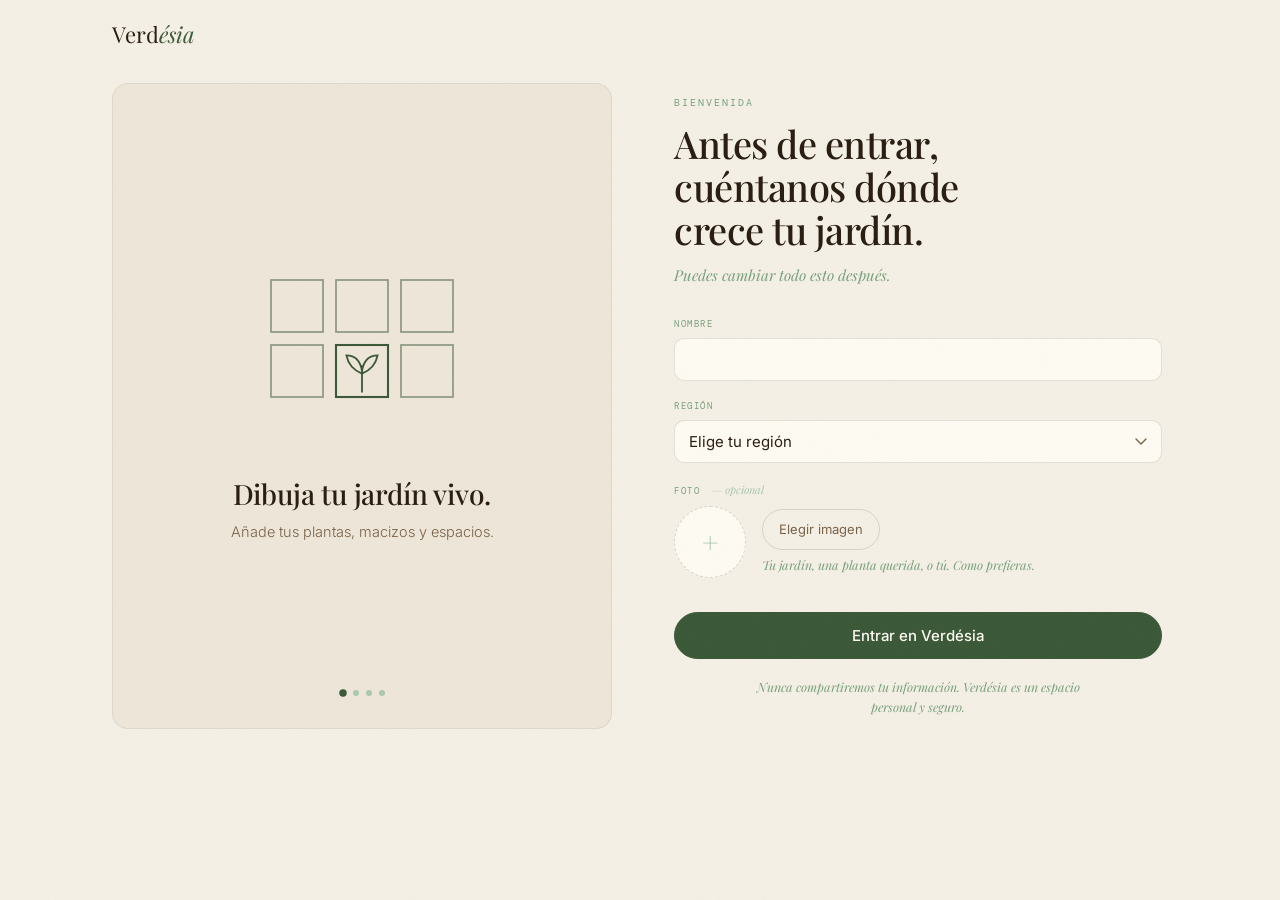
<file: verdesia_reconstruccion.html>
<!DOCTYPE html>
<html lang="es">
<head>
<meta charset="UTF-8">
<meta name="viewport" content="width=device-width, initial-scale=1.0, viewport-fit=cover">
<meta name="theme-color" content="#3B5838">
<meta name="apple-mobile-web-app-capable" content="yes">
<meta name="apple-mobile-web-app-status-bar-style" content="default">
<meta name="apple-mobile-web-app-title" content="Verdésia">
<link rel="manifest" href="manifest.json">
<link rel="icon" type="image/png" sizes="32x32" href="icons/favicon-32.png">
<link rel="apple-touch-icon" sizes="180x180" href="icons/icon-180-apple.png">
<title>Verdésia — Reconstrucción del huerto</title>
<link rel="preconnect" href="https://fonts.googleapis.com">
<link href="https://fonts.googleapis.com/css2?family=Playfair+Display:ital,wght@0,400;0,600;0,700;1,400;1,600&family=Inter:wght@300;400;500;600&family=DM+Mono:wght@400;500&display=swap" rel="stylesheet">

<style>
/* ═══════════════════════════════════════ TOKENS ═══════════════════════════════════════ */
:root {
  --soil:   #2A1E12;
  --bark:   #4A3626;
  --bark-lt:#7A6248;
  --moss:   #3B5838;
  --moss-lt:#4D7050;
  --sage:   #78A07C;
  --sage-lt:#A9C8AD;
  --straw:  #E6D7B0;
  --cream:  #F4EFE5;
  --parch:  #EDE6D8;
  --rust:   #B55A28;
  --sun:    #C8A03A;
  --white:  #FDFAF2;
  --font-d: 'Playfair Display', Georgia, serif;
  --font-b: 'Inter', system-ui, -apple-system, 'Segoe UI', sans-serif;
  --font-m: 'DM Mono', monospace;
  --ease:   cubic-bezier(.16,1,.3,1);
}
*, *::before, *::after { box-sizing: border-box; margin: 0; padding: 0; }
[hidden] { display: none !important; }
html { scroll-behavior: smooth; }
body {
  background: var(--white);
  color: var(--soil);
  font-family: var(--font-b);
  font-size: 15.5px;
  line-height: 1.7;
  min-height: 100vh;
  -webkit-font-smoothing: antialiased;
}
body::after {
  content: ''; position: fixed; inset: 0; z-index: 999; pointer-events: none;
  background: url("data:image/svg+xml,%3Csvg viewBox='0 0 512 512' xmlns='http://www.w3.org/2000/svg'%3E%3Cfilter id='n'%3E%3CfeTurbulence type='fractalNoise' baseFrequency='.8' numOctaves='4' stitchTiles='stitch'/%3E%3C/filter%3E%3Crect width='100%25' height='100%25' filter='url(%23n)' opacity='.025'/%3E%3C/svg%3E");
  opacity: .55;
}

/* ═══════════════════════════════════════ NAV ═══════════════════════════════════════ */
.nav {
  position: sticky; top: 0; z-index: 400;
  display: flex; align-items: center; justify-content: space-between;
  padding: 0 40px; height: 72px;
  background: rgba(253,250,242,.93);
  backdrop-filter: blur(16px);
  border-bottom: 1px solid rgba(42,30,18,.06);
}
.nav-logo {
  font-family: var(--font-d); font-size: 22px;
  color: var(--soil); text-decoration: none;
  position: relative; line-height: 1.1;
}
.nav-logo em { color: var(--moss); font-style: italic; }
.nav-logo::after {
  content: 'Cultiva tu autonomía';
  position: absolute; top: 100%; left: 0;
  margin-top: 6px;
  font-family: var(--font-d); font-size: 12.5px;
  color: var(--moss-lt); font-style: italic;
  font-weight: 400; letter-spacing: .15px;
  white-space: nowrap; pointer-events: none;
}
@media (max-width: 380px) { .nav-logo::after { display: none; } }
.nav-r { display: flex; align-items: center; gap: 14px; }
.nav-back {
  font-family: var(--font-m); font-size: 9.5px;
  color: var(--sage); letter-spacing: 1.5px; text-transform: uppercase;
  text-decoration: none; transition: color .18s;
}
.nav-back:hover { color: var(--soil); }

/* ═══════════════════════════════════════ PAGE HEAD ═══════════════════════════════════════ */
.page-head {
  padding: 36px 40px 22px;
  border-bottom: 1px solid rgba(42,30,18,.06);
  max-width: 920px; margin: 0 auto;
}
.page-eyebrow {
  font-family: var(--font-m); font-size: 9.5px;
  color: var(--sage); letter-spacing: 2px; text-transform: uppercase;
  margin-bottom: 8px;
}
.page-title {
  font-family: var(--font-d);
  font-size: clamp(28px, 4vw, 42px);
  color: var(--soil); line-height: 1.05; letter-spacing: -.6px;
}
.page-title em { color: var(--moss); font-style: italic; }
.page-sub {
  font-family: var(--font-d); font-style: italic;
  color: var(--sage); font-size: 14.5px;
  margin-top: 12px; max-width: 560px;
  line-height: 1.55;
}

/* ═══════════════════════════════════════ DRAFT META ═══════════════════════════════════════ */
.draft-meta {
  display: flex; flex-wrap: wrap; gap: 14px;
  align-items: center; justify-content: center;
  padding: 12px 18px;
  margin: 22px auto 0;
  max-width: 720px;
  font-family: var(--font-m); font-size: 9.5px;
  color: var(--sage); letter-spacing: 1.5px; text-transform: uppercase;
}
.draft-meta .pill {
  padding: 5px 12px; border-radius: 100px;
  background: var(--parch);
  border: 1px solid rgba(42,30,18,.06);
}
.draft-meta .pill strong { color: var(--soil); font-weight: 500; }
.draft-overflow-note {
  text-align: center;
  max-width: 540px; margin: 14px auto 0;
  font-family: var(--font-d); font-style: italic;
  color: var(--bark-lt); font-size: 13.5px; line-height: 1.55;
}
.draft-overflow-note .plus-link {
  display: inline-block; margin-left: 6px;
  font-family: var(--font-m); font-size: 10px;
  letter-spacing: 1.4px; text-transform: uppercase;
  color: var(--moss); text-decoration: none;
  border-bottom: 1px solid rgba(59,88,56,.28);
  padding-bottom: 1px;
}
.draft-overflow-note .plus-link:hover { color: var(--soil); border-bottom-color: var(--soil); }

/* ═══════════════════════════════════════ GRID PREVIEW ═══════════════════════════════════════ */
/* La forma replica visualmente Mi jardín pero las bordes dashed y el
   ton más translucido señalan que es un brouillon — todavía no es real. */
.preview-wrap {
  padding: 28px 40px 36px;
  max-width: 1180px; margin: 0 auto;
  overflow-x: auto;
  -webkit-overflow-scrolling: touch;
}
.preview-grid {
  display: grid;
  gap: 10px;
  margin: 0 auto;
}
.preview-grid--compact {
  grid-template-columns: repeat(var(--draft-cols, 4), minmax(0, 92px));
  width: max-content;
  max-width: 100%;
}
.preview-grid--full {
  grid-template-columns: repeat(var(--draft-cols, 15), minmax(64px, 1fr));
  width: 100%;
  min-width: 0;
}
.cell {
  position: relative;
  aspect-ratio: 1 / 1;
  border-radius: 10px;
  border: 1.5px dashed rgba(120,160,124,.45);
  background: rgba(237,230,216,.45);
  display: flex; flex-direction: column;
  align-items: center; justify-content: center;
  overflow: hidden;
  transition: border-color .18s, background .18s, transform .12s;
}
/* Pendant la construction progressive (grilles ≥ 100 cellules),
   on désactive les transitions et les hover transforms pour éviter
   les reflows en cascade et alléger le main thread. */
.preview-grid.is-rendering .cell,
.preview-grid.is-rendering .cell::before,
.preview-grid.is-rendering .cell::after {
  transition: none !important;
  animation: none !important;
}
.preview-grid.is-rendering .cell.occupied:hover {
  transform: none;
}
.cell.empty { /* nada — la dashed border ya señala "vacío" */ }
.cell.occupied {
  background: var(--white);
  border-style: solid;
  border-color: rgba(59,88,56,.30);
  padding: 8px;
  cursor: grab;
}
.cell.occupied:active { cursor: grabbing; }
.cell.occupied:hover { transform: translateY(-1px); border-color: rgba(59,88,56,.55); }
.cell.dragging { opacity: .35; }
.cell.drag-over { background: rgba(59,88,56,.10); border-color: var(--moss); }
.cell-em {
  font-size: clamp(20px, 4vw, 30px);
  line-height: 1; margin-bottom: 4px;
}
.cell-photo {
  width: 100%; height: 56%; object-fit: cover;
  border-radius: 6px; margin-bottom: 4px; display: block;
}
.cell-name {
  font-family: var(--font-b); font-size: 12px; font-weight: 500;
  color: var(--soil); line-height: 1.15;
  text-align: center; padding: 0 4px;
  display: -webkit-box; -webkit-line-clamp: 1; -webkit-box-orient: vertical;
  overflow: hidden; max-width: 100%;
}
.cell-stage {
  font-family: var(--font-m); font-size: 8px;
  color: var(--sage-lt); letter-spacing: .6px; text-transform: uppercase;
  margin-top: 1px;
  display: -webkit-box; -webkit-line-clamp: 1; -webkit-box-orient: vertical;
  overflow: hidden;
}

/* Confidence dot — pequeño señalador en la esquina superior izquierda.
   Tres niveles, todos en gamas verdes/tierra. Nunca rojo. */
.conf-dot {
  position: absolute; top: 6px; left: 6px;
  width: 7px; height: 7px; border-radius: 50%;
  border: 1px solid rgba(42,30,18,.18);
}
.conf-dot.conf-high   { background: var(--moss); }
.conf-dot.conf-medium { background: var(--sage); }
.conf-dot.conf-low    { background: var(--sage-lt); opacity: .65; }

/* Botón remove — invisible salvo hover (mobile siempre visible). */
.cell-remove {
  position: absolute; top: 4px; right: 4px;
  width: 20px; height: 20px; border-radius: 50%;
  background: rgba(74,54,38,.55); color: white;
  font-size: 11px; line-height: 1; border: none;
  display: flex; align-items: center; justify-content: center;
  cursor: pointer; opacity: 0;
  transition: opacity .15s, background .15s;
}
.cell.occupied:hover .cell-remove,
.cell.occupied:focus-within .cell-remove { opacity: 1; }
.cell-remove:hover { background: rgba(181,90,40,.85); }
@media (hover: none) {
  /* Sur tactile : zone tappable agrandie, glyphe garde 11px. */
  .cell-remove {
    opacity: .85;
    width: 32px; height: 32px;
    top: 2px; right: 2px;
  }
}

/* ─── Tap-to-move mobile (parallèle au système Mi jardín) ─────
   HTML5 drag/drop ne fonctionne pas sur touch. Sur tactile, tap
   une suggestion → action sheet → "Mover" → tap destination. */
.cell.move-source {
  box-shadow: inset 0 0 0 2px var(--moss);
  background: rgba(59,88,56,.10);
  border-style: solid;
}
.preview-grid.move-active .cell:not(.move-source) {
  cursor: pointer;
  transition: background .15s, border-color .15s;
}
.preview-grid.move-active .cell.empty:hover,
.preview-grid.move-active .cell.empty:active {
  background: rgba(59,88,56,.10);
  border-color: rgba(59,88,56,.40);
}

/* Action sheet — même pattern que Mi jardín. Toujours en bas, calme. */
.action-sheet-backdrop {
  position: fixed; inset: 0; z-index: 900;
  background: rgba(42,30,18,.18);
  backdrop-filter: blur(2px);
  display: none;
  animation: fadeIn .18s ease-out;
}
.action-sheet-backdrop.open { display: block; }
@keyframes fadeIn { from { opacity: 0 } to { opacity: 1 } }
.action-sheet {
  position: fixed;
  left: 50%; bottom: 18px;
  transform: translateX(-50%);
  width: 92%; max-width: 420px;
  z-index: 901;
  background: var(--white);
  border: 1px solid rgba(42,30,18,.08);
  border-radius: 16px;
  padding: 16px 18px 18px;
  box-shadow: 0 12px 36px rgba(42,30,18,.18);
  font-family: var(--font-b);
  display: none;
  animation: sheetIn .22s var(--ease);
  margin-bottom: env(safe-area-inset-bottom, 0px);
}
.action-sheet.open { display: block; }
@keyframes sheetIn { from { opacity: 0; transform: translate(-50%, 8px); } to { opacity: 1; transform: translate(-50%, 0); } }
.action-sheet-head {
  display: flex; align-items: center; gap: 10px;
  padding-bottom: 12px;
  border-bottom: 1px solid rgba(42,30,18,.06);
  margin-bottom: 8px;
}
.action-sheet-em { font-size: 22px; line-height: 1; }
.action-sheet-title {
  font-family: var(--font-d); font-size: 17px;
  color: var(--soil); line-height: 1.2;
}
.action-sheet-sub {
  font-family: var(--font-m); font-size: 9.5px;
  color: var(--sage); letter-spacing: 1.4px; text-transform: uppercase;
  margin-top: 3px;
}
.action-sheet-btn {
  display: block; width: 100%;
  padding: 13px 14px; margin: 0;
  background: transparent; border: none;
  text-align: left;
  font-family: var(--font-b); font-size: 14.5px; font-weight: 400;
  color: var(--soil);
  border-radius: 10px;
  cursor: pointer;
  transition: background .15s;
}
.action-sheet-btn:hover, .action-sheet-btn:active {
  background: rgba(59,88,56,.07);
}
.action-sheet-btn--danger { color: var(--rust); }
.action-sheet-btn--cancel {
  font-family: var(--font-m); font-size: 10px;
  letter-spacing: 1.4px; text-transform: uppercase;
  color: var(--bark-lt);
  text-align: center;
  margin-top: 6px;
  padding-top: 12px;
  border-top: 1px solid rgba(42,30,18,.06);
}

/* ═══════════════════════════════════════ EMPTY STATE ═══════════════════════════════════════ */
.empty {
  max-width: 520px; margin: 32px auto;
  padding: 64px 28px;
  text-align: center;
  background: var(--white);
  border: 1px dashed rgba(42,30,18,.14);
  border-radius: 14px;
}
.empty-em { font-size: 32px; opacity: .35; margin-bottom: 14px; }
.empty-title {
  font-family: var(--font-d);
  font-size: 21px; color: var(--bark-lt);
  line-height: 1.3; margin-bottom: 10px;
}
.empty-sub {
  font-size: 14px; color: var(--sage);
  font-weight: 300; line-height: 1.7;
  max-width: 380px; margin: 0 auto 22px;
}
.empty-cta {
  display: inline-block;
  padding: 11px 22px; border-radius: 100px;
  background: var(--moss); color: var(--white);
  text-decoration: none;
  font-family: var(--font-b); font-size: 13.5px; font-weight: 500;
  transition: background .18s;
}
.empty-cta:hover { background: var(--soil); }

/* ═══════════════════════════════════════ ACTIONS ═══════════════════════════════════════ */
.actions {
  display: flex; align-items: center; justify-content: center;
  gap: 22px; flex-wrap: wrap;
  padding: 32px 40px 64px;
  max-width: 720px; margin: 0 auto;
  border-top: 1px solid rgba(42,30,18,.06);
  margin-top: 24px;
}
.btn-validate {
  padding: 13px 28px; border-radius: 100px;
  background: var(--moss); color: var(--white);
  border: 1px solid var(--moss);
  font-family: var(--font-b); font-size: 14.5px; font-weight: 500;
  cursor: pointer;
  transition: background .18s, border-color .18s;
}
.btn-validate:hover { background: var(--soil); border-color: var(--soil); }
.btn-discard {
  font-family: var(--font-m); font-size: 10px;
  letter-spacing: 1.6px; text-transform: uppercase;
  color: var(--bark-lt); text-decoration: none;
  background: none; border: none;
  cursor: pointer; padding: 4px 0;
  border-bottom: 1px solid rgba(122,98,72,.32);
  transition: color .18s, border-color .18s;
}
.btn-discard:hover { color: var(--rust); border-bottom-color: var(--rust); }
/* Augmente la zone tappable sur le lien discard (mobile-friendly). */
.btn-discard { padding: 8px 4px; }

/* Sticky bottom action bar — mobile uniquement. La validation et le
   discard restent toujours accessibles, même au milieu d'une grille
   15×15 longue. Safe-area-inset-bottom pour iOS notch. */
@media (max-width: 720px) {
  .actions {
    position: sticky;
    bottom: 0;
    background: rgba(253,250,242,.96);
    backdrop-filter: blur(10px);
    padding: 14px 18px;
    padding-bottom: calc(14px + env(safe-area-inset-bottom, 0px));
    margin-top: 16px;
    border-top: 1px solid rgba(42,30,18,.08);
    box-shadow: 0 -6px 24px rgba(42,30,18,.06);
    z-index: 50;
  }
}

/* ═══════════════════════════════════════ SKELETON DE PRÉPARATION ═══════════════════════════════════════
   Affiché immédiatement à l'arrivée sur la page, le temps que le draft
   soit lu depuis sessionStorage et que la grille soit construite. Le
   skeleton est calme, botánico — pas un spinner SaaS. */
.prep-skeleton {
  max-width: 460px; margin: 60px auto 40px;
  padding: 40px 28px; text-align: center;
  opacity: 0; animation: prepFadeIn .4s ease forwards;
}
.prep-skeleton-em {
  font-size: 38px; line-height: 1; margin-bottom: 18px;
  filter: grayscale(.15);
}
.prep-skeleton-title {
  font-family: var(--font-d); font-style: italic;
  font-size: 21px; color: var(--moss); margin-bottom: 12px;
  line-height: 1.4;
}
.prep-skeleton-sub {
  font-family: var(--font-b); font-size: 14px;
  color: var(--bark-lt); line-height: 1.6;
  max-width: 360px; margin: 0 auto;
}
.prep-skeleton-dots {
  display: flex; justify-content: center; gap: 6px;
  margin-top: 22px;
}
.prep-skeleton-dots span {
  width: 6px; height: 6px; border-radius: 50%;
  background: var(--sage); opacity: .3;
  animation: prepDot 1.4s ease-in-out infinite;
}
.prep-skeleton-dots span:nth-child(2) { animation-delay: .2s; }
.prep-skeleton-dots span:nth-child(3) { animation-delay: .4s; }
@keyframes prepFadeIn { from { opacity: 0; } to { opacity: 1; } }
@keyframes prepDot { 0%,100% { opacity: .3; transform: translateY(0); } 50% { opacity: .9; transform: translateY(-3px); } }
@media (prefers-reduced-motion: reduce) {
  .prep-skeleton { animation: none; opacity: 1; }
  .prep-skeleton-dots span { animation: none; opacity: .6; }
}

/* Reassurance text sous le bouton Actualizar */
.btn-reassurance {
  margin: 14px 0 6px;
  font-family: var(--font-b); font-size: 13px;
  color: var(--bark-lt); line-height: 1.55;
  text-align: center; max-width: 360px;
}

/* État busy du bouton Actualizar (pendant le batch write) */
.btn-validate[aria-busy="true"] {
  opacity: .7; cursor: progress;
}

/* ═══════════════════════════════════════ TOAST ═══════════════════════════════════════ */
.toast {
  position: fixed; bottom: 22px; left: 50%; transform: translateX(-50%);
  background: rgba(42,30,18,.9); color: var(--straw);
  padding: 10px 22px; border-radius: 100px; font-size: 13.5px;
  font-family: var(--font-b); opacity: 0; transition: opacity .22s;
  pointer-events: none; z-index: 9000; white-space: nowrap;
}
.toast.on { opacity: 1; }

/* ═══════════════════════════════════════ MOBILE ═══════════════════════════════════════ */
@media (max-width: 900px) {
  .nav { padding: 0 18px; }
  .page-head { padding: 28px 20px 18px; }
  .preview-wrap { padding: 22px 18px 28px; }
  .actions { padding: 24px 18px 56px; gap: 18px; }
  .draft-meta { padding: 10px 14px; gap: 10px; }
}
@media (max-width: 480px) {
  .cell-name { font-size: 11px; }
  .cell-stage { font-size: 7.5px; }
}
</style>
</head>
<body>

<!-- ═══════════════════ NAV minimal -->
<nav class="nav">
  <a href="verdesia_landing.html" class="nav-logo">Verd<em>ésia</em></a>
  <div class="nav-r">
    <a href="verdesia_brote.html" class="nav-back">← Volver a la lectura</a>
  </div>
</nav>

<!-- ═══════════════════ PAGE HEAD -->
<header class="page-head">
  <div class="page-eyebrow">Mapa del huerto · Reconstrucción aproximada</div>
  <h1 class="page-title">Tu jardín <em>reconstruido</em></h1>
  <p class="page-sub">Verdésia te propone una distribución a partir de tu lectura. Puedes corregir cualquier elemento antes de actualizar tu jardín.</p>
</header>

<!-- ═══════════════════ DRAFT META -->
<div class="draft-meta" id="draftMeta" hidden></div>
<p class="draft-overflow-note" id="draftOverflowNote" hidden></p>

<!-- ═══════════════════ SKELETON (visible inmediato hasta primer render) -->
<section class="prep-skeleton" id="prepSkeleton" aria-live="polite">
  <div class="prep-skeleton-em">🌱</div>
  <div class="prep-skeleton-title">Preparando la vista editable…</div>
  <p class="prep-skeleton-sub">Puedes revisar y corregir este mapa antes de actualizar tu jardín.</p>
  <div class="prep-skeleton-dots">
    <span></span><span></span><span></span>
  </div>
</section>

<!-- ═══════════════════ PREVIEW GRID -->
<main class="preview-wrap" id="previewWrap" hidden>
  <div class="preview-grid" id="previewGrid"></div>
</main>

<!-- ═══════════════════ EMPTY STATE -->
<section class="empty" id="emptyState" hidden>
  <div class="empty-em">🌿</div>
  <div class="empty-title" id="emptyTitle">La distribución parece difícil de interpretar.</div>
  <p class="empty-sub" id="emptySub">Intenta una foto con mejor luz y un encuadre que muestre varias plantas — o continúa observando tu huerto a mano.</p>
  <a class="empty-cta" href="verdesia_brote.html">Volver a la lectura</a>
</section>

<!-- ═══════════════════ ACTIONS -->
<section class="actions" id="actionsBar" hidden>
  <button type="button" class="btn-validate" id="btnValidate">Actualizar mi jardín</button>
  <p class="btn-reassurance" id="btnReassurance">Nada se aplicará hasta que confirmes. Puedes revisar y corregir este mapa antes.</p>
  <button type="button" class="btn-discard"  id="btnDiscard">Descartar reconstrucción</button>
</section>

<!-- TAP-TO-MOVE ACTION SHEET (mobile only) -->
<div class="action-sheet-backdrop" id="actionSheetBackdrop"></div>
<div class="action-sheet" id="actionSheet" role="dialog" aria-modal="true" aria-hidden="true">
  <div class="action-sheet-head">
    <span class="action-sheet-em" id="sheetEm">🌱</span>
    <div>
      <div class="action-sheet-title" id="sheetTitle">—</div>
      <div class="action-sheet-sub"   id="sheetStage">—</div>
    </div>
  </div>
  <button type="button" class="action-sheet-btn" id="sheetMoveBtn">Mover a otra celda</button>
  <button type="button" class="action-sheet-btn action-sheet-btn--danger" id="sheetRemoveBtn">Quitar de la reconstrucción</button>
  <button type="button" class="action-sheet-btn action-sheet-btn--cancel" id="sheetCancelBtn">Cancelar</button>
</div>

<!-- TOAST -->
<div class="toast" id="toast"></div>

<!-- ═══════════════════ SCRIPTS -->
<script src="plants.js"></script>
<script src="storage.js"></script>
<script src="verdesia_region_config.js"></script>
<script src="verdesia_plan.js"></script>
<script src="garden.js"></script>
<script src="observations.js"></script>
<script src="garden_reconstruction.js"></script>
<script src="onboarding.js"></script>
<script src="verdesia_profile.js" defer></script>

<script>
(function () {

  const STAGE_LABEL = {
    germinacion: 'Germinando',
    vegetativo:  'Vegetativo',
    floracion:   'Floración',
    fructificacion: 'Fructificación',
    maduracion:  'Maduración',
    cosecha:     'Cosecha',
    senescencia: 'Final de ciclo',
  };

  /* ─── Refs ─────────────────────────────────────────────────── */
  const $grid    = document.getElementById('previewGrid');
  const $meta    = document.getElementById('draftMeta');
  const $overflow= document.getElementById('draftOverflowNote');
  const $empty   = document.getElementById('emptyState');
  const $actions = document.getElementById('actionsBar');
  const $wrap    = document.getElementById('previewWrap');
  const $toast   = document.getElementById('toast');

  /* ─── Toast helper ─────────────────────────────────────────── */
  let toastTmr;
  function showToast(msg) {
    $toast.textContent = msg;
    $toast.classList.add('on');
    clearTimeout(toastTmr);
    toastTmr = setTimeout(() => $toast.classList.remove('on'), 2400);
  }

  /* ─── Tap-to-move (mobile fallback) ────────────────────────
     Sur écrans tactiles, HTML5 drag/drop ne fonctionne pas. On
     ajoute un mode "tap pour bouger" qui réutilise les APIs
     existantes de VerdesiaReconstruction. */

  const _isTouchOnly = (() => {
    try { return window.matchMedia('(hover: none)').matches; }
    catch { return false; }
  })();
  let _moveMode = null;          // { sugId } ou null
  let _sheetEntry = null;        // sugestión activement éditée

  const $sheet = document.getElementById('actionSheet');
  const $sheetBackdrop = document.getElementById('actionSheetBackdrop');

  function openActionSheet(sug) {
    _sheetEntry = sug;
    document.getElementById('sheetEm').textContent    = sug.plantEmoji || '🌱';
    document.getElementById('sheetTitle').textContent = sug.plantName || sug.plantId;
    document.getElementById('sheetStage').textContent = STAGE_LABEL[sug.growthStage] || sug.growthStage || '';
    $sheet.classList.add('open');
    $sheetBackdrop.classList.add('open');
    $sheet.setAttribute('aria-hidden', 'false');
  }

  function closeActionSheet() {
    $sheet.classList.remove('open');
    $sheetBackdrop.classList.remove('open');
    $sheet.setAttribute('aria-hidden', 'true');
    _sheetEntry = null;
  }

  function enterMoveMode(sugId) {
    _moveMode = { sugId };
    render();
    showToast('Toca otra celda para mover esta sugerencia.');
  }

  function exitMoveMode() {
    _moveMode = null;
    render();
  }

  function handleMoveTargetTap(x, y) {
    if (!_moveMode) return false;
    const draft = window.VerdesiaReconstruction.loadDraft();
    if (!draft) { exitMoveMode(); return true; }
    const source = draft.suggestions.find(s => s.id === _moveMode.sugId);
    if (!source) { exitMoveMode(); return true; }
    if (source.suggestedX === x && source.suggestedY === y) {
      exitMoveMode();
      showToast('Movimiento cancelado.');
      return true;
    }
    // moveSuggestion gère already le swap interne
    window.VerdesiaReconstruction.moveSuggestion(_moveMode.sugId, x, y);
    exitMoveMode();
    showToast('Sugerencia movida.');
    return true;
  }

  // Wire des boutons du sheet (idempotent — une seule fois au load)
  document.getElementById('sheetMoveBtn').addEventListener('click', () => {
    if (!_sheetEntry) { closeActionSheet(); return; }
    const id = _sheetEntry.id;
    closeActionSheet();
    enterMoveMode(id);
  });
  document.getElementById('sheetRemoveBtn').addEventListener('click', () => {
    if (!_sheetEntry) { closeActionSheet(); return; }
    const id = _sheetEntry.id;
    closeActionSheet();
    window.VerdesiaReconstruction.removeSuggestion(id);
    showToast('Sugerencia retirada.');
  });
  document.getElementById('sheetCancelBtn').addEventListener('click', closeActionSheet);
  $sheetBackdrop.addEventListener('click', closeActionSheet);

  /* ─── Drag state ──────────────────────────────────────────── */
  let draggingId = null;
  function onDragStart(ev) {
    draggingId = ev.currentTarget.dataset.sugId;
    ev.currentTarget.classList.add('dragging');
    try { ev.dataTransfer.setData('text/plain', draggingId); } catch {}
    ev.dataTransfer.effectAllowed = 'move';
  }
  function onDragEnd(ev) {
    ev.currentTarget.classList.remove('dragging');
    document.querySelectorAll('.cell.drag-over').forEach(c => c.classList.remove('drag-over'));
    draggingId = null;
  }
  function onDragOver(ev) {
    if (!draggingId) return;
    ev.preventDefault();
    ev.dataTransfer.dropEffect = 'move';
    ev.currentTarget.classList.add('drag-over');
  }
  function onDragLeave(ev) { ev.currentTarget.classList.remove('drag-over'); }
  function onDrop(ev) {
    ev.preventDefault();
    ev.currentTarget.classList.remove('drag-over');
    if (!draggingId) return;
    const x = parseInt(ev.currentTarget.dataset.x, 10);
    const y = parseInt(ev.currentTarget.dataset.y, 10);
    if (Number.isInteger(x) && Number.isInteger(y)) {
      window.VerdesiaReconstruction.moveSuggestion(draggingId, x, y);
    }
  }

  /* ─── Render ───────────────────────────────────────────────── */
  /* Render progressif :
     - Construction des cellules dans un DocumentFragment hors DOM
       (zéro reflow/repaint pendant la boucle).
     - Pour les grilles ≥ 100 cellules (15×15 premium), on découpe la
       construction en chunks de 25 cellules par requestAnimationFrame
       pour ne pas bloquer le main thread + offrir une montée visuelle
       progressive (sensation organique).
     - Classe `.is-rendering` sur la grille pendant le build → désactive
       les transitions CSS (cf. .preview-grid.is-rendering .cell).
     - Délégation des clics et du drop sur la grille au lieu de listeners
       par cellule, ce qui réduit le coût d'attache.
  */

  let _renderToken = 0; // annule un render en cours si un nouveau démarre

  function render() {
    _renderToken++;
    const myToken = _renderToken;
    const tRender0 = performance.now();
    const draft = window.VerdesiaReconstruction.loadDraft();

    // Sin draft / sin sugerencias → estado vacío editorial.
    if (!draft || !draft.suggestions || draft.suggestions.length === 0) {
      $grid.innerHTML = '';
      $meta.hidden = true;
      $overflow.hidden = true;
      $actions.hidden = true;
      $wrap.hidden = true;
      $empty.hidden = false;
      return;
    }

    $empty.hidden = true;
    $wrap.hidden = false;
    $actions.hidden = false;

    const cols = draft.visibleCols || 4;
    const rows = draft.visibleRows || 4;
    const isCompact = cols <= 6;
    const totalCells = cols * rows;

    $grid.className = 'preview-grid ' + (isCompact ? 'preview-grid--compact' : 'preview-grid--full');
    $grid.classList.add('is-rendering');
    if (_moveMode) $grid.classList.add('move-active');
    document.documentElement.style.setProperty('--draft-cols', String(cols));

    // Mapa pos → sugerencia
    const byPos = new Map();
    for (const s of draft.suggestions) {
      byPos.set(`${s.suggestedX},${s.suggestedY}`, s);
    }

    // Reset grid + meta immédiat (l'utilisateur voit que l'action a pris).
    $grid.innerHTML = '';
    renderMeta(draft);

    /* Construction d'une cellule unique — extraite pour la boucle. */
    const buildCell = (x, y) => {
      const cell = document.createElement('div');
      cell.dataset.x = String(x);
      cell.dataset.y = String(y);
      cell.className = 'cell';

      const sug = byPos.get(`${x},${y}`);
      if (sug) {
        cell.classList.add('occupied');
        cell.dataset.sugId = sug.id;
        cell.draggable = true;
        cell.addEventListener('dragstart', onDragStart);
        cell.addEventListener('dragend', onDragEnd);

        if (_moveMode && _moveMode.sugId === sug.id) {
          cell.classList.add('move-source');
        }

        const confDot = `<span class="conf-dot conf-${sug.confidence}" title="Confianza: ${sug.confidence}"></span>`;
        const removeBtn = `<button class="cell-remove" aria-label="Quitar" title="Quitar" data-sug-id="${sug.id}">×</button>`;
        const photo = sug.plantPhoto
          ? `<img class="cell-photo" src="${sug.plantPhoto}" alt="" loading="lazy" decoding="async"
                  onerror="this.replaceWith(Object.assign(document.createElement('div'),{className:'cell-em',textContent:'${sug.plantEmoji}'}))">`
          : `<div class="cell-em">${sug.plantEmoji || '🌱'}</div>`;
        const stageLabel = STAGE_LABEL[sug.growthStage] || sug.growthStage || '';

        cell.innerHTML =
          confDot + photo +
          `<div class="cell-name">${sug.plantName}</div>` +
          (stageLabel ? `<div class="cell-stage">${stageLabel}</div>` : '') +
          removeBtn;
      } else {
        cell.classList.add('empty');
      }
      return cell;
    };

    /* Stratégie 1 : grille compacte (≤ 100 cellules) → render synchrone via fragment. */
    if (totalCells <= 100) {
      const frag = document.createDocumentFragment();
      for (let y = 0; y < rows; y++) {
        for (let x = 0; x < cols; x++) {
          frag.appendChild(buildCell(x, y));
        }
      }
      $grid.appendChild(frag);
      _finishRender(tRender0, totalCells, 'sync');
      return;
    }

    /* Stratégie 2 : grille large (> 100) → chunks de 25 cells / rAF. */
    const CHUNK = 25;
    const coords = [];
    for (let y = 0; y < rows; y++) {
      for (let x = 0; x < cols; x++) coords.push([x, y]);
    }
    let i = 0;

    const step = () => {
      // Si un nouveau render a démarré (ex: déplacement, suppression),
      // abandon silencieux : myToken n'est plus le courant.
      if (myToken !== _renderToken) return;

      const frag = document.createDocumentFragment();
      const end = Math.min(i + CHUNK, coords.length);
      for (; i < end; i++) {
        const [x, y] = coords[i];
        frag.appendChild(buildCell(x, y));
      }
      $grid.appendChild(frag);

      if (i < coords.length) {
        requestAnimationFrame(step);
      } else {
        _finishRender(tRender0, totalCells, 'chunked');
      }
    };
    requestAnimationFrame(step);
  }

  function _finishRender(tStart, totalCells, mode) {
    // Wire remove buttons via délégation (un seul listener sur la grille).
    // Déjà attaché — voir _wireGridDelegation() appelé une seule fois au boot.
    $grid.classList.remove('is-rendering');
    const tEnd = performance.now();
    console.log('[verdesia:render]', mode, totalCells, 'cells in', Math.round(tEnd - tStart), 'ms');
  }

  /* Délégation : un seul listener sur la grille pour les boutons remove
     + dragover/dragleave/drop + clic (move target / action sheet).
     Attaché une seule fois — survit aux rebuilds successifs de cellules. */
  let _delegationWired = false;
  function _wireGridDelegation() {
    if (_delegationWired) return;
    _delegationWired = true;

    $grid.addEventListener('click', (ev) => {
      const removeBtn = ev.target.closest('.cell-remove');
      if (removeBtn) {
        ev.preventDefault();
        ev.stopPropagation();
        const id = removeBtn.dataset.sugId;
        window.VerdesiaReconstruction.removeSuggestion(id);
        showToast('Sugerencia retirada.');
        return;
      }
      const cell = ev.target.closest('.cell');
      if (!cell) return;
      const x = Number(cell.dataset.x);
      const y = Number(cell.dataset.y);
      if (_moveMode) {
        ev.preventDefault();
        handleMoveTargetTap(x, y);
        return;
      }
      if (_isTouchOnly) {
        const sug = cell.dataset.sugId
          ? (window.VerdesiaReconstruction.loadDraft() || {suggestions:[]}).suggestions.find(s => s.id === cell.dataset.sugId)
          : null;
        if (sug) {
          ev.preventDefault();
          openActionSheet(sug);
        }
      }
    });

    $grid.addEventListener('dragover',  (ev) => { const c = ev.target.closest('.cell'); if (c) onDragOver({ target: c, currentTarget: c, preventDefault: () => ev.preventDefault(), dataTransfer: ev.dataTransfer }); });
    $grid.addEventListener('dragleave', (ev) => { const c = ev.target.closest('.cell'); if (c) onDragLeave({ target: c, currentTarget: c }); });
    $grid.addEventListener('drop',      (ev) => { const c = ev.target.closest('.cell'); if (c) onDrop({ target: c, currentTarget: c, preventDefault: () => ev.preventDefault(), dataTransfer: ev.dataTransfer }); });
  }
  _wireGridDelegation();

  function renderMeta(draft) {
    $meta.hidden = false;
    const n = draft.suggestions.length;
    $meta.innerHTML = `
      <span class="pill"><strong>${n}</strong> ${n === 1 ? 'planta sugerida' : 'plantas sugeridas'}</span>
      <span class="pill">${draft.visibleCols} × ${draft.visibleRows}</span>
    `;

    // Si la IA detectó más plantas que el espacio visible, mostramos un
    // mensaje calmo. Distinguimos el caso free (4×4) — soft Plus link —
    // del caso premium (raramente saturado).
    if (draft.droppedCount > 0) {
      const tier = (window.VerdesiaPlan && window.VerdesiaPlan.getTier && window.VerdesiaPlan.getTier()) || 'free';
      const base = draft.droppedCount === 1
        ? '1 planta detectada no encontró espacio en la grilla.'
        : `${draft.droppedCount} plantas detectadas no encontraron espacio en la grilla.`;
      if (tier !== 'premium') {
        $overflow.innerHTML = base +
          '<a class="plus-link" href="verdesia_plus.html">Verdésia Plus reconstruye sobre 15 × 15 →</a>';
      } else {
        $overflow.textContent = base;
      }
      $overflow.hidden = false;
    } else {
      $overflow.hidden = true;
    }
  }

  /* ─── Actions ──────────────────────────────────────────────── */
  document.getElementById('btnValidate').addEventListener('click', async (ev) => {
    const btn = ev.currentTarget;
    if (btn.disabled) return;
    btn.disabled = true;
    btn.setAttribute('aria-busy', 'true');
    const originalText = btn.textContent;
    btn.textContent = 'Actualizando…';

    // Yield → laisser le bouton se repeindre AVANT le batch write (qui peut
    // bloquer brièvement le main thread sur mobile pour 15-30 plantes).
    await new Promise(requestAnimationFrame);
    await new Promise(r => setTimeout(r, 50));

    const res = window.VerdesiaReconstruction.validateDraft();
    if (!res || !res.added) {
      btn.disabled = false;
      btn.removeAttribute('aria-busy');
      btn.textContent = originalText;
      showToast('No se pudo actualizar el jardín.');
      return;
    }
    showToast(res.added === 1
      ? 'Tu jardín se actualizó con 1 planta.'
      : `Tu jardín se actualizó con ${res.added} plantas.`);
    setTimeout(() => { location.replace('verdesia_jardin.html'); }, 900);
  });

  document.getElementById('btnDiscard').addEventListener('click', () => {
    window.VerdesiaReconstruction.discardDraft();
    showToast('Reconstrucción descartada.');
    setTimeout(() => { location.replace('verdesia_brote.html'); }, 700);
  });

  /* ─── Reactividad ─── */
  window.addEventListener('verdesia:draftchange', render);

  /* ─── Init : skeleton → yield → render ─────────────────────────
     Sans yield, le skeleton n'a pas le temps d'être peint avant que
     render() ne mobilise le main thread (lecture sessionStorage +
     parsing + grille de 16 à 225 cellules). Avec yield, l'utilisateur
     voit immédiatement « Preparando la vista editable… » et la grille
     monte ensuite progressivement (cf. chunked rAF dans render). */
  const $previewWrap = document.getElementById('previewWrap');
  const $prepSkel = document.getElementById('prepSkeleton');

  async function _initRender() {
    console.time('verdesia:reconstruction-page-load');
    // Skeleton est déjà dans le DOM, déjà visible. On laisse le navigateur
    // peindre une frame avant de lancer le render lourd.
    await new Promise(requestAnimationFrame);
    await new Promise(r => setTimeout(r, 50));

    // Le wrap est encore hidden — render() va populer #previewGrid hors écran.
    $previewWrap.hidden = false;
    render();

    // Petit fade-out du skeleton après que la grille soit construite
    // (l'utilisateur perçoit la transition comme organique, pas comme
    // un swap brutal). Pour les petits drafts (≤ 100 cellules), render
    // est synchrone donc on peut cacher tout de suite. Pour les gros
    // (rAF chunks), on laisse le skeleton un peu plus longtemps —
    // la grille apparaît derrière progressivement.
    requestAnimationFrame(() => {
      $prepSkel.style.transition = 'opacity .35s ease';
      $prepSkel.style.opacity = '0';
      setTimeout(() => {
        if ($prepSkel.parentNode) $prepSkel.parentNode.removeChild($prepSkel);
      }, 380);
    });
    console.timeEnd('verdesia:reconstruction-page-load');
  }
  _initRender();
})();
</script>

</body>
</html>
</file>
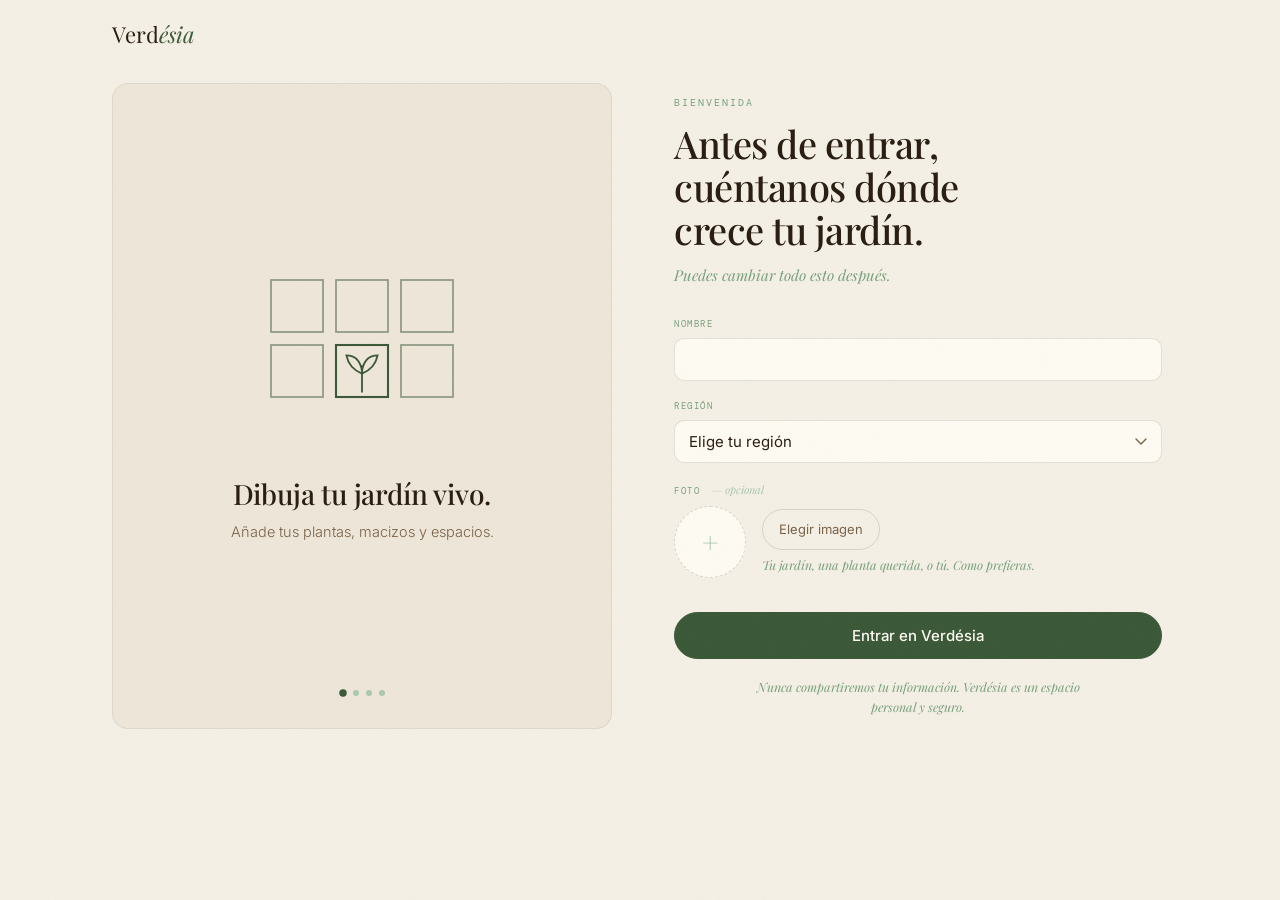
<file: verdesia_today.html>
<!DOCTYPE html>
<html lang="es">
<head>
<meta charset="UTF-8">
<meta name="viewport" content="width=device-width, initial-scale=1.0, viewport-fit=cover">
<meta name="theme-color" content="#3B5838">
<meta name="apple-mobile-web-app-capable" content="yes">
<meta name="apple-mobile-web-app-status-bar-style" content="default">
<meta name="apple-mobile-web-app-title" content="Verdésia">
<link rel="manifest" href="manifest.json">
<link rel="icon" type="image/png" sizes="32x32" href="icons/favicon-32.png">
<link rel="apple-touch-icon" sizes="180x180" href="icons/icon-180-apple.png">
<title>Verdésia — Hoy en tu jardín</title>
<link rel="preconnect" href="https://fonts.googleapis.com">
<link href="https://fonts.googleapis.com/css2?family=Playfair+Display:ital,wght@0,400;0,600;0,700;1,400;1,600&family=Inter:wght@300;400;500;600&family=DM+Mono:wght@400;500&display=swap" rel="stylesheet">
<style>

/* ═══════════════════════════════════════
   TOKENS
═══════════════════════════════════════ */
:root {
  --soil:   #2A1E12;
  --bark:   #4A3626;
  --bark-lt:#7A6248;
  --moss:   #3B5838;
  --moss-lt:#4D7050;
  --sage:   #78A07C;
  --sage-lt:#A9C8AD;
  --straw:  #E6D7B0;
  --cream:  #F4EFE5;
  --parch:  #EDE6D8;
  --rust:   #B55A28;
  --sun:    #C8A03A;
  --white:  #FDFAF2;
  --font-d: 'Playfair Display', Georgia, serif;
  --font-b: 'Inter', system-ui, -apple-system, 'Segoe UI', sans-serif;
  --font-m: 'DM Mono', monospace;
  --ease:   cubic-bezier(.16,1,.3,1);
}

*, *::before, *::after { box-sizing: border-box; margin: 0; padding: 0; }
html { scroll-behavior: smooth; }

body {
  background: var(--cream);
  color: var(--soil);
  font-family: var(--font-b);
  font-size: 15.5px;
  line-height: 1.7;
  min-height: 100vh;
  -webkit-font-smoothing: antialiased;
  -moz-osx-font-smoothing: grayscale;
}

/* grain texture */
body::after {
  content: '';
  position: fixed; inset: 0; z-index: 999; pointer-events: none;
  background: url("data:image/svg+xml,%3Csvg viewBox='0 0 512 512' xmlns='http://www.w3.org/2000/svg'%3E%3Cfilter id='n'%3E%3CfeTurbulence type='fractalNoise' baseFrequency='.8' numOctaves='4' stitchTiles='stitch'/%3E%3C/filter%3E%3Crect width='100%25' height='100%25' filter='url(%23n)' opacity='.025'/%3E%3C/svg%3E");
  opacity: .55;
}

/* ═══════════════════════════════════════
   NAV
═══════════════════════════════════════ */
.nav {
  position: sticky; top: 0; z-index: 400;
  display: flex; align-items: center; justify-content: space-between;
  padding: 0 48px; height: 72px;
  background: rgba(253,250,242,.93);
  backdrop-filter: blur(16px);
  border-bottom: 1px solid rgba(42,30,18,.06);
}
.nav-logo {
  font-family: var(--font-d); font-size: 22px;
  color: var(--soil); text-decoration: none;
  position: relative; line-height: 1.1;
}
.nav-logo em { color: var(--moss); font-style: italic; }
/* Tagline editorial — assise sous le wordmark, lisible, sans bruit */
.nav-logo::after {
  content: 'Cultiva tu autonomía';
  position: absolute; top: 100%; left: 0;
  margin-top: 6px;
  font-family: var(--font-d); font-size: 12.5px;
  color: var(--moss-lt); font-style: italic;
  font-weight: 400; letter-spacing: .15px;
  white-space: nowrap;
  pointer-events: none;
}
@media (max-width: 380px) { .nav-logo::after { display: none; } }

.nav-links {
  position: absolute; left: 50%; transform: translateX(-50%);
  display: flex; gap: 28px; align-items: center;
}
.nav-link {
  font-family: var(--font-m); font-size: 9.5px;
  color: var(--sage); letter-spacing: 2px; text-transform: uppercase;
  text-decoration: none; transition: color .18s;
  padding-bottom: 2px; border-bottom: 1px solid transparent;
}
.nav-link.active { color: var(--soil); border-bottom-color: var(--moss); }
.nav-link:hover  { color: var(--bark); }

.nav-r { display: flex; align-items: center; gap: 14px; }
.lang-sw { display: flex; border: 1px solid rgba(42,30,18,.11); border-radius: 100px; overflow: hidden; }
.lb { padding: 4px 10px; border: none; background: transparent; font-family: var(--font-m); font-size: 9.5px; letter-spacing: .5px; color: var(--bark-lt); cursor: pointer; transition: background .15s, color .15s; }
.lb.on { background: var(--moss); color: var(--white); }

/* ═══════════════════════════════════════
   HERO — the living moment
═══════════════════════════════════════ */
.hero {
  background: var(--white);
  border-bottom: 1px solid rgba(42,30,18,.07);
  padding: 52px 48px 44px;
  display: grid; grid-template-columns: 1fr auto;
  gap: 32px; align-items: start;
  position: relative; overflow: hidden;
}

/* Seasonal background wash */
.hero-wash {
  position: absolute; inset: 0; z-index: 0;
  transition: background 2s ease;
}

.hero-left { position: relative; z-index: 1; }

.hero-dateline {
  display: flex; align-items: center; gap: 10px;
  font-family: var(--font-m); font-size: 9.5px;
  color: var(--sage); letter-spacing: 2px; text-transform: uppercase;
  margin-bottom: 16px;
}
.monthly-obs {
  font-family: var(--font-d); font-style: italic;
  font-size: 14.5px; color: var(--sage);
  max-width: 480px; line-height: 1.5;
  margin-bottom: 20px;
}
/* Memory callback — petite ligne mono au-dessus de l'observation mensuelle.
   Apparait seulement si l'utilisateur a une observation passée d'au moins
   deux mois. Reconnecte calmement le présent au passé, sans urgence. */
.memory-callback {
  display: block;
  font-family: var(--font-m); font-size: 9.5px;
  color: var(--sage-lt); letter-spacing: 1.3px; text-transform: uppercase;
  font-style: normal; font-weight: 500;
  margin-bottom: 8px;
  max-width: 480px; line-height: 1.5;
}
.live-dot {
  width: 7px; height: 7px; border-radius: 50%;
  background: var(--sage); flex-shrink: 0;
  animation: live-pulse 3s ease-in-out infinite;
}
@keyframes live-pulse {
  0%,100% { opacity: 1; transform: scale(1); }
  50%      { opacity: .4; transform: scale(.7); }
}

.hero-title {
  font-family: var(--font-d);
  font-size: clamp(30px, 4.5vw, 52px);
  color: var(--soil); line-height: 1.05;
  letter-spacing: -1.5px; margin-bottom: 14px;
}
.hero-title em { color: var(--moss); font-style: italic; }

.hero-context {
  font-size: 15px; color: var(--bark-lt);
  font-weight: 300; max-width: 520px; line-height: 1.85;
}
.hero-context strong { color: var(--bark); font-weight: 500; }

/* Season panel right */
.season-panel {
  position: relative; z-index: 1;
  display: flex; flex-direction: column; align-items: flex-end; gap: 14px;
}
.season-badge {
  display: flex; align-items: center; gap: 10px;
  padding: 12px 18px;
  background: var(--parch); border: 1px solid rgba(42,30,18,.08);
  border-radius: 12px; white-space: nowrap;
}
.sb-icon { font-size: 24px; }
.sb-info {}
.sb-name { font-family: var(--font-b); font-size: 16px; font-weight: 500; color: var(--soil); letter-spacing: -.1px; }
.sb-months { font-family: var(--font-m); font-size: 9px; color: var(--sage); letter-spacing: 1px; margin-top: 2px; }

/* Month strip */
.month-strip {
  display: flex; gap: 3px;
}
.ms-month {
  width: 22px; height: 22px; border-radius: 4px;
  display: flex; align-items: center; justify-content: center;
  font-family: var(--font-m); font-size: 8.5px; color: var(--sage-lt);
  background: rgba(42,30,18,.04);
  transition: background .2s;
}
.ms-month.current {
  background: var(--moss); color: var(--white); font-weight: 500;
}
.ms-month.season-month {
  background: rgba(120,160,124,.15); color: var(--moss);
}

/* ═══════════════════════════════════════
   MAIN CONTENT GRID
═══════════════════════════════════════ */
.main {
  display: grid;
  grid-template-columns: 1fr 340px;
  gap: 0;
  max-width: 1280px;
  margin: 0 auto;
  padding: 40px 48px;
  align-items: start;
}

/* ═══════════════════════════════════════
   LEFT — primary feed
═══════════════════════════════════════ */
.feed { display: flex; flex-direction: column; gap: 28px; padding-right: 48px; border-right: 1px solid rgba(42,30,18,.07); }

/* Section heads */
.feed-label {
  font-family: var(--font-m); font-size: 8.5px;
  color: var(--sage); letter-spacing: 2px; text-transform: uppercase;
  margin-bottom: 16px;
  display: flex; align-items: center; gap: 10px;
}
.feed-label::after { content: ''; flex: 1; height: 1px; background: rgba(42,30,18,.07); }
.feed-label span { white-space: nowrap; }

/* ─── PARA HOY · contextual reminders ─── */
.today-reminders { display: flex; flex-direction: column; gap: 8px; }
.tr-item {
  display: flex; align-items: flex-start; gap: 12px;
  padding: 14px 18px; border-radius: 10px;
  background: var(--white);
  border: 1px solid rgba(42,30,18,.07);
  border-left: 3px solid var(--moss);
  text-decoration: none; color: inherit;
  transition: border-color .15s, transform .15s, box-shadow .15s;
}
.tr-item:hover { transform: translateY(-1px); box-shadow: 0 4px 14px rgba(42,30,18,.06); border-left-color: var(--rust); }
.tr-em { font-size: 18px; flex-shrink: 0; margin-top: 1px; }
.tr-body { flex: 1; min-width: 0; }
.tr-text { font-size: 13.5px; color: var(--bark); font-weight: 400; line-height: 1.55; }
.tr-text em { font-style: italic; color: var(--moss); font-weight: 500; }
.tr-sub { font-size: 11px; color: var(--sage); font-weight: 300; margin-top: 3px; }
.tr-item.tr-season { border-left-color: var(--sun); }
.tr-item.tr-harvest { border-left-color: var(--rust); }
.tr-item.tr-seeds   { border-left-color: var(--bark-lt); }

/* ─── MY GARDEN STATUS ─── */
.garden-status-grid {
  display: flex; flex-direction: column; gap: 10px;
}

.plant-status-card {
  display: flex; align-items: flex-start; gap: 14px;
  padding: 18px 20px; border-radius: 12px;
  background: var(--white); border: 1px solid rgba(42,30,18,.07);
  cursor: pointer; transition: border-color .18s, transform .18s, box-shadow .18s;
  text-decoration: none; position: relative;
}
.plant-status-card:hover {
  border-color: var(--sage-lt); transform: translateY(-2px);
  box-shadow: 0 6px 24px rgba(42,30,18,.07);
}

/* Stage color bar on left edge */
.psc-bar {
  position: absolute; left: 0; top: 0; bottom: 0;
  width: 3px; border-radius: 12px 0 0 12px;
}

.psc-em {
  font-size: 28px; flex-shrink: 0; margin-top: 2px;
}
.psc-body { flex: 1; min-width: 0; }
.psc-top {
  display: flex; align-items: flex-start; justify-content: space-between;
  gap: 12px; margin-bottom: 8px;
}
.psc-name { font-family: var(--font-b); font-size: 17px; font-weight: 600; color: var(--soil); line-height: 1.25; letter-spacing: -.1px; }
.psc-stage-badge {
  display: flex; align-items: center; gap: 5px;
  padding: 3px 10px; border-radius: 100px; flex-shrink: 0;
  font-size: 11px; font-weight: 500; white-space: nowrap;
  font-family: var(--font-b);
}

/* The key message — what to do now */
.psc-action {
  font-size: 13.5px; color: var(--bark-lt);
  font-weight: 300; line-height: 1.75; margin-bottom: 12px;
}
.psc-action strong { color: var(--bark); font-weight: 500; }

/* Progress + meta row */
.psc-meta {
  display: flex; align-items: center; gap: 14px;
}
.psc-progress-wrap { flex: 1; }
.psc-progress-bar {
  height: 4px; background: rgba(42,30,18,.07); border-radius: 2px; overflow: hidden;
}
.psc-progress-fill { height: 100%; border-radius: 2px; transition: width 1.2s var(--ease); }
.psc-progress-label {
  font-family: var(--font-m); font-size: 8.5px; color: var(--sage-lt);
  margin-top: 4px; display: flex; justify-content: space-between;
}
.psc-days {
  font-family: var(--font-m); font-size: 10.5px;
  color: var(--sage-lt); white-space: nowrap;
}
.psc-zone {
  font-family: var(--font-m); font-size: 9.5px;
  background: var(--parch); color: var(--bark-lt);
  padding: 2px 8px; border-radius: 100px;
}

/* Empty garden state */
.garden-empty {
  padding: 32px 28px; text-align: center;
  background: var(--white); border: 1px dashed rgba(42,30,18,.12);
  border-radius: 12px; color: var(--sage-lt);
}
.ge-icon { font-size: 32px; margin-bottom: 12px; opacity: .4; }
.ge-title { font-family: var(--font-d); font-size: 18px; color: var(--bark-lt); margin-bottom: 8px; }
.ge-sub   { font-size: 13px; font-weight: 300; margin-bottom: 20px; line-height: 1.7; }
.ge-btn {
  padding: 10px 24px; border-radius: 100px;
  background: var(--moss); color: var(--white);
  font-family: var(--font-b); font-size: 13.5px; font-weight: 500;
  border: none; cursor: pointer; transition: background .18s, transform .15s;
  text-decoration: none; display: inline-block;
}
.ge-btn:hover { background: var(--soil); transform: translateY(-1px); }

/* ─── SEASONAL ADVICE ─── */
.seasonal-card {
  padding: 24px 26px; border-radius: 12px;
  position: relative; overflow: hidden;
}
.sc-eyebrow {
  font-family: var(--font-m); font-size: 8.5px; letter-spacing: 1.5px;
  text-transform: uppercase; margin-bottom: 8px; opacity: .65;
}
.sc-title {
  font-family: var(--font-d); font-size: 19px; margin-bottom: 10px;
  line-height: 1.25;
}
.sc-body {
  font-size: 13.5px; font-weight: 300; line-height: 1.8; opacity: .78;
}
.sc-deco {
  position: absolute; right: -16px; bottom: -16px;
  font-size: 80px; opacity: .08; transform: rotate(-15deg);
  pointer-events: none; line-height: 1;
}

/* Variant styles */
.sc-spring  { background: rgba(59,88,56,.85); color: var(--white); }
.sc-summer  { background: rgba(181,90,40,.8);  color: var(--white); }
.sc-autumn  { background: rgba(74,54,38,.8);   color: var(--straw); }
.sc-winter  { background: rgba(42,30,18,.75);  color: var(--straw); }

/* ─── WHAT TO PLANT NOW ─── */
.plant-now-grid {
  display: grid; grid-template-columns: 1fr 1fr;
  gap: 8px;
}
.pn-card {
  display: flex; align-items: center; gap: 10px;
  padding: 14px 16px; border-radius: 10px;
  background: var(--white); border: 1px solid rgba(42,30,18,.07);
  cursor: pointer; text-decoration: none;
  transition: border-color .15s, transform .15s;
}
.pn-card:hover { border-color: var(--sage-lt); transform: translateY(-1px); }
.pn-em { font-size: 22px; flex-shrink: 0; }
.pn-info {}
.pn-name { font-size: 13px; font-weight: 500; color: var(--soil); }
.pn-timing { font-family: var(--font-m); font-size: 9.5px; color: var(--sage); margin-top: 1px; }
.pn-add {
  margin-left: auto; width: 24px; height: 24px; border-radius: 50%;
  background: var(--cream); color: var(--bark-lt);
  display: flex; align-items: center; justify-content: center;
  font-size: 14px; flex-shrink: 0; border: 1px solid rgba(42,30,18,.08);
  transition: background .15s, color .15s;
}
.pn-card:hover .pn-add { background: var(--moss); color: var(--white); border-color: var(--moss); }

/* ─── RECENT NOTES FEED ─── */
.notes-feed { display: flex; flex-direction: column; gap: 0; }
.nf-entry {
  display: flex; gap: 14px; padding: 14px 0;
  border-bottom: 1px solid rgba(42,30,18,.06); align-items: flex-start;
}
.nf-entry:last-child { border-bottom: none; }
.nf-em { font-size: 18px; flex-shrink: 0; margin-top: 1px; }
.nf-body { flex: 1; min-width: 0; }
.nf-meta { display: flex; gap: 10px; align-items: center; margin-bottom: 4px; flex-wrap: wrap; }
.nf-plant { font-size: 12.5px; font-weight: 500; color: var(--soil); }
.nf-date  { font-family: var(--font-m); font-size: 9px; color: var(--sage-lt); }
.nf-type-dot { width: 6px; height: 6px; border-radius: 50%; flex-shrink: 0; }
.nf-text  { font-size: 13px; color: var(--bark-lt); font-weight: 300; line-height: 1.7; }

.no-notes {
  font-size: 13px; color: var(--sage-lt); font-weight: 300;
  padding: 12px 0; font-style: italic;
}

/* ═══════════════════════════════════════
   RIGHT COLUMN — sidebar info
═══════════════════════════════════════ */
.aside { padding-left: 40px; display: flex; flex-direction: column; gap: 32px; }

/* ─── SEED CALENDAR ─── */
.seed-cal {}
.scal-months {
  display: grid; grid-template-columns: repeat(12, 1fr); gap: 2px; margin-bottom: 6px;
}
.scal-m {
  font-family: var(--font-m); font-size: 7.5px; color: var(--sage-lt);
  text-align: center; padding: 2px 0;
}
.scal-m.cur { color: var(--moss); font-weight: 500; }

.scal-plant {
  display: flex; align-items: center; gap: 8px; margin-bottom: 7px;
}
.scal-em { font-size: 14px; flex-shrink: 0; width: 20px; text-align: center; }
.scal-bars { flex: 1; display: grid; grid-template-columns: repeat(12, 1fr); gap: 2px; }
.scal-bar {
  height: 8px; border-radius: 2px;
  background: rgba(42,30,18,.06);
  transition: transform .15s;
}
.scal-bar.sow    { background: rgba(200,160,58,.45); }
.scal-bar.plant  { background: rgba(59,88,56,.5); }
.scal-bar.harv   { background: rgba(181,90,40,.55); }
.scal-bar.cur-m  { outline: 1.5px solid rgba(42,30,18,.2); outline-offset: -1px; }

.scal-legend {
  display: flex; gap: 12px; margin-top: 10px; flex-wrap: wrap;
}
.scl-item { display: flex; align-items: center; gap: 5px; font-size: 10.5px; color: var(--bark-lt); }
.scl-swatch { width: 12px; height: 6px; border-radius: 2px; }

/* ─── KNOWLEDGE CARD ─── */
.know-card {
  padding: 22px; background: var(--white);
  border: 1px solid rgba(42,30,18,.07); border-radius: 12px;
}
.kc-label {
  font-family: var(--font-m); font-size: 8.5px;
  color: var(--sage); letter-spacing: 1.5px; text-transform: uppercase;
  margin-bottom: 12px;
}
.kc-title {
  font-family: var(--font-d); font-size: 16px; color: var(--soil);
  margin-bottom: 8px; line-height: 1.3;
}
.kc-text {
  font-size: 12.5px; color: var(--bark-lt); font-weight: 300;
  line-height: 1.75; margin-bottom: 14px;
}
.kc-link {
  font-family: var(--font-m); font-size: 9.5px;
  color: var(--moss); text-decoration: none; letter-spacing: .5px;
  display: flex; align-items: center; gap: 5px;
  transition: gap .18s;
}
.kc-link:hover { gap: 9px; }

/* ─── SEED HERITAGE ─── */
.heritage-card {
  padding: 22px; border-radius: 12px;
  background: var(--soil); color: var(--straw);
  position: relative; overflow: hidden;
}
.heritage-card::before {
  content: ''; position: absolute; right: -30px; bottom: -30px;
  width: 120px; height: 120px; border-radius: 50%;
  border: 1px solid rgba(255,255,255,.06);
}
.hc-label {
  font-family: var(--font-m); font-size: 8.5px;
  color: var(--sage-lt); letter-spacing: 1.5px; text-transform: uppercase;
  margin-bottom: 12px; opacity: .7;
}
.hc-title {
  font-family: var(--font-d); font-size: 15px; color: var(--white);
  margin-bottom: 8px; line-height: 1.35;
}
.hc-text {
  font-size: 12px; color: rgba(230,215,176,.6);
  font-weight: 300; line-height: 1.7; margin-bottom: 14px;
}
.hc-link {
  font-family: var(--font-m); font-size: 9.5px; color: var(--sage-lt);
  text-decoration: none; display: flex; align-items: center; gap: 5px;
  transition: gap .18s;
}
.hc-link:hover { gap: 9px; }

/* ─── NAVIGATION QUICK LINKS ─── */
.quick-links { display: flex; flex-direction: column; gap: 6px; }
.ql {
  display: flex; align-items: center; gap: 12px;
  padding: 12px 16px; border-radius: 10px;
  background: var(--white); border: 1px solid rgba(42,30,18,.07);
  text-decoration: none; transition: border-color .15s, transform .15s;
}
.ql:hover { border-color: var(--sage-lt); transform: translateX(3px); }
.ql-em { font-size: 18px; }
.ql-text { flex: 1; }
.ql-name { font-size: 13px; font-weight: 500; color: var(--soil); }
.ql-sub  { font-size: 11px; color: var(--sage); font-weight: 300; margin-top: 1px; }
.ql-arrow { color: var(--sage-lt); font-size: 12px; }

/* ═══════════════════════════════════════
   TOAST
═══════════════════════════════════════ */
.toast {
  position: fixed; bottom: 22px; left: 50%; transform: translateX(-50%);
  background: rgba(42,30,18,.9); color: var(--straw);
  padding: 9px 20px; border-radius: 100px; font-size: 13px;
  font-family: var(--font-b); opacity: 0; transition: opacity .22s;
  pointer-events: none; z-index: 9000; white-space: nowrap;
}
.toast.on { opacity: 1; }

/* ═══════════════════════════════════════
   FADE ANIMATIONS
═══════════════════════════════════════ */
.fade-up {
  opacity: 0; transform: translateY(16px);
  transition: opacity .6s var(--ease), transform .6s var(--ease);
}
.fade-up.visible { opacity: 1; transform: translateY(0); }

/* ═══════════════════════════════════════
   RESPONSIVE
═══════════════════════════════════════ */
@media (max-width: 1024px) {
  .main { grid-template-columns: 1fr; padding: 28px 24px; }
  .feed { padding-right: 0; border-right: none; padding-bottom: 40px; border-bottom: 1px solid rgba(42,30,18,.07); margin-bottom: 0; }
  .aside { padding-left: 0; }
  .plant-now-grid { grid-template-columns: 1fr 1fr; }
}
@media (max-width: 768px) {
  .nav { padding: 0 18px; }
  .nav-links { display: none; }
  .hero { grid-template-columns: 1fr; padding: 36px 20px 28px; gap: 20px; }
  .season-panel { align-items: flex-start; }
  .main { padding: 24px 18px; gap: 24px; }
  .plant-now-grid { grid-template-columns: 1fr; }
  .hero-title { font-size: 30px; letter-spacing: -1px; }

  /* Tap-friendly status and reminder cards */
  .tr-item { padding: 16px 16px; }
  .tr-text { font-size: 14.5px; line-height: 1.55; }
  .plant-status-card { padding: 18px; }
  .psc-em { font-size: 32px; }
  .psc-name { font-size: 18px; }
  .psc-action { font-size: 14px; line-height: 1.7; }
  .pn-card { padding: 16px 16px; min-height: 56px; }
  .pn-em { font-size: 26px; }
  .pn-name { font-size: 14px; }
  .ge-btn { padding: 13px 26px; font-size: 14px; min-height: 44px; }
  .ql { padding: 14px 16px; min-height: 56px; }
  .ql-name { font-size: 14px; }
  .nf-entry { padding: 16px 0; }
  .nf-text { font-size: 14px; }
  .seasonal-card { padding: 22px 22px; }
  .sc-title { font-size: 20px; }
  .sc-body { font-size: 14px; }
}
</style>
</head>
<body>

<!-- Shared modules -->
<script src="plants.js"></script>
<script src="storage.js"></script>
<!-- Façade régionale : DOIT être chargée avant regions.js + i18n.js -->
<script src="verdesia_region_config.js"></script>
<script src="verdesia_plan.js"></script>
<script src="regions.js"></script>
<script src="i18n.js"></script>
<script src="garden.js"></script>
<script src="onboarding.js"></script>
<script src="verdesia_profile.js" defer></script>

<div class="toast" id="toast"></div>

<!-- NAV -->
<nav class="nav">
  <a href="verdesia_landing.html" class="nav-logo">Verd<em>ésia</em></a>
  <div class="nav-links">
    <a class="nav-link active" href="verdesia_today.html" id="nlHoy">Hoy</a>
    <a class="nav-link" href="verdesia_jardin.html" id="nlJardin">Mi jardín</a>
    <a class="nav-link" href="verdesia_explorer.html" id="nlPlantas">Plantas</a>
    <a class="nav-link" href="verdesia_brote.html" id="nlDiag">Lectura del huerto</a>
    <a class="nav-link" href="verdesia_observaciones.html" id="nlMemoria">Memoria</a>
  </div>
  <div class="nav-r"></div>
</nav>

<!-- HERO -->
<div class="hero" id="hero">
  <div class="hero-wash" id="heroWash"></div>
  <div class="hero-left">
    <div class="hero-dateline">
      <div class="live-dot"></div>
      <span id="heroDateline">Lunes, 22 Sep 2025 · Santiago, Chile</span>
    </div>
    <div class="monthly-obs" id="monthlyObs"></div>
    <h1 class="hero-title" id="heroTitle">Buenos días —<br><em id="heroSeason">es primavera</em></h1>
    <p class="hero-context" id="heroContext">
      En Santiago, el suelo se calienta esta semana. <strong>Es el momento de tus primeros semis de tomate y albahaca bajo cubierta.</strong> Las heladas de agosto ya pasaron.
    </p>
  </div>
  <div class="season-panel">
    <div class="season-badge">
      <div class="sb-icon" id="sbIcon">🌸</div>
      <div class="sb-info">
        <div class="sb-name" id="sbName">Primavera</div>
        <div class="sb-months" id="sbMonths">Sep · Oct · Nov</div>
      </div>
    </div>
    <div class="month-strip" id="monthStrip"></div>
  </div>
</div>

<!-- MAIN GRID -->
<div class="main">

  <!-- ══════════════════ FEED (left) -->
  <div class="feed">

    <!-- Para hoy — contextual reminders -->
    <section class="fade-up" id="todaySection" style="display:none">
      <div class="feed-label"><span id="flToday">Para hoy</span></div>
      <div class="today-reminders" id="todayReminders">
        <!-- rendered by JS -->
      </div>
    </section>

    <!-- My garden -->
    <section class="fade-up">
      <div class="feed-label"><span id="flGarden">Mi jardín esta semana</span></div>
      <div class="garden-status-grid" id="gardenStatusGrid">
        <!-- rendered by JS -->
      </div>
    </section>

    <!-- Seasonal advice -->
    <section class="fade-up">
      <div class="feed-label"><span id="flSeason">Esta temporada en Santiago</span></div>
      <div class="seasonal-card" id="seasonalCard">
        <div class="sc-eyebrow" id="scEyebrow">Primavera austral · Sep–Nov</div>
        <div class="sc-title"   id="scTitle">El jardín despierta</div>
        <p class="sc-body"      id="scBody">Las temperaturas suben, el suelo se calienta. Es el momento de preparar los semilleros de tomate, pimiento y albahaca bajo cubierta. Las plantas de invierno — lechugas, zanahorias — aún pueden cosecharse.</p>
        <div class="sc-deco"    id="scDeco">🌸</div>
      </div>
    </section>

    <!-- What to plant now -->
    <section class="fade-up">
      <div class="feed-label"><span id="flNow">Qué sembrar ahora en Santiago</span></div>
      <div class="plant-now-grid" id="plantNowGrid">
        <!-- rendered by JS -->
      </div>
    </section>

    <!-- Recent notes from my garden -->
    <section class="fade-up">
      <div class="feed-label"><span id="flNotes">Mis últimas observaciones</span></div>
      <div class="notes-feed" id="notesFeed">
        <!-- rendered by JS -->
      </div>
    </section>

  </div>

  <!-- ══════════════════ ASIDE (right) -->
  <aside class="aside">

    <!-- Seed calendar mini -->
    <div class="fade-up">
      <div class="feed-label"><span id="flCal">Calendario de siembras</span></div>
      <div class="seed-cal">
        <div class="scal-months" id="scalMonths"></div>
        <div id="scalPlants"></div>
        <div class="scal-legend">
          <div class="scl-item"><div class="scl-swatch" style="background:rgba(200,160,58,.5)"></div><span id="legSow">Siembra</span></div>
          <div class="scl-item"><div class="scl-swatch" style="background:rgba(59,88,56,.55)"></div><span id="legPlant">Trasplante</span></div>
          <div class="scl-item"><div class="scl-swatch" style="background:rgba(181,90,40,.55)"></div><span id="legHarv">Cosecha</span></div>
        </div>
      </div>
    </div>

    <!-- Knowledge card -->
    <div class="know-card fade-up" id="knowCard">
      <!-- rendered by JS -->
    </div>

    <!-- Heritage card -->
    <div class="heritage-card fade-up">
      <div class="hc-label" id="hcLabel">Patrimonio semillero</div>
      <div class="hc-title" id="hcTitle">Guardar semillas es transmitir vida</div>
      <p class="hc-text" id="hcText">Cada semilla guardada es un gesto de continuidad. En Chile, miles de variedades locales —tomate limache, zapallo panare, ají cacho de cabra— sobreviven gracias a los jardineros que las preservan.</p>
      <a href="verdesia_plante.html?id=tomate_limache#seedsSection" class="hc-link" id="hcLink">Ver guía de recolección →</a>
    </div>

    <!-- Quick links -->
    <div class="fade-up">
      <div class="feed-label"><span id="flLinks">Accesos rápidos</span></div>
      <div class="quick-links" id="quickLinks">
        <!-- rendered by JS -->
      </div>
    </div>

  </aside>
</div>

<script>
/* ══════════════════════════════════════════════
   MÓDULOS COMPARTIDOS
══════════════════════════════════════════════ */
const Garden     = window.SemencaGarden;
const Storage    = window.SemencaStorage;
const I18n       = window.SemencaI18n;
const CATALOGUE  = window.SEMENCA_PLANTS;
const NOTE_TYPES = window.SEMENCA_NOTE_TYPES;

const MONTHS_ES = Garden.MONTHS_ES;
const MONTHS_FR = Garden.MONTHS_FR;
const M = () => Garden.months(I18n.getLang());

const loadGarden     = () => Storage.loadGarden();
const getSeason      = (m) => Garden.getSeason(m);
const daysSince      = (d) => Garden.daysSince(d);
const getStageIndex  = (p, d) => Garden.getStageIndex(p, d);
const getProgress    = (p, d) => Garden.getStageProgress(p, d);

/* Atajos i18n */
const TODAY = (k, p) => I18n.t('today.' + k, p);
const ACT   = (k)    => I18n.t('actions.' + k);
const NAV   = (k)    => I18n.t('nav.' + k);

/* SEASON_DATA — solo aspectos UI no traducibles (icono + clase CSS + wash).
   El texto (eyebrow/title/body/context/name/months/greeting) viene de i18n. */
const SEASON_UI = {
  spring: { icon:'🌸', cls:'sc-spring', washColor:'rgba(59,88,56,.03)' },
  summer: { icon:'☀️', cls:'sc-summer', washColor:'rgba(181,90,40,.03)' },
  autumn: { icon:'🍂', cls:'sc-autumn', washColor:'rgba(74,54,38,.03)'  },
  winter: { icon:'🌧', cls:'sc-winter', washColor:'rgba(42,30,18,.03)'  },
};
function seasonalData(s) {
  const cap = s.charAt(0).toUpperCase() + s.slice(1);
  return Object.assign({}, SEASON_UI[s], {
    name:    I18n.t('common.season.'         + s),
    months:  I18n.t('common.seasonMonths.'   + s),
    greeting:I18n.t('common.seasonGreetingMap.' + s),
    eyebrow: TODAY('seasonal' + cap + 'Eyebrow'),
    title:   TODAY('seasonal' + cap + 'Title'),
    body:    TODAY('seasonal' + cap + 'Body'),
    context: TODAY('seasonal' + cap + 'Context'),
  });
}

/* (legado — reemplazado por seasonalData() y el árbol i18n)
const _LEGACY_SEASON_DATA = {
  fr:{
    spring: {
      name:'Printemps', months:'Sep · Oct · Nov', icon:'🌸', cls:'sc-spring',
      title:'Le jardin se réveille',
      eyebrow:'Printemps austral · Sep–Nov',
      body:'Les températures montent, le sol se réchauffe. C\'est le moment de préparer les semis de tomate, poivron et basilic sous abri. Les légumes d\'hiver — laitue, carottes — sont encore en cours de récolte.',
      context:'Le sol se réchauffe à Santiago. <strong>C\'est le moment de tes premiers semis de tomate et basilic sous abri.</strong> Les gelées d\'août sont derrière toi.',
      greeting:'c\'est le printemps',
      washColor:'rgba(59,88,56,.03)',
    },
    summer: {
      name:'Été', months:'Déc · Jan · Fév', icon:'☀️', cls:'sc-summer',
      title:'La pleine saison productive',
      eyebrow:'Été austral · Déc–Fév',
      body:'Le potager est en pleine production. Tomates, courges et poivrons arrivent à maturité. C\'est la saison de la collecte des semences et des premières conserves.',
      context:'Les tomates et courgettes sont au pic. <strong>Récoltez chaque jour et commencez à collecter vos premières semences.</strong> La chaleur est forte — arrosez tôt le matin.',
      greeting:'c\'est l\'été',
      washColor:'rgba(181,90,40,.03)',
    },
    autumn: {
      name:'Automne', months:'Mar · Avr · Mai', icon:'🍂', cls:'sc-autumn',
      title:'Temps de récolte et préparation',
      eyebrow:'Automne austral · Mar–Mai',
      body:'Les dernières récoltes d\'été, la préparation du sol pour l\'hiver. Planter ails et oignons, semer les légumes d\'hiver — laitue, carottes, épinards. Collecter et sécher les semences.',
      context:'Les nuits fraîchissent à Santiago. <strong>Plantez l\'ail et les oignons maintenant</strong>, et semez les légumes d\'hiver sous abri.',
      greeting:'c\'est l\'automne',
      washColor:'rgba(74,54,38,.03)',
    },
    winter: {
      name:'Hiver', months:'Jun · Jul · Aoû', icon:'🌧', cls:'sc-winter',
      title:'Patience et préparation',
      eyebrow:'Hiver austral · Jun–Aoû',
      body:'Le sol se repose. Laitue, épinards et carottes résistent au froid doux de Santiago. Un bon moment pour préparer le compost, planifier les semis du printemps et consulter les fiches plantes.',
      context:'Les nuits sont fraîches mais le sol de Santiago reste vivant. <strong>Laitue et épinards poussent bien.</strong> Préparez vos semences pour septembre.',
      greeting:'c\'est l\'hiver',
      washColor:'rgba(42,30,18,.03)',
    },
  },
  es:{
    spring: {
      name:'Primavera', months:'Sep · Oct · Nov', icon:'🌸', cls:'sc-spring',
      title:'El jardín despierta',
      eyebrow:'Primavera austral · Sep–Nov',
      body:'Las temperaturas suben, el suelo se calienta. Es el momento de preparar los semilleros de tomate, pimiento y albahaca bajo cubierta. Las plantas de invierno — lechugas, zanahorias — aún pueden cosecharse.',
      context:'El suelo se calienta en Santiago. <strong>Es el momento de tus primeros semis de tomate y albahaca bajo cubierta.</strong> Las heladas de agosto ya pasaron.',
      greeting:'es primavera',
      washColor:'rgba(59,88,56,.03)',
    },
    summer: {
      name:'Verano', months:'Dic · Ene · Feb', icon:'☀️', cls:'sc-summer',
      title:'La plena temporada productiva',
      eyebrow:'Verano austral · Dic–Feb',
      body:'El huerto está en plena producción. Tomates, zapallos y pimientos llegan a la madurez. Es la temporada de recolectar semillas y hacer las primeras conservas.',
      context:'Los tomates y zapallos están en su pico. <strong>Cosecha cada día y comienza a recolectar tus primeras semillas.</strong> El calor es fuerte — riega temprano en la mañana.',
      greeting:'es verano',
      washColor:'rgba(181,90,40,.03)',
    },
    autumn: {
      name:'Otoño', months:'Mar · Abr · May', icon:'🍂', cls:'sc-autumn',
      title:'Tiempo de cosecha y preparación',
      eyebrow:'Otoño austral · Mar–May',
      body:'Las últimas cosechas de verano, la preparación del suelo para el invierno. Plantar ajos y cebollas, sembrar los vegetales de invierno — lechuga, zanahorias, espinacas. Recolectar y secar semillas.',
      context:'Las noches se enfrían en Santiago. <strong>Planta el ajo y las cebollas ahora</strong>, y siembra los vegetales de invierno bajo cubierta.',
      greeting:'es otoño',
      washColor:'rgba(74,54,38,.03)',
    },
    winter: {
      name:'Invierno', months:'Jun · Jul · Ago', icon:'🌧', cls:'sc-winter',
      title:'Paciencia y preparación',
      eyebrow:'Invierno austral · Jun–Ago',
      body:'El suelo descansa. Lechugas, espinacas y zanahorias resisten el frío suave de Santiago. Un buen momento para preparar el compost, planificar las siembras de primavera y consultar las fichas de plantas.',
      context:'Las noches son frescas pero el suelo de Santiago sigue vivo. <strong>Lechugas y espinacas crecen bien.</strong> Prepara tus semillas para septiembre.',
      greeting:'es invierno',
      washColor:'rgba(42,30,18,.03)',
    },
  },
};

*/

/* SOW_NOW — solo IDs + clave i18n del label de siembra */
const SOW_NOW = {
  spring: [
    { id:'tomate',           labelKey:'today.sowSpring1' },
    { id:'albahaca',         labelKey:'today.sowSpring2' },
    { id:'aji_verde',        labelKey:'today.sowSpring3' },
    { id:'zapallo_italiano', labelKey:'today.sowSpring4' },
    { id:'cilantro',         labelKey:'today.sowSpring5' },
    { id:'cebollin',         labelKey:'today.sowSpring6' },
  ],
  summer: [
    { id:'poroto_verde', labelKey:'today.sowSummer1' },
    { id:'lechuga',      labelKey:'today.sowSummer2' },
    { id:'acelga',       labelKey:'today.sowSummer3' },
    { id:'cebollin',     labelKey:'today.sowSummer4' },
  ],
  autumn: [
    { id:'lechuga',   labelKey:'today.sowAutumn1' },
    { id:'cilantro',  labelKey:'today.sowAutumn2' },
    { id:'acelga',    labelKey:'today.sowAutumn3' },
    { id:'zanahoria', labelKey:'today.sowAutumn4' },
    { id:'frutilla',  labelKey:'today.sowAutumn5' },
    { id:'perejil',   labelKey:'today.sowAutumn6' },
  ],
  winter: [
    { id:'lechuga',    labelKey:'today.sowWinter1' },
    { id:'acelga',     labelKey:'today.sowWinter2' },
    { id:'perejil',    labelKey:'today.sowWinter3' },
    { id:'manzanilla', labelKey:'today.sowWinter4' },
  ],
};

/* KNOWLEDGE — helper que lee del árbol i18n */
function knowledgeData(s) {
  const cap = s.charAt(0).toUpperCase() + s.slice(1);
  return {
    label: TODAY('knowledge' + cap + 'Label'),
    title: TODAY('knowledge' + cap + 'Title'),
    text:  TODAY('knowledge' + cap + 'Text'),
  };
}

/* (legado — reemplazado por knowledgeData())
const _LEGACY_KNOWLEDGE = {
  spring:{
    fr:{label:'Conseil du moment',title:'Accélérer la germination',text:'En septembre, les températures nocturnes de Santiago restent fraîches. Placer les semis sur une surface chaude (dessus du réfrigérateur) ou sous cloche. La tomate a besoin de 22°C minimum pour germer.'},
    es:{label:'Consejo del momento',title:'Acelerar la germinación',text:'En septiembre, las temperaturas nocturnas en Santiago siguen siendo frescas. Coloca los semilleros sobre una superficie cálida o bajo un techo de plástico. El tomate necesita mínimo 22°C para germinar.'},
  },
  summer:{
    fr:{label:'Conseil du moment',title:'Collecter les semences',text:'L\'été austral est la saison idéale pour collecter les semences de tomate et de poivron. Choisir les plus beaux fruits sur les plants les plus vigoureux, laisser légèrement sur-mûrir.'},
    es:{label:'Consejo del momento',title:'Recolectar semillas',text:'El verano austral es la temporada ideal para recolectar semillas de tomate y pimiento. Elegir los frutos más hermosos de las plantas más vigorosas, dejar sobremadurar ligeramente.'},
  },
  autumn:{
    fr:{label:'Conseil du moment',title:'Préparer le sol pour l\'hiver',text:'En mars–avril, amender le sol épuisé par l\'été : compost mûr et corne broyée. Semer les engrais verts (moutarde, avoine) pour protéger le sol pendant l\'hiver austral.'},
    es:{label:'Consejo del momento',title:'Preparar el suelo para el invierno',text:'En marzo–abril, enmendar el suelo agotado por el verano: compost maduro y cuerno molido. Sembrar abonos verdes (mostaza, avena) para proteger el suelo durante el invierno austral.'},
  },
  winter:{
    fr:{label:'Conseil du moment',title:'Préparer le compost',text:'L\'hiver austral est la saison du compost. Alterner couches humides (déchets de cuisine) et sèches (feuilles, carton). Un compost bien conduit sera prêt pour les semis du printemps.'},
    es:{label:'Consejo del momento',title:'Preparar el compost',text:'El invierno austral es la temporada del compost. Alternar capas húmedas (residuos de cocina) y secas (hojas, cartón). Un compost bien llevado estará listo para las siembras de primavera.'},
  },
};

*/

/* ══════════════════════════════════════════════
   UTILS
══════════════════════════════════════════════ */
// Atajos legacy → ya no se usan, pero mantenemos `lang` como getter
Object.defineProperty(window, 'lang', { get: () => I18n.getLang() });
const ptext = (obj) => I18n.getLocalized(obj);

/* ══════════════════════════════════════════════
   OBSERVACIÓN MENSUAL — micro-copy editorial
══════════════════════════════════════════════ */
const MONTHLY_OBS = {
  es: [
    'Enero. El huerto pide riego al amanecer. Las frutillas maduran rápido.',
    'Febrero. Verano tardío. Comienza la cosecha del choclo y los primeros zapallos.',
    'Marzo. El otoño llega lento. Las mañanas empiezan a oler a tierra húmeda.',
    'Abril. Las castañas aparecen en las ferias. La luz se vuelve más baja y dorada.',
    'Mayo. Caen las primeras lluvias. El suelo se oscurece y respira.',
    'Junio. Las mañanas siguen frías en el huerto. El jardín descansa.',
    'Julio. Hay niebla al amanecer. Tiempo de podar los árboles dormidos.',
    'Agosto. Bajo cubierta, los primeros almácigos se mueven hacia la luz.',
    'Septiembre. El suelo se calienta. Las flores de durazno abren primero.',
    'Octubre. Las heladas se alejan. Se puede plantar en tierra firme.',
    'Noviembre. Primavera plena. Las primeras flores de tomate empiezan a abrirse.',
    'Diciembre. Comienza el verano. El maqui empieza a madurar en el sur.',
  ],
  fr: [
    "Janvier. Le jardin réclame l'eau de l'aube. Les fraises mûrissent vite.",
    "Février. Fin d'été. La récolte du maïs et des premières courges commence.",
    "Mars. L'automne s'installe lentement. Les matins sentent la terre humide.",
    'Avril. Les châtaignes paraissent aux marchés. La lumière se fait plus basse.',
    "Mai. Les premières pluies tombent. Le sol s'assombrit et respire.",
    'Juin. Les matins restent froids dans le jardin. Le jardin se repose.',
    "Juillet. Brouillard à l'aube. Le temps de tailler les arbres endormis.",
    'Août. Sous abri, les premiers semis cherchent la lumière.',
    "Septembre. La terre se réchauffe. Les fleurs de pêcher s'ouvrent d'abord.",
    "Octobre. Les gelées s'éloignent. On peut planter en pleine terre.",
    "Novembre. Plein printemps. Les premières fleurs de tomate s'ouvrent.",
    "Décembre. L'été commence. Le maqui mûrit dans le sud.",
  ],
};

/* ══════════════════════════════════════════════
   MEMORY CALLBACK — continuité émotionnelle calme

   Si l'utilisateur a sauvegardé des observations passées, on prépende
   une ligne qui reconnecte présent et passé. Sans urgence, sans
   notification, sans chiffres. Juste : Verdésia se souvient avec toi.

   Échelle :
     < 30 j     → rien (l'observation est trop fraîche)
     30–60 j    → "Hace un mes que observas este huerto."
     2–5 meses  → "Hace {n} meses observabas este espacio."
     ≥ 6 meses  → "Tu huerto ha cambiado mucho desde tus primeras observaciones."
     ≥ 12 meses → "Hace más de un año empezaste a observar tu jardín."

   Defensive : si VerdesiaObservations n'est pas chargé (page Hoy
   ne le charge pas par défaut), lecture directe du localStorage.
══════════════════════════════════════════════ */
function buildMemoryCallback() {
  try {
    let list = null;
    if (window.VerdesiaObservations && typeof window.VerdesiaObservations.list === 'function') {
      list = window.VerdesiaObservations.list();
    } else {
      const raw = localStorage.getItem('verdesia_observations');
      list = raw ? JSON.parse(raw) : null;
    }
    if (!Array.isArray(list) || list.length === 0) return null;
    // La plus ancienne observation
    const oldest = list.slice().sort((a, b) =>
      (a.createdAt || '').localeCompare(b.createdAt || ''))[0];
    if (!oldest || !oldest.createdAt) return null;
    const ageDays = Math.floor((Date.now() - new Date(oldest.createdAt).getTime()) / 86400000);
    if (ageDays < 30) return null;
    if (ageDays >= 365) return 'Hace más de un año empezaste a observar tu jardín.';
    if (ageDays >= 180) return 'Tu huerto ha cambiado mucho desde tus primeras observaciones.';
    const months = Math.floor(ageDays / 30);
    if (months >= 2) return `Hace ${months} meses observabas este huerto.`;
    return 'Hace un mes que observas este huerto.';
  } catch { return null; }
}

/* ══════════════════════════════════════════════
   RENDER HERO
══════════════════════════════════════════════ */
function renderHero() {
  const now = new Date();
  const seasonKey = getSeason(now.getMonth());
  const sd = seasonalData(seasonKey);
  const months = M();
  const regionDisplay = (window.SemencaRegions && SemencaRegions.getCurrentZoneDisplay())
    || (Storage.getZone() || 'Santiago');
  const dateStr = Garden.formatToday(I18n.getLang()) + ' · ' +
    regionDisplay + (I18n.getLang()==='fr' ? ', Chili' : ', Chile');
  document.getElementById('heroDateline').textContent = dateStr;
  const obs = (MONTHLY_OBS[I18n.getLang()] || MONTHLY_OBS.es)[now.getMonth()];
  // Memory callback — Verdésia recuerda el jardín contigo. Si l'utilisateur a
  // sauvegardé des observations passées de ≥ 30 jours, prépende une ligne
  // calme reconnectant présent et passé. Probabiliste, jamais imposé.
  const callback = buildMemoryCallback();
  const target = document.getElementById('monthlyObs');
  if (callback) {
    target.innerHTML = '<span class="memory-callback">' +
      callback.replace(/[<>&]/g, c => ({'<':'&lt;','>':'&gt;','&':'&amp;'}[c])) +
      '</span>' +
      obs.replace(/[<>&]/g, c => ({'<':'&lt;','>':'&gt;','&':'&amp;'}[c]));
  } else {
    target.textContent = obs;
  }
  document.getElementById('heroTitle').innerHTML =
    `${TODAY('heroGreetingPrefix')}<br><em id="heroSeason">${sd.greeting}</em>`;
  // Contexto regional si está disponible (sólo en español, el motor regional es es-CL);
  // si no, cae al texto estacional genérico de siempre.
  const regionalCtx = (I18n.getLang() === 'es' && window.SemencaRegions)
    ? SemencaRegions.regionalContext(seasonKey)
    : null;
  document.getElementById('heroContext').innerHTML = regionalCtx || sd.context;
  document.getElementById('heroWash').style.background =
    `radial-gradient(ellipse at 80% 30%, ${sd.washColor} 0%, transparent 60%)`;

  // Season badge
  document.getElementById('sbIcon').textContent   = sd.icon;
  document.getElementById('sbName').textContent   = sd.name;
  document.getElementById('sbMonths').textContent = sd.months;

  // Month strip
  const strip = document.getElementById('monthStrip');
  const monthInSeason = {
    spring:[8,9,10], summer:[11,0,1], autumn:[2,3,4], winter:[5,6,7]
  }[seasonKey];
  strip.innerHTML = months.map((m,i) => {
    let cls = 'ms-month';
    if (i === now.getMonth()) cls += ' current';
    else if (monthInSeason.includes(i)) cls += ' season-month';
    return `<div class="${cls}" title="${m}">${m.slice(0,1)}</div>`;
  }).join('');
}

/* ══════════════════════════════════════════════
   RECORDATORIOS CONTEXTUALES — “Para hoy”
══════════════════════════════════════════════ */

// Detecta si una transición de etapa ocurrió en los últimos N días
function stageTransitionWithin(plant, days, withinDays) {
  let cum = 0;
  for (let i = 0; i < plant.stages.length; i++) {
    cum += plant.stages[i].days || 0;
    if (days >= cum - withinDays && days < cum && i+1 < plant.stages.length) {
      // Acerca a la frontera con la siguiente etapa
      return { fromIdx: i, toIdx: i+1, daysToTransition: cum - days };
    }
  }
  return null;
}

function seasonalHint(season) {
  const cap = season.charAt(0).toUpperCase() + season.slice(1);
  const icons = { spring:'🌧', summer:'☀️', autumn:'🍂', winter:'🌧' };
  return {
    em:   icons[season],
    text: TODAY('remSeason' + cap + 'Text'),
    sub:  TODAY('remSeason' + cap + 'Sub'),
  };
}

function generateReminders() {
  const garden = loadGarden();
  const month  = new Date().getMonth();
  const season = getSeason(month);
  const reminders = [];

  // ─ Por planta ─
  garden.forEach((entry, idx) => {
    const plant = CATALOGUE.find(p => p.id === entry.plantId);
    if (!plant) return;
    const days     = daysSince(entry.sowDate);
    const stageIdx = getStageIndex(plant, days);
    const stage    = plant.stages[stageIdx];
    const name     = I18n.getLocalized(plant.name);
    const lname    = name.toLowerCase();

    // Transición en los próximos 7 días
    const trans = stageTransitionWithin(plant, days, 7);
    if (trans) {
      const next = plant.stages[trans.toIdx];
      reminders.push({
        em: next.icon || '🌿',
        href: `verdesia_plante.html?id=${plant.id}`,
        text: TODAY('remStageTransition', { plant: lname, stage: I18n.getLocalized(next.name).toLowerCase() }),
        sub:  TODAY('remStageSub', { emoji: plant.emoji, plant: name, days }),
        cls: ''
      });
    }

    // En mes de cosecha
    if ((plant.harvM||[])[month] && stageIdx === plant.stages.length - 1) {
      reminders.push({
        em: '🍅',
        href: `verdesia_jardin.html`,
        text: TODAY('remHarvest', { plant: lname }),
        sub:  TODAY('remHarvestSub'),
        cls: 'tr-harvest'
      });
    }

    // Semillas (últimos meses de cosecha)
    const harv = plant.harvM || [];
    const harvMonths = harv.map((v,i) => v?i:-1).filter(i=>i>=0);
    const lastHarv = harvMonths[harvMonths.length-1];
    if (lastHarv === month && stageIdx === plant.stages.length - 1) {
      reminders.push({
        em: '🫘',
        href: `verdesia_plante.html?id=${plant.id}#seedsSection`,
        text: TODAY('remSeeds', { plant: lname }),
        sub:  TODAY('remSeedsSub'),
        cls: 'tr-seeds'
      });
    }
  });

  // ─ Estacional general ─ (siempre al final, máximo uno)
  const hint = seasonalHint(season);
  if (hint) {
    reminders.push({
      em: hint.em,
      href: null,
      text: hint.text,
      sub: hint.sub,
      cls: 'tr-season'
    });
  }

  return reminders;
}

function renderReminders() {
  const reminders = generateReminders();
  const section   = document.getElementById('todaySection');
  const container = document.getElementById('todayReminders');
  if (!reminders.length) {
    section.style.display = 'none';
    return;
  }
  section.style.display = '';
  document.getElementById('flToday').textContent = TODAY('flToday');
  container.innerHTML = reminders.slice(0, 4).map(r => {
    const inner = `
      <div class="tr-em">${r.em}</div>
      <div class="tr-body">
        <div class="tr-text">${r.text}</div>
        ${r.sub ? `<div class="tr-sub">${r.sub}</div>` : ''}
      </div>`;
    return r.href
      ? `<a class="tr-item ${r.cls||''}" href="${r.href}">${inner}</a>`
      : `<div class="tr-item ${r.cls||''}">${inner}</div>`;
  }).join('');
}

/* ══════════════════════════════════════════════
   RENDER GARDEN STATUS
══════════════════════════════════════════════ */
function renderGardenStatus() {
  const garden = loadGarden();
  const grid = document.getElementById('gardenStatusGrid');

  if (!garden.length) {
    grid.innerHTML = `
      <div class="garden-empty">
        <div class="ge-icon">🪴</div>
        <div class="ge-title" id="geTitle">${TODAY('gardenEmptyTitle')}</div>
        <p class="ge-sub">${TODAY('gardenEmptySub')}</p>
        <a href="verdesia_jardin.html" class="ge-btn">${TODAY('gardenEmptyCta')}</a>
      </div>`;
    return;
  }

  grid.innerHTML = '';
  garden.forEach((entry, idx) => {
    const plant = CATALOGUE.find(p=>p.id===entry.plantId);
    if (!plant) return;
    const days     = daysSince(entry.sowDate);
    const stageIdx = getStageIndex(plant, days);
    const stage    = plant.stages[stageIdx];
    const nextStage= plant.stages[Math.min(stageIdx+1, plant.stages.length-1)];
    const progress = getProgress(plant, days);
    const adviceArr= I18n.getLocalized(plant.advice && plant.advice[stageIdx]) || [];
    const adviceText = Array.isArray(adviceArr) ? (adviceArr[0] || '') : (adviceArr || '');

    const card = document.createElement('a');
    card.href = 'verdesia_jardin.html';
    card.className = 'plant-status-card';
    const stageName = I18n.getLocalized(stage.name);
    const dayLabel  = I18n.t('common.dayShort', { n: days });
    card.innerHTML = `
      <div class="psc-bar" style="background:var(--moss)"></div>
      <div class="psc-em">${plant.emoji}</div>
      <div class="psc-body">
        <div class="psc-top">
          <div class="psc-name">${I18n.getLocalized(plant.name)}</div>
          <div class="psc-stage-badge" style="background:${stage.bg};color:var(--bark)">
            ${stage.icon} ${stageName}
          </div>
        </div>
        <p class="psc-action"><strong>${TODAY('thisWeek')}</strong> ${adviceText}</p>
        <div class="psc-meta">
          <div class="psc-progress-wrap">
            <div class="psc-progress-bar">
              <div class="psc-progress-fill" style="width:${progress}%;background:var(--moss)"></div>
            </div>
            <div class="psc-progress-label">
              <span>${stageName}</span>
              <span>${I18n.getLocalized(nextStage.name)}</span>
            </div>
          </div>
          <div class="psc-days">${dayLabel}</div>
          <div class="psc-zone">${entry.zone || Storage.getZone()}</div>
        </div>
      </div>`;
    grid.appendChild(card);
  });
}

/* ══════════════════════════════════════════════
   RENDER SEASONAL CONTENT
══════════════════════════════════════════════ */
function renderSeasonal() {
  const season = getSeason(new Date().getMonth());
  const sd = seasonalData(season);

  const card = document.getElementById('seasonalCard');
  card.className = `seasonal-card ${sd.cls}`;
  document.getElementById('scEyebrow').textContent = sd.eyebrow;
  document.getElementById('scTitle').textContent   = sd.title;
  document.getElementById('scBody').textContent    = sd.body;
  document.getElementById('scDeco').textContent    = sd.icon;
}

/* ══════════════════════════════════════════════
   RENDER WHAT TO PLANT NOW
══════════════════════════════════════════════ */
function renderPlantNow() {
  const season = getSeason(new Date().getMonth());
  // Lista regional (español, label directo) si existe; si no, fallback al SOW_NOW global con i18n.
  const regional = (I18n.getLang() === 'es' && window.SemencaRegions)
    ? SemencaRegions.regionalSowList(season)
    : null;
  const plants = regional || SOW_NOW[season] || [];
  const grid = document.getElementById('plantNowGrid');
  grid.innerHTML = '';
  plants.forEach((entry) => {
    const id = entry.id;
    const p = CATALOGUE.find(x => x.id === id);
    if (!p) return;
    const timing = entry.label || (entry.labelKey ? I18n.t(entry.labelKey) : '');
    const card = document.createElement('a');
    card.href = `verdesia_jardin.html?add=${p.id}`;
    card.className = 'pn-card';
    card.innerHTML = `
      <div class="pn-em">${p.emoji}</div>
      <div class="pn-info">
        <div class="pn-name">${I18n.getLocalized(p.name)}</div>
        <div class="pn-timing">${timing}</div>
      </div>
      <div class="pn-add">+</div>`;
    grid.appendChild(card);
  });
}

/* ══════════════════════════════════════════════
   RENDER SEED CALENDAR (mini)
══════════════════════════════════════════════ */
function renderSeedCal() {
  const months = M();
  const cur = new Date().getMonth();

  // Month labels
  document.getElementById('scalMonths').innerHTML =
    months.map((m,i) =>
      `<div class="scal-m${i===cur?' cur':''}">${m.slice(0,1)}</div>`
    ).join('');

  // Mostrar las plantas más relevantes: primero las del jardín del usuario, luego
  // un set diverso del catálogo. Máximo 7 filas para que sea legible.
  const garden = loadGarden();
  const inGarden = new Set(garden.map(e => e.plantId));
  const userPlants = CATALOGUE.filter(p => inGarden.has(p.id));
  const featured = ['tomate','albahaca','lechuga','cilantro','zanahoria','frutilla','zapallo_italiano'];
  const extras = CATALOGUE.filter(p => featured.includes(p.id) && !inGarden.has(p.id));
  const plantsToShow = [...userPlants, ...extras].slice(0, 7);

  const container = document.getElementById('scalPlants');
  container.innerHTML = '';
  plantsToShow.forEach(p => {
    const row = document.createElement('a');
    row.href = `verdesia_plante.html?id=${p.id}`;
    row.className = 'scal-plant';
    row.style.cssText = 'text-decoration:none;color:inherit;cursor:pointer';
    row.title = I18n.getLocalized(p.name);
    row.innerHTML = `<div class="scal-em">${p.emoji}</div>
      <div class="scal-bars">
        ${(p.sowM||[]).map((v,i) => {
          const harv  = (p.harvM||[])[i];
          const plant = (p.plantM||[])[i];
          let cls = 'scal-bar';
          if (v)     cls += ' sow';
          if (plant) cls += ' plant';
          if (harv)  cls += ' harv';
          if (i===cur) cls += ' cur-m';
          return `<div class="${cls}"></div>`;
        }).join('')}
      </div>`;
    container.appendChild(row);
  });
}

/* ══════════════════════════════════════════════
   RENDER KNOWLEDGE CARD
══════════════════════════════════════════════ */
function renderKnowledge() {
  const season = getSeason(new Date().getMonth());
  const k = knowledgeData(season);
  const seasonalPlantId = (SOW_NOW[season] && SOW_NOW[season][0]?.id) || 'tomate';
  const card = document.getElementById('knowCard');
  card.innerHTML = `
    <div class="kc-label">${k.label}</div>
    <div class="kc-title">${k.title}</div>
    <p class="kc-text">${k.text}</p>
    <a href="verdesia_plante.html?id=${seasonalPlantId}" class="kc-link" id="kcLink">${TODAY('viewFullSheet')}</a>`;
}

/* ══════════════════════════════════════════════
   RENDER HERITAGE + STATIC STRINGS
══════════════════════════════════════════════ */
function renderStaticStrings() {
  // Lectura fresca de la región actual en cada render (no cacheada).
  // Las claves flSeason / flNow usan el placeholder {region} para que
  // el texto se actualice instantáneamente al cambiar de zona.
  const region = (window.SemencaRegions && SemencaRegions.getCurrentZoneDisplay())
              || (Storage.getZone() || 'Santiago');
  const map = {
    flGarden: 'today.flGarden', flSeason: 'today.flSeason',
    flNow:    'today.flNow',    flNotes:  'today.flNotes',
    flCal:    'today.flCal',    flLinks:  'today.flLinks',
    legSow:   'today.legSow',   legPlant: 'today.legPlant', legHarv: 'today.legHarv',
    hcLabel:  'today.hcLabel',  hcTitle:  'today.hcTitle',  hcText:  'today.hcText',
    hcLink:   'today.hcLink',
    nlHoy:    'nav.today',      nlJardin: 'nav.garden',     nlPlantas:'nav.plants',
  };
  // Sólo flSeason y flNow necesitan el parámetro {region}. Las demás
  // claves pasan params undefined sin efecto secundario.
  const REGION_KEYS = new Set(['flSeason', 'flNow']);
  Object.entries(map).forEach(([id, key]) => {
    const el = document.getElementById(id);
    if (!el) return;
    el.textContent = REGION_KEYS.has(id) ? I18n.t(key, { region }) : I18n.t(key);
  });
  const lang = I18n.getLang();
  document.querySelectorAll('.lb').forEach(b =>
    b.classList.toggle('on', b.textContent === lang.toUpperCase()));
  document.documentElement.lang = lang;
}

/* ══════════════════════════════════════════════
   RENDER NOTES FEED
══════════════════════════════════════════════ */
function renderNotesFeed() {
  const feed = document.getElementById('notesFeed');
  const allNotes = Garden.getAllNotesEnriched(I18n.getLang());

  if (!allNotes.length) {
    feed.innerHTML = `<p class="no-notes">${TODAY('notesEmpty')}</p>`;
    return;
  }

  feed.innerHTML = allNotes.slice(0, 5).map(n => `
    <div class="nf-entry">
      <div class="nf-em">${n.plantEmoji}</div>
      <div class="nf-body">
        <div class="nf-meta">
          <span class="nf-plant">${n.plantName}</span>
          <div class="nf-type-dot" style="background:${NOTE_TYPES[n.type]?.color||'var(--sage)'}"></div>
          <span class="nf-date">${n.date}</span>
        </div>
        <div class="nf-text">${n.text}</div>
      </div>
    </div>`).join('');
}

/* ══════════════════════════════════════════════
   RENDER QUICK LINKS
══════════════════════════════════════════════ */
function renderQuickLinks() {
  // Elegir planta seasonally relevant para el link principal
  const season = getSeason(new Date().getMonth());
  const seasonalPlantId = (SOW_NOW[season] && SOW_NOW[season][0]?.id) || 'tomate';
  const seasonalPlant = CATALOGUE.find(p => p.id === seasonalPlantId) || CATALOGUE[0];
  const plantName = I18n.getLocalized(seasonalPlant.name);
  const links = [
    { href: 'verdesia_jardin.html',
      em:   '🌱',
      name: TODAY('qlMyGarden'),
      sub:  TODAY('qlMyGardenSub') },
    { href: `verdesia_plante.html?id=${seasonalPlant.id}`,
      em:   seasonalPlant.emoji,
      name: TODAY('qlPlantSheet'),
      sub:  `${plantName} · ${seasonalPlant.latin}` },
    { href: 'verdesia_plante.html?id=tomate_limache#seedsSection',
      em:   '📖',
      name: TODAY('qlSeedGuide'),
      sub:  TODAY('qlSeedGuideSub') },
  ];
  document.getElementById('quickLinks').innerHTML = links.map(l => `
    <a class="ql" href="${l.href}">
      <span class="ql-em">${l.em}</span>
      <div class="ql-text">
        <div class="ql-name">${l.name}</div>
        <div class="ql-sub">${l.sub}</div>
      </div>
      <span class="ql-arrow">→</span>
    </a>`).join('');
}

/* ══════════════════════════════════════════════
   INTERSECTION OBSERVER
══════════════════════════════════════════════ */
function observeReveal() {
  if (!('IntersectionObserver' in window)) {
    document.querySelectorAll('.fade-up, .reveal, .stage')
      .forEach(el => el.classList.add('visible'));
    return;
  }
  const obs = new IntersectionObserver((entries) => {
    entries.forEach((e, i) => {
      if (e.isIntersecting) {
        setTimeout(() => e.target.classList.add('visible'), i * 80);
        obs.unobserve(e.target);
      }
    });
  }, { threshold: 0.06 });
  document.querySelectorAll('.fade-up').forEach(el => obs.observe(el));
}

/* ══════════════════════════════════════════════
   LANG SWITCH — delega en SemencaI18n
══════════════════════════════════════════════ */
function setLang(l) {
  I18n.setLang(l); // dispara onChange → renderAll
}
I18n.onChange(() => renderAll());
// Re-render cuando el usuario cambia de región (desde verdesia_intro)
window.addEventListener('semenca:zonechange', () => renderAll());
// Re-render cuando el jardín se modifica (añadir/quitar/actualizar planta)
window.addEventListener('semenca:gardenchange', () => renderAll());

/* ══════════════════════════════════════════════
   TOAST
══════════════════════════════════════════════ */
let toastTmr;
function showToast(msg) {
  const el = document.getElementById('toast');
  el.textContent = msg; el.classList.add('on');
  clearTimeout(toastTmr);
  toastTmr = setTimeout(()=>el.classList.remove('on'), 2400);
}

/* ══════════════════════════════════════════════
   INIT
══════════════════════════════════════════════ */
function renderAll() {
  renderStaticStrings();
  renderHero();
  renderReminders();
  renderGardenStatus();
  renderSeasonal();
  renderPlantNow();
  renderSeedCal();
  renderKnowledge();
  renderNotesFeed();
  renderQuickLinks();
}

renderAll();
SemencaOnboarding.bootstrap();
observeReveal();
</script>
<script>
/* PWA: register service worker (silent, defensive) */
if ('serviceWorker' in navigator) {
  window.addEventListener('load', () => {
    navigator.serviceWorker.register('sw.js').catch(() => {});
  });
}
</script>
</body>
</html>
</file>
<file: verdesia_intro.css>
/* ══════════════════════════════════════════════════════════════
   VERDÉSIA — Intro / onboarding page
   Misma paleta y tipografías que el resto de la app.
   ══════════════════════════════════════════════════════════════ */

:root {
  --soil:   #2A1E12;
  --bark:   #4A3626;
  --bark-lt:#7A6248;
  --moss:   #3B5838;
  --moss-lt:#4D7050;
  --sage:   #78A07C;
  --sage-lt:#A9C8AD;
  --straw:  #E6D7B0;
  --cream:  #F4EFE5;
  --parch:  #EDE6D8;
  --rust:   #B55A28;
  --white:  #FDFAF2;
  --font-d: 'Playfair Display', Georgia, serif;
  --font-b: 'Inter', system-ui, -apple-system, 'Segoe UI', sans-serif;
  --font-m: 'DM Mono', monospace;
  --ease:   cubic-bezier(.16,1,.3,1);
}

*, *::before, *::after { box-sizing: border-box; margin: 0; padding: 0; }
[hidden] { display: none !important; }
html { scroll-behavior: smooth; }

body {
  background: var(--cream);
  color: var(--soil);
  font-family: var(--font-b);
  font-size: 15.5px;
  line-height: 1.7;
  min-height: 100vh;
  -webkit-font-smoothing: antialiased;
  -moz-osx-font-smoothing: grayscale;
}

/* grain texture — same as app pages */
body::after {
  content: '';
  position: fixed; inset: 0; z-index: 999; pointer-events: none;
  background: url("data:image/svg+xml,%3Csvg viewBox='0 0 512 512' xmlns='http://www.w3.org/2000/svg'%3E%3Cfilter id='n'%3E%3CfeTurbulence type='fractalNoise' baseFrequency='.8' numOctaves='4' stitchTiles='stitch'/%3E%3C/filter%3E%3Crect width='100%25' height='100%25' filter='url(%23n)' opacity='.025'/%3E%3C/svg%3E");
  opacity: .55;
}

/* ─── Discreet wordmark ─── */
.intro-mast {
  padding: 22px 32px 0;
  max-width: 1120px; margin: 0 auto;
}
.intro-logo {
  font-family: var(--font-d); font-size: 22px;
  color: var(--soil); text-decoration: none;
  line-height: 1.1;
}
.intro-logo em { color: var(--moss); font-style: italic; }

/* ═══════════════════════════════════════ LAYOUT ═══════════════════════════════════════ */

.intro-wrap {
  display: grid;
  grid-template-columns: 1fr 1fr;
  gap: 56px;
  max-width: 1120px;
  margin: 0 auto;
  padding: 32px 32px 56px;
  align-items: stretch;
}

/* ═══════════════════════════════════════ LEFT · Visual sequence ═══════════════════════════════════════ */

.intro-visual {
  display: flex; flex-direction: column;
  justify-content: center;
  min-height: 540px;
  padding: 32px;
  background: var(--parch);
  border: 1px solid rgba(42,30,18,.07);
  border-radius: 16px;
  color: var(--moss);
}

.seq-stage {
  position: relative;
  flex: 1;
  display: flex; align-items: center; justify-content: center;
  min-height: 360px;
}

.seq-panel {
  position: absolute; inset: 0;
  display: flex; flex-direction: column;
  align-items: center; justify-content: center;
  gap: 28px;
  text-align: center;
  opacity: 0;
  transition: opacity 1.2s var(--ease);
  pointer-events: none;
}
.seq-panel.on { opacity: 1; }

.seq-illu {
  width: clamp(180px, 30vw, 260px);
  color: var(--moss);
}
.seq-illu svg {
  width: 100%; height: auto;
  display: block;
}

.seq-text { max-width: 360px; }
.seq-text h2 {
  font-family: var(--font-d);
  font-size: clamp(22px, 2.4vw, 28px);
  color: var(--soil);
  line-height: 1.2;
  font-weight: 500;
  letter-spacing: -.2px;
  margin-bottom: 10px;
}
.seq-text p {
  font-size: 14.5px;
  color: var(--bark-lt);
  font-weight: 300;
  line-height: 1.6;
}

.seq-dots {
  display: flex; justify-content: center; gap: 7px;
  margin-top: 22px;
}
.seq-dots span {
  width: 6px; height: 6px; border-radius: 50%;
  background: var(--sage-lt);
  transition: background .35s var(--ease), transform .35s var(--ease);
}
.seq-dots span.on {
  background: var(--moss);
  transform: scale(1.25);
}

/* ═══════════════════════════════════════ RIGHT · Form ═══════════════════════════════════════ */

.intro-form {
  display: flex; flex-direction: column;
  justify-content: center;
  padding: 12px 6px;
}

.form-head { margin-bottom: 28px; }

.form-eyebrow {
  font-family: var(--font-m); font-size: 9.5px;
  color: var(--sage); letter-spacing: 2px; text-transform: uppercase;
  margin-bottom: 12px;
}
.form-title {
  font-family: var(--font-d);
  font-size: clamp(28px, 3.4vw, 38px);
  color: var(--soil);
  line-height: 1.12;
  letter-spacing: -.5px;
  font-weight: 500;
}
.form-sub {
  margin-top: 12px;
  font-family: var(--font-d); font-style: italic;
  color: var(--sage);
  font-size: 15px;
}

/* ─── Fields ─── */

.field {
  display: block;
  margin-bottom: 18px;
}
.field-label {
  display: block;
  font-family: var(--font-m); font-size: 9px;
  color: var(--sage); letter-spacing: 1.6px; text-transform: uppercase;
  margin-bottom: 6px;
}
.field-optional {
  text-transform: none;
  letter-spacing: 0;
  font-style: italic;
  font-family: var(--font-d);
  color: var(--sage-lt);
  font-size: 11px;
  margin-left: 4px;
}

.field input[type="text"],
.field input[type="email"],
.field select {
  width: 100%;
  padding: 11px 14px;
  background: var(--white);
  border: 1px solid rgba(42,30,18,.12);
  border-radius: 10px;
  font-family: var(--font-b);
  font-size: 15px;
  color: var(--soil);
  transition: border-color .18s, box-shadow .18s;
  -webkit-appearance: none;
  appearance: none;
}
.field input:focus,
.field select:focus {
  outline: none;
  border-color: var(--moss);
  box-shadow: 0 0 0 3px rgba(59,88,56,.12);
}
.field select {
  background-image: url("data:image/svg+xml,%3Csvg width='12' height='8' viewBox='0 0 12 8' xmlns='http://www.w3.org/2000/svg'%3E%3Cpath d='M1 1l5 5 5-5' stroke='%237A6248' stroke-width='1.4' fill='none' stroke-linecap='round' stroke-linejoin='round'/%3E%3C/svg%3E");
  background-repeat: no-repeat;
  background-position: right 14px center;
  padding-right: 36px;
}

/* ─── Photo field ─── */

.field--photo { margin-bottom: 26px; }

.photo-row {
  display: flex; gap: 16px;
  align-items: center;
}

.photo-preview {
  flex-shrink: 0;
  width: 72px; height: 72px;
  border-radius: 50%;
  background: var(--white);
  border: 1px dashed rgba(42,30,18,.18);
  display: flex; align-items: center; justify-content: center;
  overflow: hidden;
  position: relative;
}
.photo-preview img {
  width: 100%; height: 100%; object-fit: cover;
  display: block;
}
.photo-empty {
  font-family: var(--font-d); font-size: 28px;
  color: var(--sage-lt); line-height: 1;
}
.photo-preview.has-image {
  border-style: solid;
  border-color: var(--moss);
}

.photo-actions { flex: 1; min-width: 0; }
.photo-hint {
  margin-top: 6px;
  font-family: var(--font-d); font-style: italic;
  font-size: 12.5px; color: var(--sage);
  line-height: 1.5;
}

/* ─── Buttons ─── */

.btn-ghost {
  display: inline-block;
  padding: 8px 16px;
  border: 1px solid rgba(42,30,18,.14);
  border-radius: 100px;
  background: transparent;
  color: var(--bark-lt);
  font-family: var(--font-b); font-size: 13px;
  cursor: pointer;
  transition: color .18s, border-color .18s;
  margin-right: 8px;
}
.btn-ghost:hover { color: var(--soil); border-color: rgba(42,30,18,.3); }
.btn-ghost--quiet { color: var(--sage); border-color: transparent; }
.btn-ghost--quiet:hover { color: var(--rust); }

.btn-prim {
  width: 100%;
  padding: 13px 22px;
  background: var(--moss);
  color: var(--white);
  border: 1px solid var(--moss);
  border-radius: 100px;
  font-family: var(--font-b); font-size: 15px; font-weight: 500;
  cursor: pointer;
  margin-top: 8px;
  transition: background .18s, border-color .18s, opacity .15s;
}
.btn-prim:hover:not(:disabled) {
  background: var(--soil);
  border-color: var(--soil);
}
.btn-prim:disabled { opacity: .45; cursor: not-allowed; }

/* ─── Error + trust ─── */

.form-error {
  margin-top: 6px;
  padding: 10px 14px;
  background: #f6e9da;
  border: 1px solid rgba(181,90,40,.18);
  color: var(--rust);
  border-radius: 10px;
  font-size: 13px;
}

.form-trust {
  margin-top: 18px;
  font-family: var(--font-d); font-style: italic;
  font-size: 12.5px;
  color: var(--sage);
  text-align: center;
  line-height: 1.6;
  max-width: 360px;
  margin-left: auto; margin-right: auto;
}

/* ═══════════════════════════════════════ MOBILE ═══════════════════════════════════════ */

@media (max-width: 820px) {
  .intro-mast { padding: 18px 20px 0; }
  .intro-wrap {
    grid-template-columns: 1fr;
    gap: 28px;
    padding: 22px 20px 44px;
  }
  .intro-visual {
    min-height: 380px;
    padding: 24px 20px;
  }
  .seq-stage { min-height: 280px; }
  .form-title { font-size: 26px; line-height: 1.15; }
  .form-title br { display: none; }
}

@media (max-width: 420px) {
  .intro-visual { min-height: 340px; }
  .seq-illu { width: 160px; }
  .seq-text h2 { font-size: 20px; }
  .photo-preview { width: 60px; height: 60px; }
}
</file>
